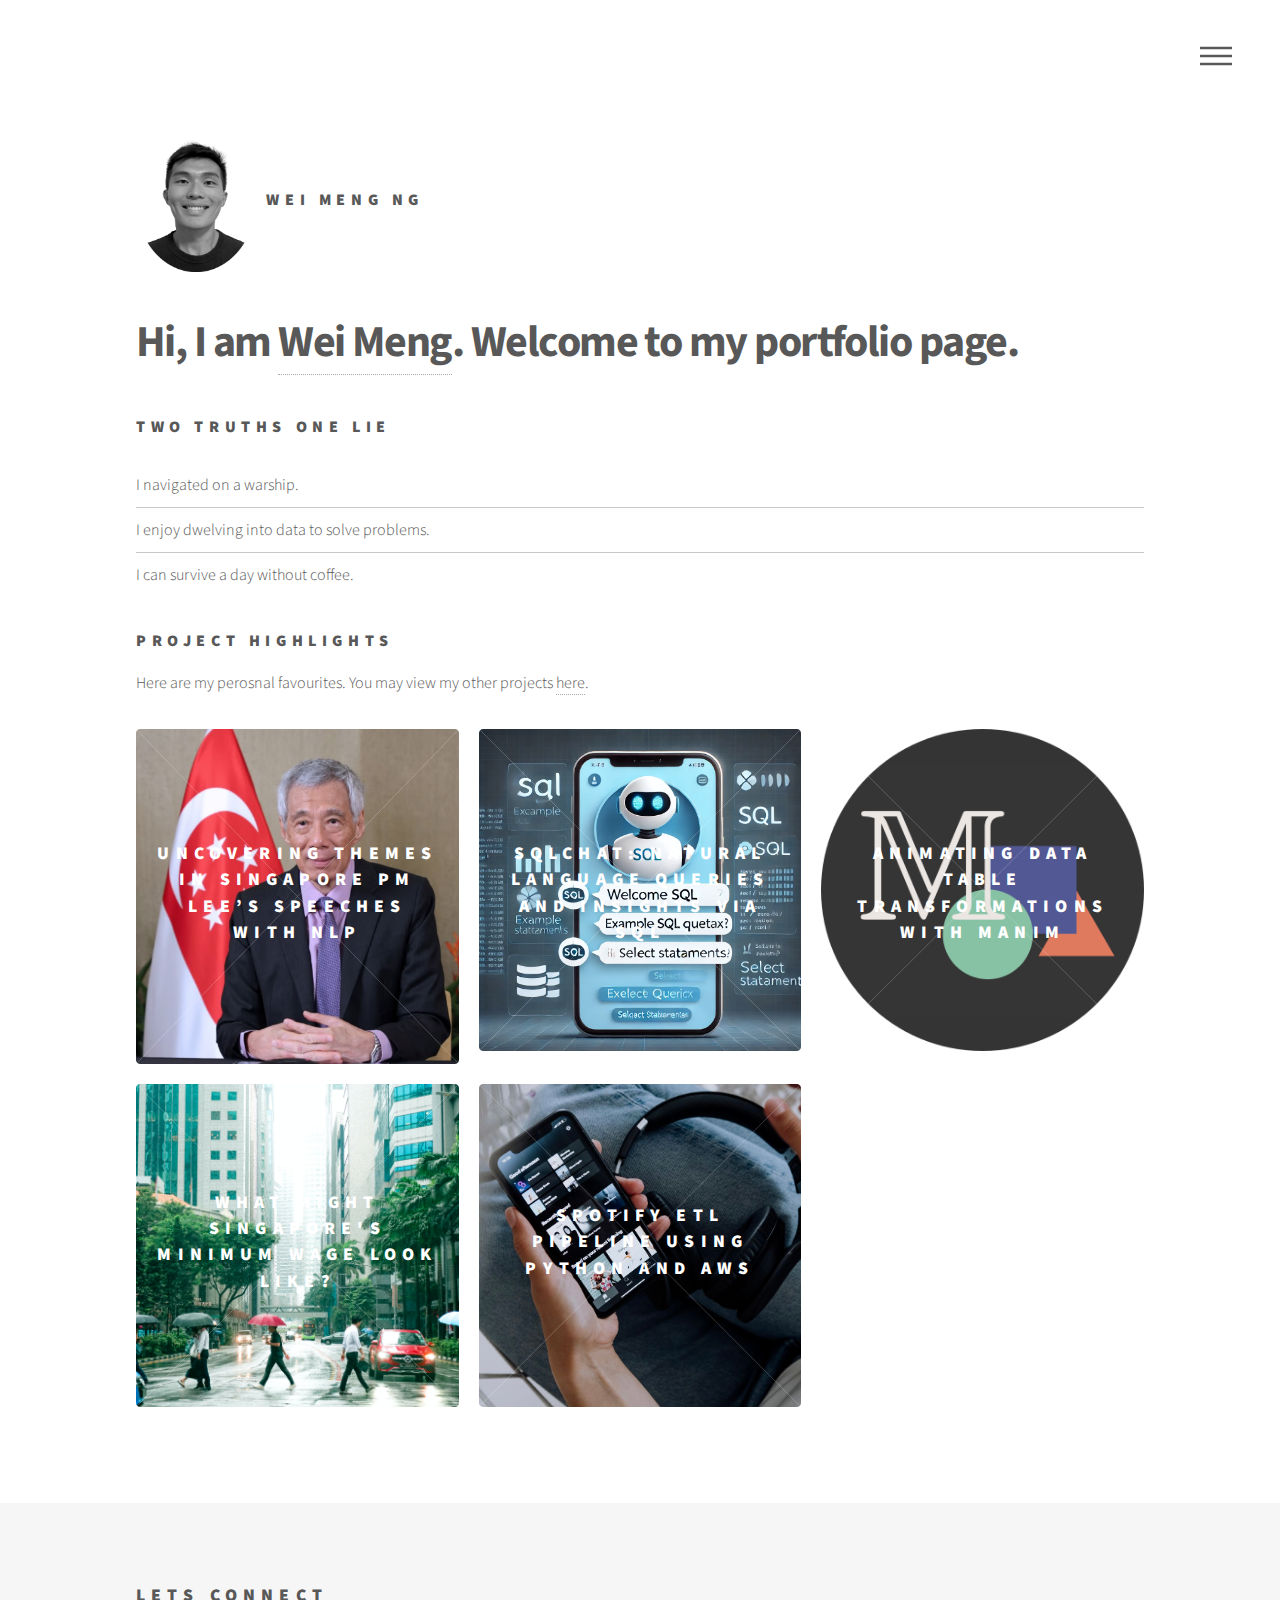
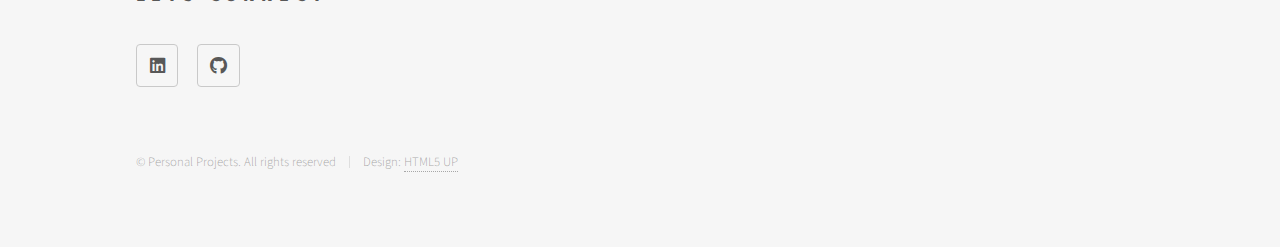
<file: index.html>
<!DOCTYPE HTML>
<!--
	Phantom by HTML5 UP
	html5up.net | @ajlkn
	Free for personal and commercial use under the CCA 3.0 license (html5up.net/license)
-->
<html>
	<head>
		<title>Home - Wei Meng</title>
		<meta charset="utf-8" />
		<meta name="viewport" content="width=device-width, initial-scale=1, user-scalable=no" />
		<link rel="stylesheet" href="assets/css/main.css" />
		<noscript><link rel="stylesheet" href="assets/css/noscript.css" /></noscript>
	</head>
	<body class="is-preload">
		<!-- Wrapper -->
			<div id="wrapper">

				<!-- Header -->
					<header id="header">
						<div class="inner">

							<!-- Logo -->
								<a href="index.html" class="logo">
									<span class="symbol"><img src="images/headshot_oval_bw.png" alt="" /></span><span class="title">WEI MENG NG</span>
								</a>

							<!-- Nav -->
								<nav>
									<ul>
										<li><a href="#menu">Menu</a></li>
									</ul>
								</nav>

						</div>
					</header>

				<!-- Menu -->
					<nav id="menu">
						<h2>Menu</h2>
						<ul>
							<li><a href="index.html">Home</a></li>
							<li><a href="aboutme.html">About Me</a></li>
							<li><a href="project.html">Personal Projects</a></li>
							<li><a href="resume.html">Resume</a></li>
						</ul>
					</nav>

				<!-- Main -->
					<div id="main">
						<div class="inner">
							<header>
								<h1>Hi, I am <a href = "aboutme.html">Wei Meng</a>. Welcome to my portfolio page.</h1>
								<h3>TWO TRUTHS ONE LIE</h3>
								<ul class = "alt">
									<li> I navigated on a warship.</li>
									<li> I enjoy dwelving into data to solve problems.</li>
									<li> I can survive a day without coffee.</li>
								</ul>
							</header>
							<header>
								<h3>PROJECT HIGHLIGHTS</h3>
								<p>Here are my perosnal favourites. You may view my other projects <a href = "project.html">here</a>.</p>
							</header>
							<section class="tiles">
								<article class="style7">
                                    <span class="image">
                                        <img src="images/ndr_image/pmlee.png" alt="" />
                                    </span>
                                    <a href="https://nlp-national-day-speeches.streamlit.app/" target="_blank">
                                        <h2>Uncovering Themes in Singapore PM Lee’s Speeches with NLP</h2>
                                        <div class="content">
                                            <p>Skills: Python, NLP, BeautifulSoup, OpenAI GPT, TextBlob</p>
                                        </div>
                                    </a>
                                </article>
								<article class="style7">
                                    <span class="image">
                                        <img src="images/sql_chat/chatbot.png" alt="" />
                                    </span>
                                    <a href="https://sql-chat.streamlit.app/" target="_blank">
                                        <h2>SQLChat: Natural Language Queries and Insights via SQL</h2>
                                        <div class="content">
                                            <p>Skills: SQL, Python, LangChain, OpenAI GPT</p>
                                        </div>
                                    </a>
                                </article>
								<article class="style7">
									<span class="image">
										<img src="images/data_animation/manim.png" alt="Data Animation Project" />
									</span>
									<a href="https://data-animation.streamlit.app/" target="_blank">
										<h2>Animating Data Table Transformations with Manim</h2>
										<div class="content">
											<p>Skills: Python, Streamlit, Data Visualization, Pandas, Manim</p>
										</div>
									</a>
								</article>								
								<article class="style7">
                                    <span class="image">
                                        <img src="images/sgwage.jpeg" alt="" />
                                    </span>
                                    <a href="sgminwage.html">
                                        <h2>What might Singapore's Minimum Wage look like?</h2>
                                        <div class="content">
                                            <p>Skills: Python, Scikit-learn, Tableau</p>
                                        </div>
                                    </a>
                                </article>
								<article class="style7">
									<span class="image">
										<img src="images/spotify_square.jpg" alt="" />
									</span>
									<a href="https://github.com/ngweimeng/Spotify_ETL_Pipeline">
										<h2>Spotify ETL Pipeline using Python and AWS</h2>
										<div class="content">
											<p>Skills: Python, ETL, AWS</p>
										</div>
									</a>
								</article>
								<!-- <article class="style3">
									<span class="image">
										<img src="images/pic03.jpg" alt="" />
									</span>
									<a href="generic.html">
										<h2>Feugiat</h2>
										<div class="content">
											<p>Sed nisl arcu euismod sit amet nisi lorem etiam dolor veroeros et feugiat.</p>
										</div>
									</a>
								</article> --> 
								<!-- <article class="style4">
									<span class="image">
										<img src="images/pic04.jpg" alt="" />
									</span>
									<a href="generic.html">
										<h2>Tempus</h2>
										<div class="content">
											<p>Sed nisl arcu euismod sit amet nisi lorem etiam dolor veroeros et feugiat.</p>
										</div>
									</a>
								</article>
								<article class="style5">
									<span class="image">
										<img src="images/pic05.jpg" alt="" />
									</span>
									<a href="generic.html">
										<h2>Aliquam</h2>
										<div class="content">
											<p>Sed nisl arcu euismod sit amet nisi lorem etiam dolor veroeros et feugiat.</p>
										</div>
									</a>
								</article>
								<article class="style6">
									<span class="image">
										<img src="images/pic06.jpg" alt="" />
									</span>
									<a href="generic.html">
										<h2>Veroeros</h2>
										<div class="content">
											<p>Sed nisl arcu euismod sit amet nisi lorem etiam dolor veroeros et feugiat.</p>
										</div>
									</a>
								</article> -->
							</section>
						</div>
					</div>

				<!-- Footer -->
					<footer id="footer">
						<div class="inner">
							<section>
								<h2>LETS CONNECT</h2>
								<ul class="icons">
									<li><a href="https://www.linkedin.com/in/weimengng/" class="icon brands style2 fa-linkedin"><span class="label">LinkedIn</span></a></li>
									<li><a href="https://github.com/ngweimeng" class="icon brands style2 fa-github"><span class="label">GitHub</span></a></li>
								</ul>
							</section>
							<ul class="copyright">
								<li>&copy; Personal Projects. All rights reserved</li><li>Design: <a href="http://html5up.net">HTML5 UP</a></li>
							</ul>
						</div>
					</footer>

			</div>

		<!-- Scripts -->
			<script src="assets/js/jquery.min.js"></script>
			<script src="assets/js/browser.min.js"></script>
			<script src="assets/js/breakpoints.min.js"></script>
			<script src="assets/js/util.js"></script>
			<script src="assets/js/main.js"></script>

	</body>
</html>
</file>
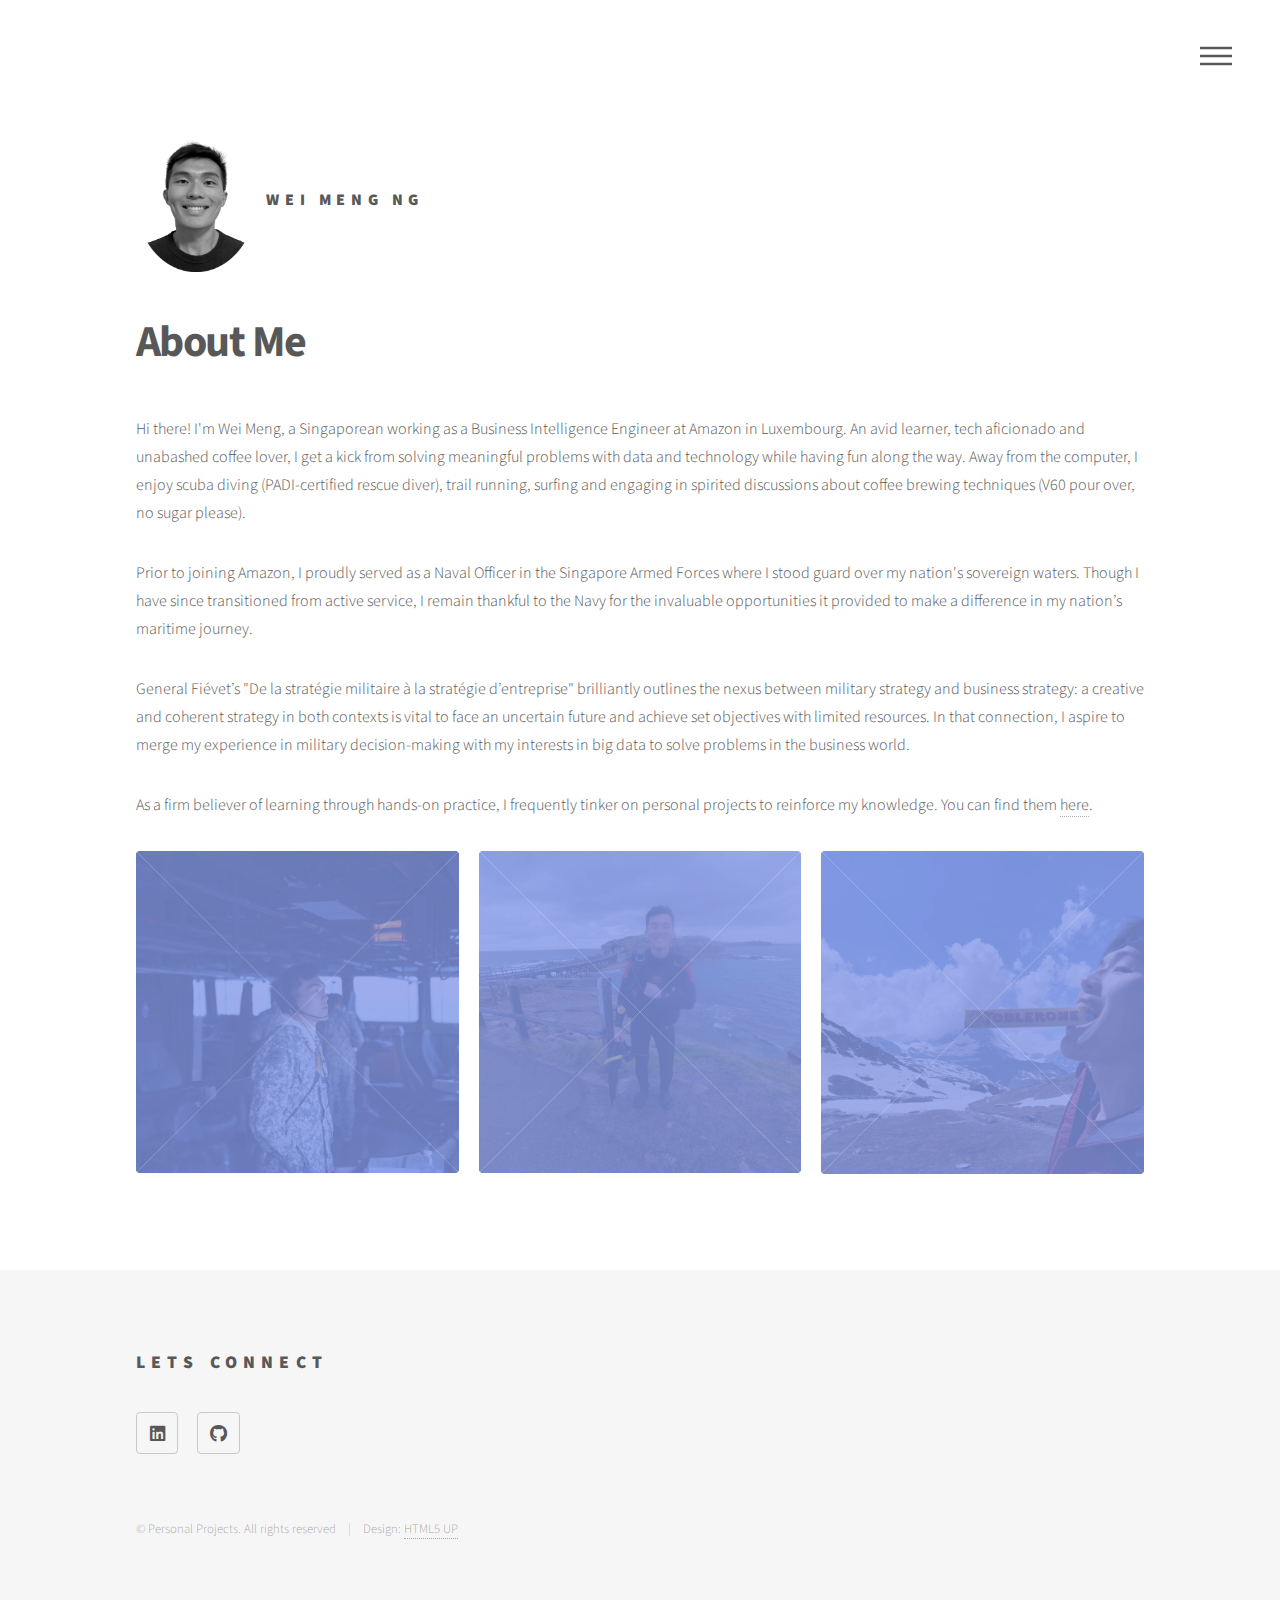
<file: aboutme.html>
<!DOCTYPE HTML>
<!--
	Phantom by HTML5 UP
	html5up.net | @ajlkn
	Free for personal and commercial use under the CCA 3.0 license (html5up.net/license)
-->
<html>
	<head>
		<title>About Me</title>
		<meta charset="utf-8" />
		<meta name="viewport" content="width=device-width, initial-scale=1, user-scalable=no" />
		<link rel="stylesheet" href="assets/css/main.css" />
		<noscript><link rel="stylesheet" href="assets/css/noscript.css" /></noscript>
	</head>
	<body class="is-preload">
		<!-- Wrapper -->
			<div id="wrapper">

				<!-- Header -->
					<header id="header">
						<div class="inner">

							<!-- Logo -->
								<a href="index.html" class="logo">
									<span class="symbol"><img src="images/headshot_oval_bw.png" alt="" /></span><span class="title">WEI MENG NG</span>
								</a>

							<!-- Nav -->
								<nav>
									<ul>
										<li><a href="#menu">Menu</a></li>
									</ul>
								</nav>

						</div>
					</header>

				<!-- Menu -->
					<nav id="menu">
						<h2>Menu</h2>
						<ul>
							<li><a href="index.html">Home</a></li>
							<li><a href="aboutme.html">About Me</a></li>
							<li><a href="project.html">Personal Projects</a></li>
							<li><a href="resume.html">Resume</a></li>
						</ul>
					</nav>

				<!-- Main -->
					<div id="main">
						<div class="inner">
							<h1>About Me</h1>
                            <p>Hi there! I'm Wei Meng, a Singaporean working as a Business Intelligence Engineer at Amazon in Luxembourg. An avid learner, tech aficionado and unabashed coffee lover, I get a kick from solving meaningful problems with data and technology while having fun along the way. Away from the computer, I enjoy scuba diving (PADI-certified rescue diver), trail running, surfing and engaging in spirited discussions about coffee brewing techniques (V60 pour over, no sugar please). </p>
                            <p>Prior to joining Amazon, I proudly served as a Naval Officer in the Singapore Armed Forces where I stood guard over my nation's sovereign waters. Though I have since transitioned from active service, I remain thankful to the Navy for the invaluable opportunities it provided to make a difference in my nation’s maritime journey. </p>
                            <p>General Fiévet’s "De la stratégie militaire à la stratégie d’entreprise" brilliantly outlines the nexus between military strategy and business strategy: a creative and coherent strategy in both contexts is vital to face an uncertain future and achieve set objectives with limited resources. In that connection, I aspire to merge my experience in military decision-making with my interests in big data to solve problems in the business world. </p>
                            <p>As a firm believer of learning through hands-on practice, I frequently tinker on personal projects to reinforce my knowledge. You can find them <a href = "project.html">here</a>.</p>
                            <!-- <span class="image main"><img src="images/navyphoto.jpg" alt="" /></span> -->
                            <section class="tiles">
                                <article class="style6">
                                    <span class="image">
                                        <img src="images/navyphoto.jpg" alt="" />
                                    </span>
                                    <a 
                                        <h2></h2>
                                        <div class="content">
                                            <p>Officer-of-the-Watch (OOW) onboard RSS Supreme, a Formidable-class Stealth Frigate and the flagship strike craft of the Singapore Armed Forces.</p>
                                        </div>
                                    </a>
                                </article>
                                <article class="style6">
                                    <span class="image">
                                        <img src="images/profpic_sqr.jpg" alt="" />
                                    </span>
                                    <a 
                                        <h2></h2>
                                        <div class="content">
                                            <p>Completed my PADI Rescue Diver certification in stunning Australia!</p>
                                        </div>
                                    </a>
                                </article>
                                <article class="style6">
                                    <span class="image">
                                        <img src="images/toblerone.JPG" alt="" />
                                    </span>
                                    <a 
                                        <h2></h2>
                                        <div class="content">
                                            <p>Did it for the gram! Switzerland has been absolutely breathtaking and I look forward to my next visit.</p>
                                        </div>
                                    </a>
                                </article>
                            </section>
                        </div>    
					</div>

				<!-- Footer -->
                <footer id="footer">
                    <div class="inner">
                        <section>
                            <h2>LETS CONNECT</h2>
                            <ul class="icons">
                                <li><a href="https://www.linkedin.com/in/weimengng/" class="icon brands style2 fa-linkedin"><span class="label">LinkedIn</span></a></li>
                                <li><a href="https://github.com/ngweimeng" class="icon brands style2 fa-github"><span class="label">GitHub</span></a></li>
                            </ul>
                        </section>
                        <ul class="copyright">
                            <li>&copy; Personal Projects. All rights reserved</li><li>Design: <a href="http://html5up.net">HTML5 UP</a></li>
                        </ul>
                    </div>
                </footer>

			</div>

		<!-- Scripts -->
			<script src="assets/js/jquery.min.js"></script>
			<script src="assets/js/browser.min.js"></script>
			<script src="assets/js/breakpoints.min.js"></script>
			<script src="assets/js/util.js"></script>
			<script src="assets/js/main.js"></script>

	</body>
</html>
</file>
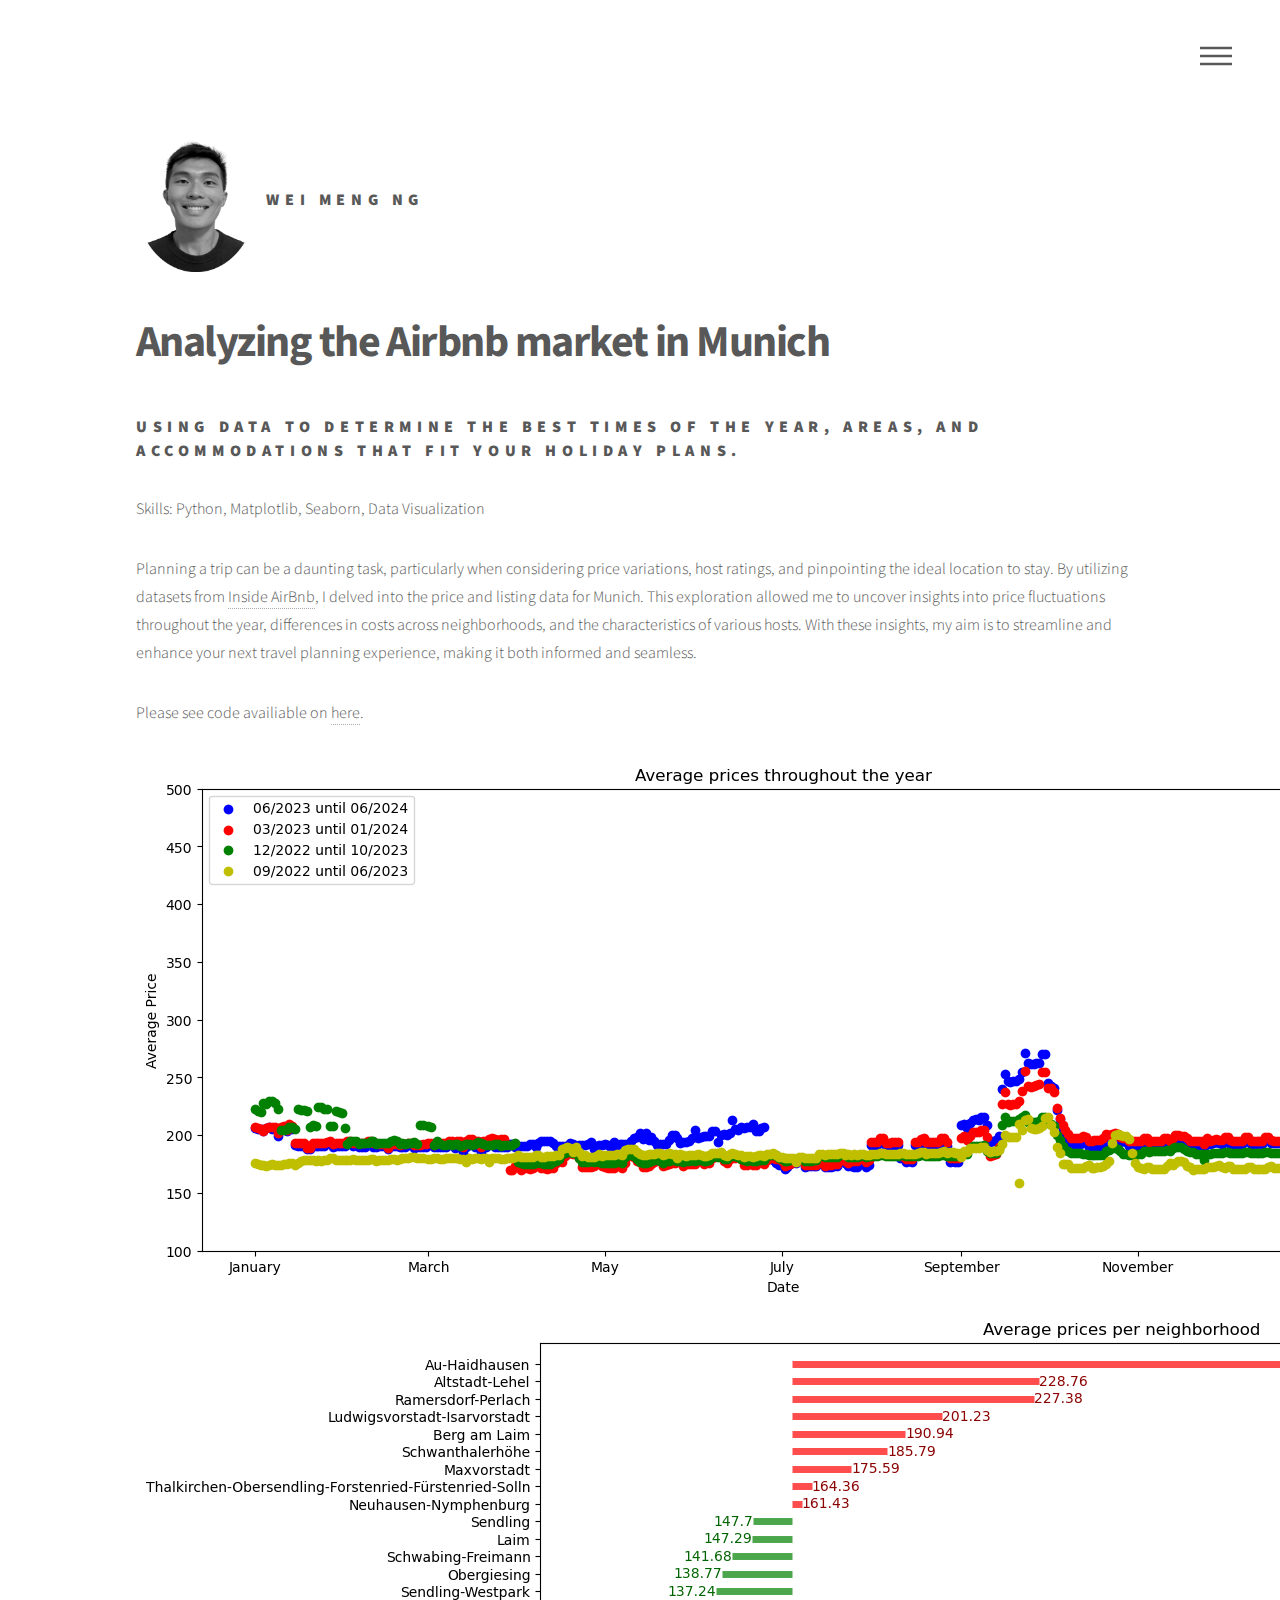
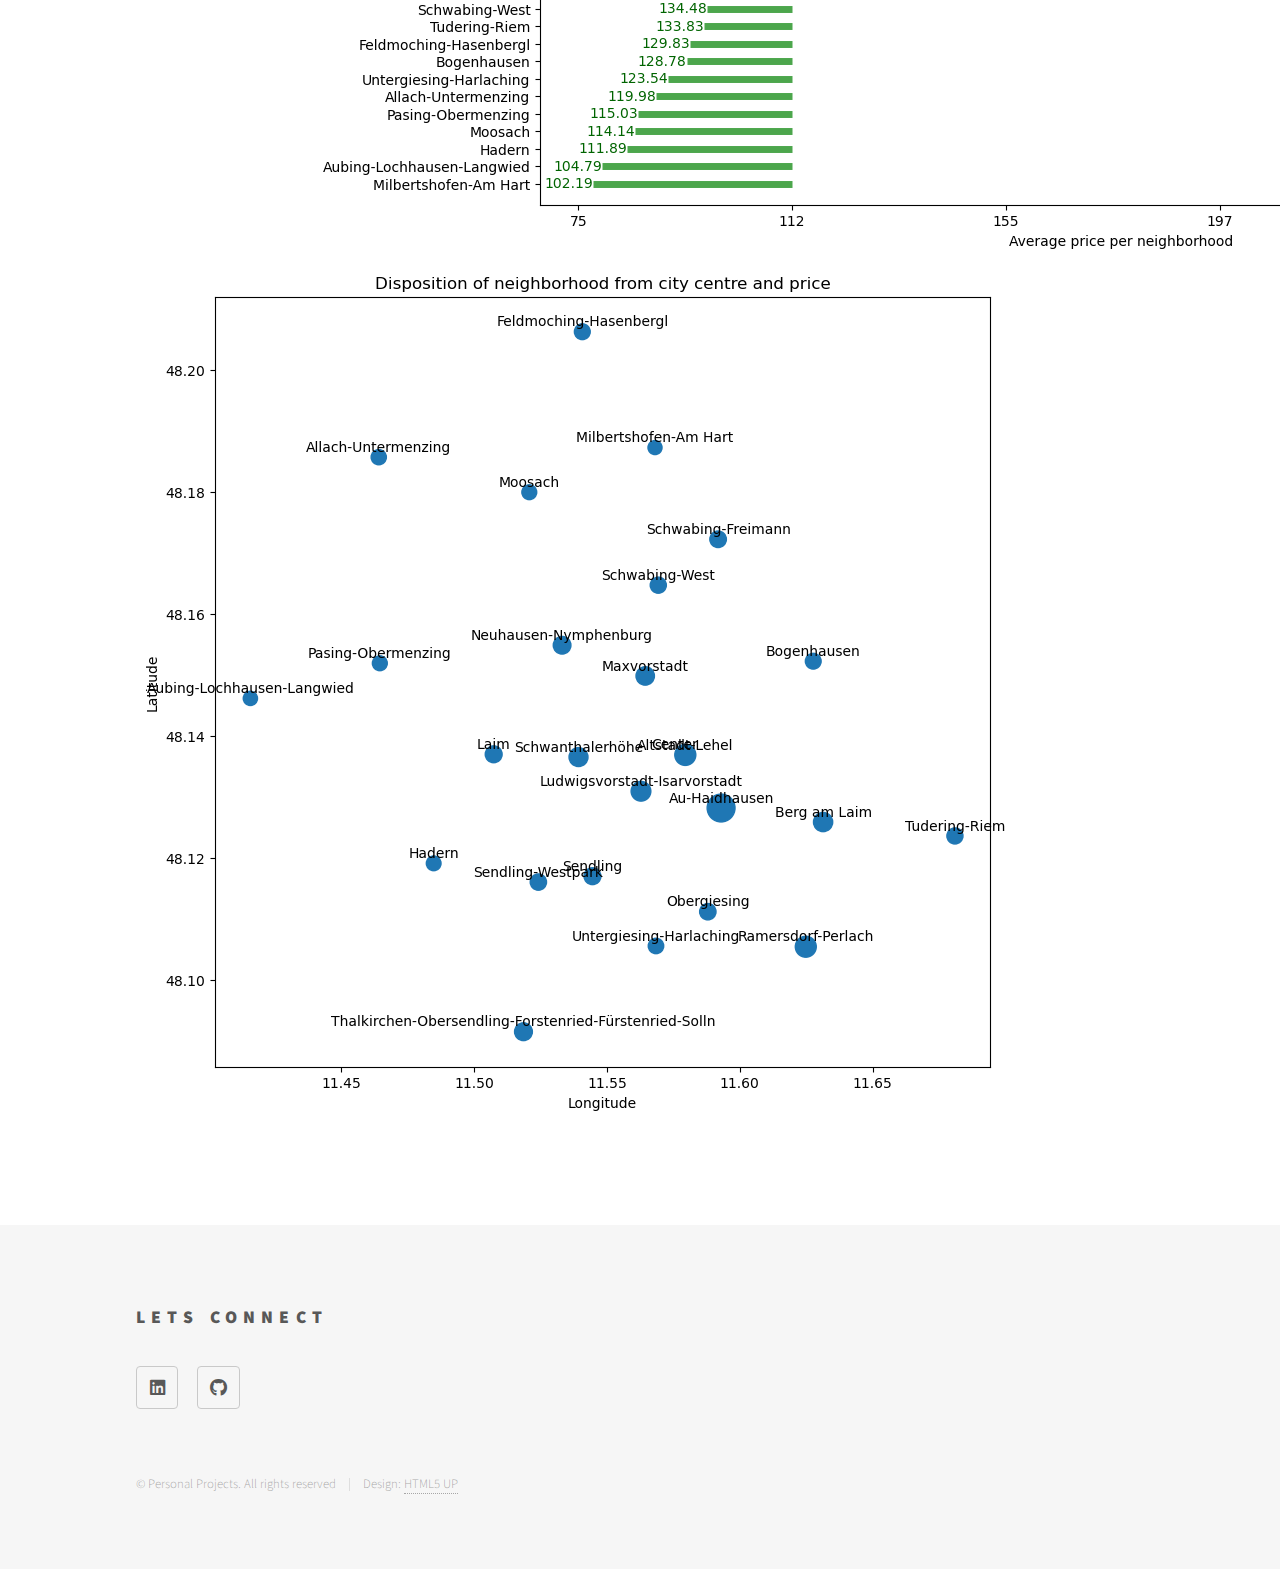
<file: airbnb_munich.html>
<!DOCTYPE HTML>
<!--
	Phantom by HTML5 UP
	html5up.net | @ajlkn
	Free for personal and commercial use under the CCA 3.0 license (html5up.net/license)
-->
<html>
	<head>
		<title>Analyzing the Airbnb market in Munich</title>
		<meta charset="utf-8" />
		<meta name="viewport" content="width=device-width, initial-scale=1, user-scalable=no" />
		<link rel="stylesheet" href="assets/css/main.css" />
		<noscript><link rel="stylesheet" href="assets/css/noscript.css" /></noscript>
	</head>
	<body class="is-preload">
		<!-- Wrapper -->
			<div id="wrapper">

				<!-- Header -->
					<header id="header">
						<div class="inner">

							<!-- Logo -->
								<a href="index.html" class="logo">
									<span class="symbol"><img src="images/headshot_oval_bw.png" alt="" /></span><span class="title">WEI MENG NG</span>
								</a>

							<!-- Nav -->
								<nav>
									<ul>
										<li><a href="#menu">Menu</a></li>
									</ul>
								</nav>

						</div>
					</header>

				<!-- Menu -->
					<nav id="menu">
						<h2>Menu</h2>
						<ul>
							<li><a href="index.html">Home</a></li>
							<li><a href="aboutme.html">About Me</a></li>
							<li><a href="project.html">Personal Projects</a></li>
							<li><a href="resume.html">Resume</a></li>
						</ul>
					</nav>

				<!-- Main -->
					<div id="main">
						<div class="inner">
							<h1>Analyzing the Airbnb market in Munich</h1>
							<!-- <span class="image main"><img src="images/pic13.jpg" alt="" /></span> -->
                            <header>
								<h3>Using data to determine the best times of the year, areas, and accommodations that fit your holiday plans.</h3>
							</header>
                            <p>Skills: Python, Matplotlib, Seaborn, Data Visualization</p>
                            <p>Planning a trip can be a daunting task, particularly when considering price variations, host ratings, and pinpointing the ideal location to stay. By utilizing datasets from <a href="http://insideairbnb.com/get-the-data/">Inside AirBnb</a>, I delved into the price and listing data for Munich. This exploration allowed me to uncover insights into price fluctuations throughout the year, differences in costs across neighborhoods, and the characteristics of various hosts. With these insights, my aim is to streamline and enhance your next travel planning experience, making it both informed and seamless.</p>
                            <p>Please see code availiable on <a href="https://nbviewer.org/github/ngweimeng/airbnb-munich-analysis/blob/main/Airbnb%20Munich%20Analysis.ipynb"> here</a>.</p>
                            <section class= "image.main">
                                <img src="images/airbnb analysis/avg price through the year.png" alt="">
                                <img src="images/airbnb analysis/avg price per neighborhood.png" alt="">
                                <img src="images/airbnb analysis/disposition of cities.png" alt="">
                            </section>
                        </div>   
					</div>

				<!-- Footer -->
                <footer id="footer">
                    <div class="inner">
                        <section>
                            <h2>LETS CONNECT</h2>
                            <ul class="icons">
                                <li><a href="https://www.linkedin.com/in/weimengng/" class="icon brands style2 fa-linkedin"><span class="label">LinkedIn</span></a></li>
                                <li><a href="https://github.com/ngweimeng" class="icon brands style2 fa-github"><span class="label">GitHub</span></a></li>
                            </ul>
                        </section>
                        <ul class="copyright">
                            <li>&copy; Personal Projects. All rights reserved</li><li>Design: <a href="http://html5up.net">HTML5 UP</a></li>
                        </ul>
                    </div>
                </footer>

			</div>

		<!-- Scripts -->
			<script src="assets/js/jquery.min.js"></script>
			<script src="assets/js/browser.min.js"></script>
			<script src="assets/js/breakpoints.min.js"></script>
			<script src="assets/js/util.js"></script>
			<script src="assets/js/main.js"></script>

	</body>
</html>
</file>
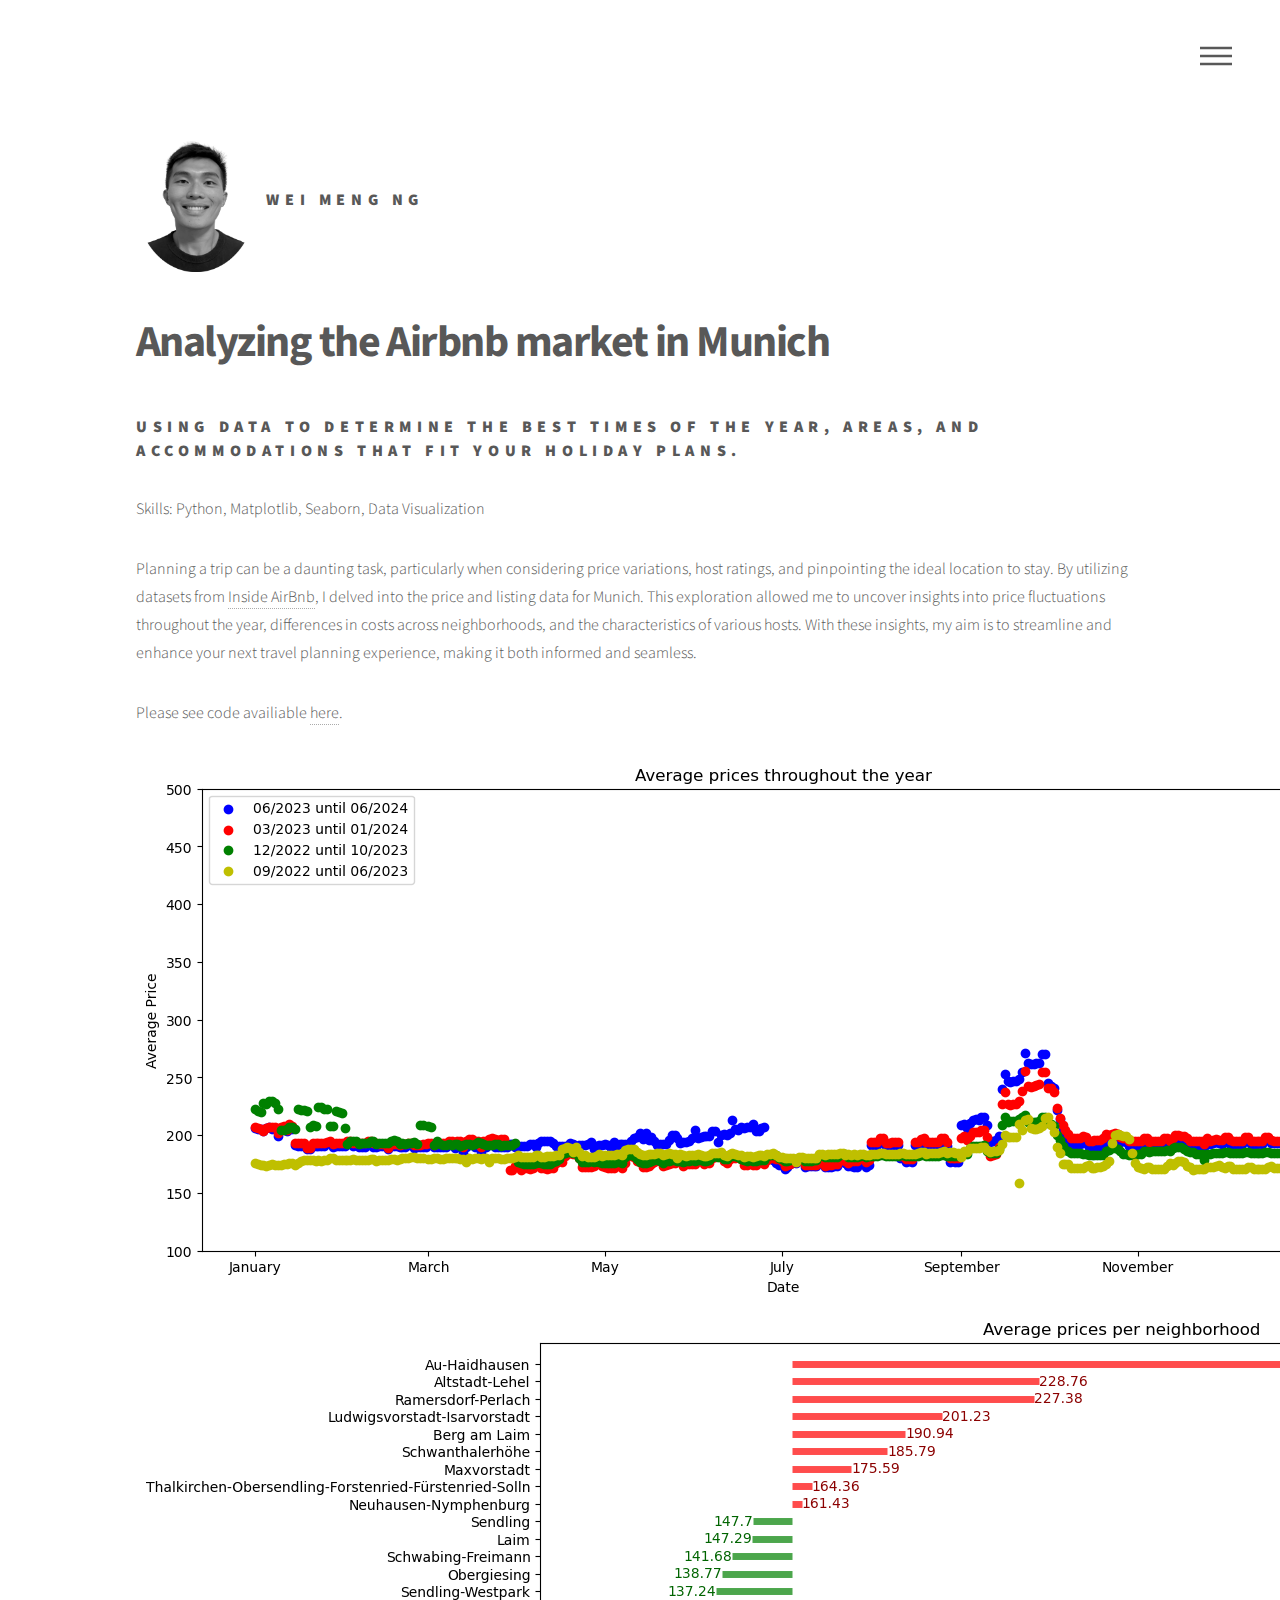
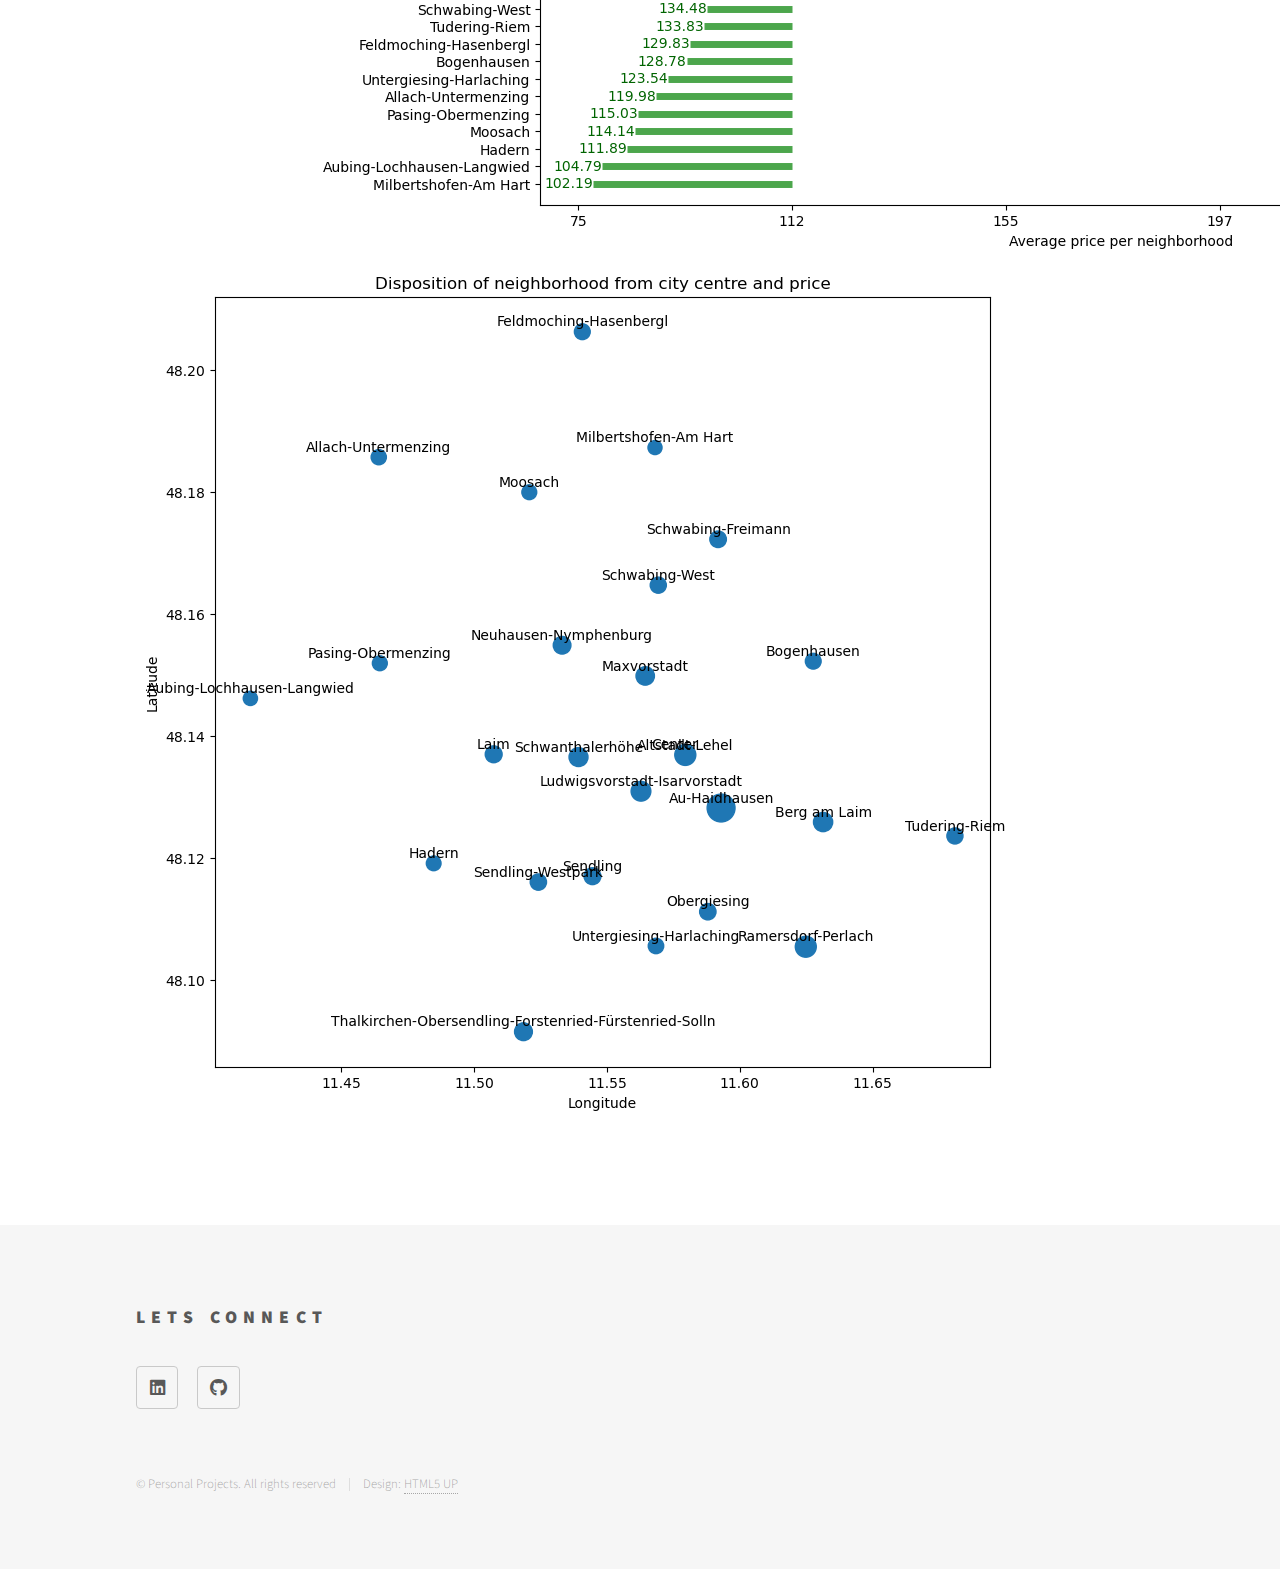
<file: airbnbmunich.html>
<!DOCTYPE HTML>
<!--
	Phantom by HTML5 UP
	html5up.net | @ajlkn
	Free for personal and commercial use under the CCA 3.0 license (html5up.net/license)
-->
<html>
	<head>
		<title>Analyzing the Airbnb market in Munich</title>
		<meta charset="utf-8" />
		<meta name="viewport" content="width=device-width, initial-scale=1, user-scalable=no" />
		<link rel="stylesheet" href="assets/css/main.css" />
		<noscript><link rel="stylesheet" href="assets/css/noscript.css" /></noscript>
	</head>
	<body class="is-preload">
		<!-- Wrapper -->
			<div id="wrapper">

				<!-- Header -->
					<header id="header">
						<div class="inner">

							<!-- Logo -->
								<a href="index.html" class="logo">
									<span class="symbol"><img src="images/headshot_oval_bw.png" alt="" /></span><span class="title">WEI MENG NG</span>
								</a>

							<!-- Nav -->
								<nav>
									<ul>
										<li><a href="#menu">Menu</a></li>
									</ul>
								</nav>

						</div>
					</header>

				<!-- Menu -->
					<nav id="menu">
						<h2>Menu</h2>
						<ul>
							<li><a href="index.html">Home</a></li>
							<li><a href="aboutme.html">About Me</a></li>
							<li><a href="project.html">Personal Projects</a></li>
							<li><a href="resume.html">Resume</a></li>
						</ul>
					</nav>

				<!-- Main -->
					<div id="main">
						<div class="inner">
							<h1>Analyzing the Airbnb market in Munich</h1>
							<!-- <span class="image main"><img src="images/pic13.jpg" alt="" /></span> -->
                            <header>
								<h3>Using data to determine the best times of the year, areas, and accommodations that fit your holiday plans.</h3>
							</header>
                            <p>Skills: Python, Matplotlib, Seaborn, Data Visualization</p>
                            <p>Planning a trip can be a daunting task, particularly when considering price variations, host ratings, and pinpointing the ideal location to stay. By utilizing datasets from <a href="http://insideairbnb.com/get-the-data/">Inside AirBnb</a>, I delved into the price and listing data for Munich. This exploration allowed me to uncover insights into price fluctuations throughout the year, differences in costs across neighborhoods, and the characteristics of various hosts. With these insights, my aim is to streamline and enhance your next travel planning experience, making it both informed and seamless.</p>
                            <p>Please see code availiable <a href="https://nbviewer.org/github/ngweimeng/airbnb-munich-analysis/blob/main/Airbnb%20Munich%20Analysis.ipynb"> here</a>.</p>
                            <section class= "image.main">
                                <img src="images/airbnb analysis/avg price through the year.png" alt="">
                                <img src="images/airbnb analysis/avg price per neighborhood.png" alt="">
                                <img src="images/airbnb analysis/disposition of cities.png" alt="">
                            </section>
                        </div>   
					</div>

				<!-- Footer -->
                <footer id="footer">
                    <div class="inner">
                        <section>
                            <h2>LETS CONNECT</h2>
                            <ul class="icons">
                                <li><a href="https://www.linkedin.com/in/weimengng/" class="icon brands style2 fa-linkedin"><span class="label">LinkedIn</span></a></li>
                                <li><a href="https://github.com/ngweimeng" class="icon brands style2 fa-github"><span class="label">GitHub</span></a></li>
                            </ul>
                        </section>
                        <ul class="copyright">
                            <li>&copy; Personal Projects. All rights reserved</li><li>Design: <a href="http://html5up.net">HTML5 UP</a></li>
                        </ul>
                    </div>
                </footer>

			</div>

		<!-- Scripts -->
			<script src="assets/js/jquery.min.js"></script>
			<script src="assets/js/browser.min.js"></script>
			<script src="assets/js/breakpoints.min.js"></script>
			<script src="assets/js/util.js"></script>
			<script src="assets/js/main.js"></script>

	</body>
</html>
</file>
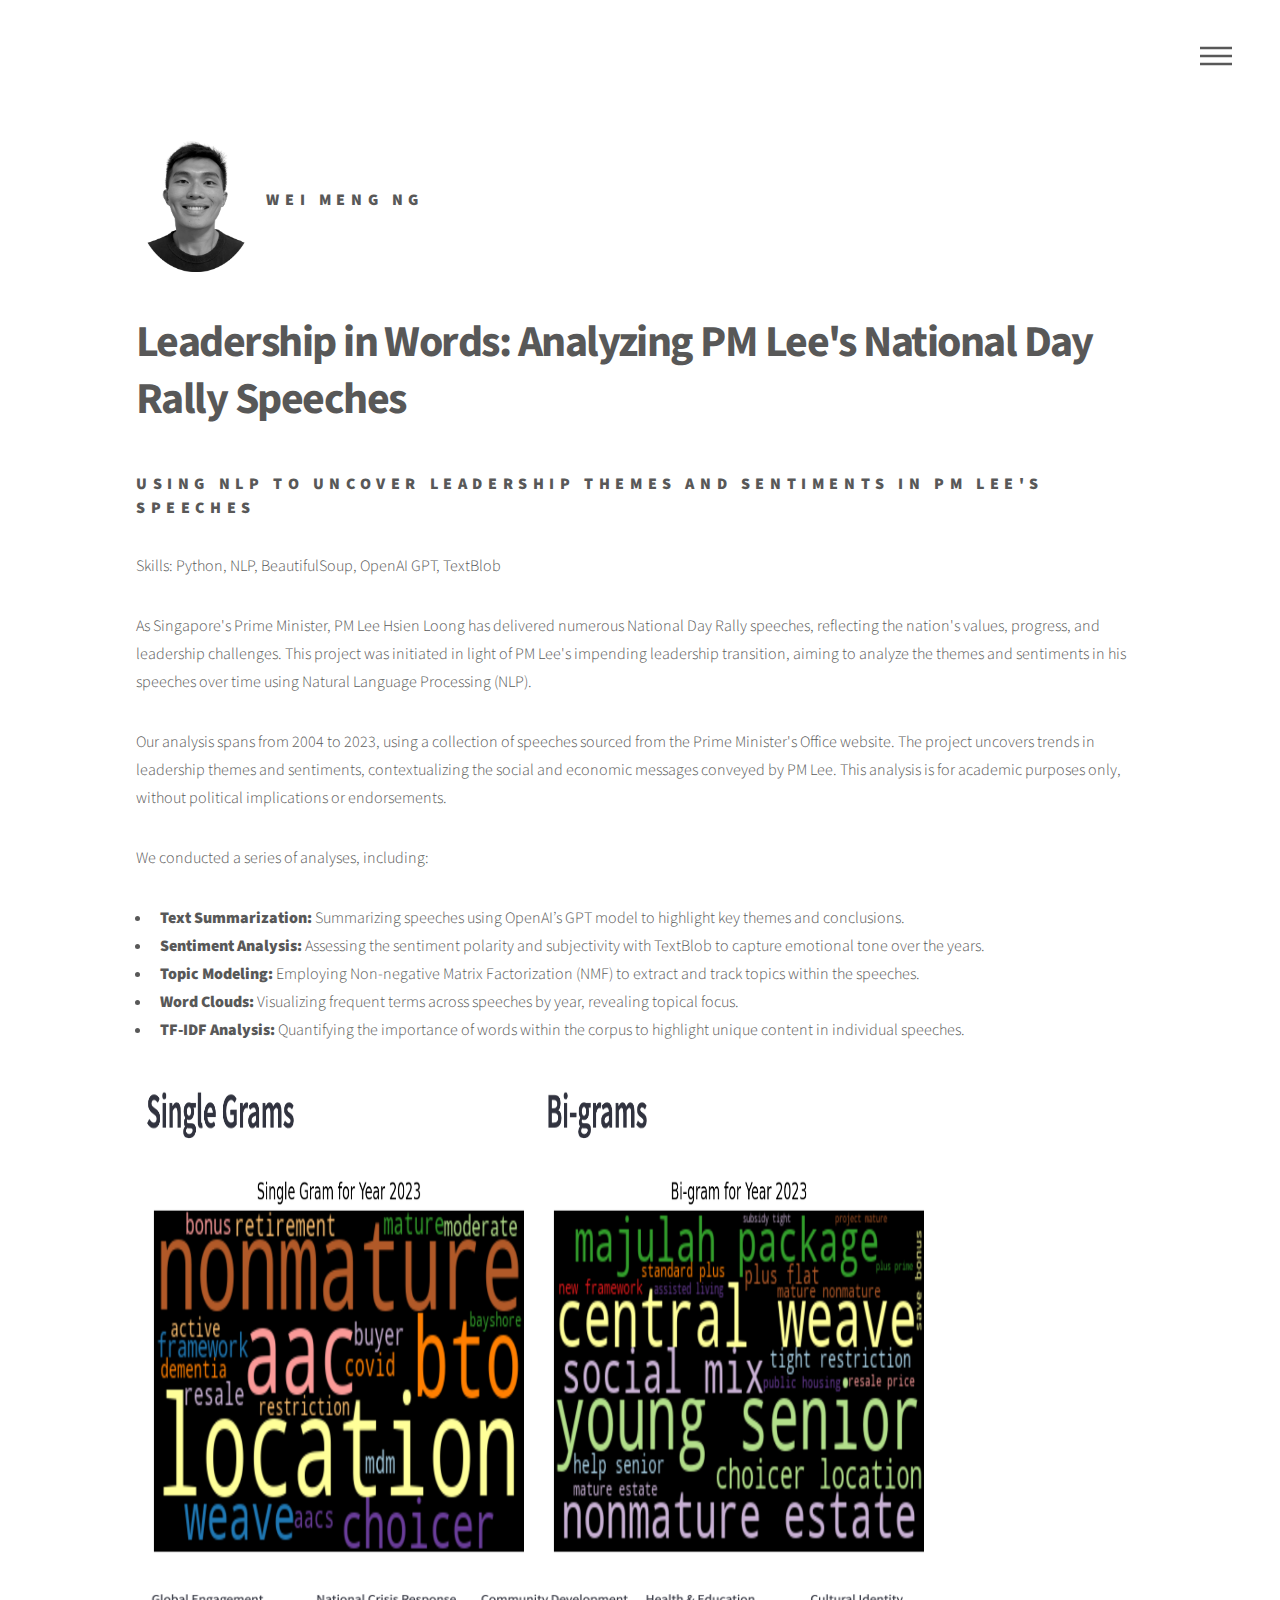
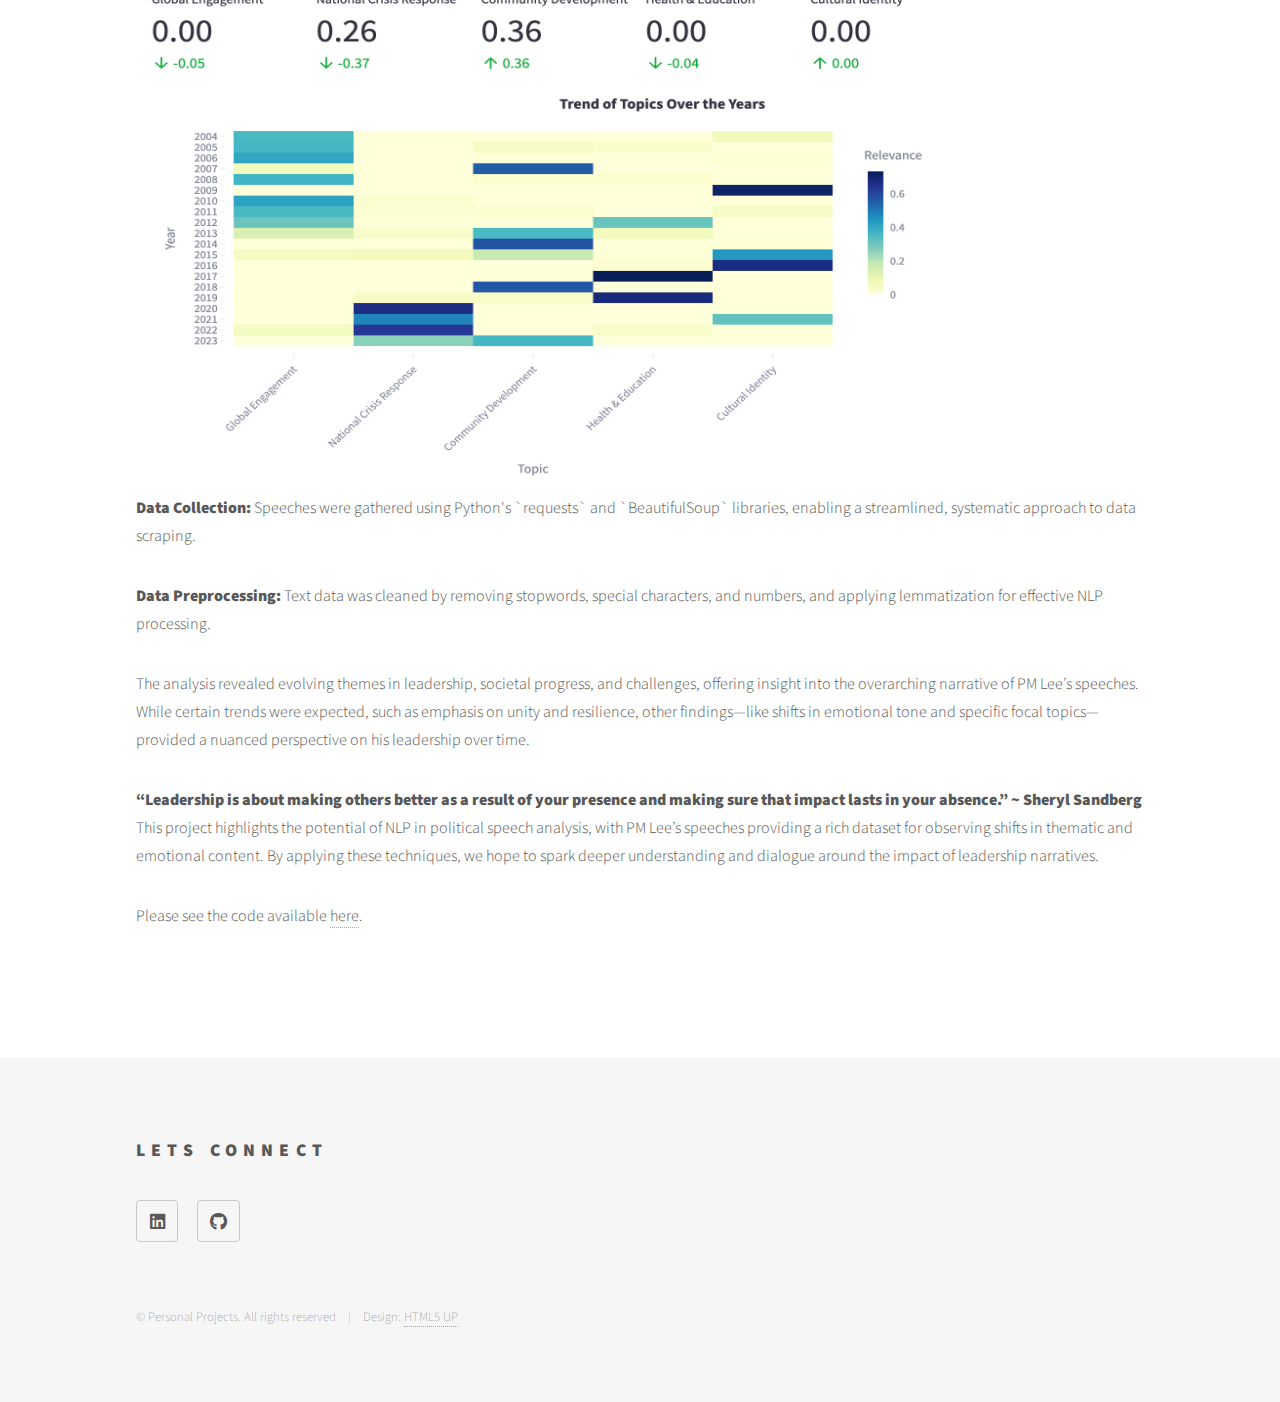
<file: nationaldayrally.html>
<!DOCTYPE HTML>
<!--
	Phantom by HTML5 UP
	html5up.net | @ajlkn
	Free for personal and commercial use under the CCA 3.0 license (html5up.net/license)
-->
<html>
	<head>
		<title>NLP on Singapore's National Day Rally</title>
		<meta charset="utf-8" />
		<meta name="viewport" content="width=device-width, initial-scale=1, user-scalable=no" />
		<link rel="stylesheet" href="assets/css/main.css" />
		<noscript><link rel="stylesheet" href="assets/css/noscript.css" /></noscript>
	</head>
	<body class="is-preload">
		<!-- Wrapper -->
			<div id="wrapper">

				<!-- Header -->
					<header id="header">
						<div class="inner">

							<!-- Logo -->
								<a href="index.html" class="logo">
									<span class="symbol"><img src="images/headshot_oval_bw.png" alt="" /></span><span class="title">WEI MENG NG</span>
								</a>

							<!-- Nav -->
								<nav>
									<ul>
										<li><a href="#menu">Menu</a></li>
									</ul>
								</nav>

						</div>
					</header>

				<!-- Menu -->
					<nav id="menu">
						<h2>Menu</h2>
						<ul>
							<li><a href="index.html">Home</a></li>
							<li><a href="aboutme.html">About Me</a></li>
							<li><a href="project.html">Personal Projects</a></li>
							<li><a href="resume.html">Resume</a></li>
						</ul>
					</nav>

				<!-- Main -->
<div id="main">
    <div class="inner">
        <h1>Leadership in Words: Analyzing PM Lee's National Day Rally Speeches</h1>
        <!-- <span class="image main"><img src="images/ndr_image.jpg" alt="PM Lee Speech Analysis" /></span> -->
        <header>
            <h3>Using NLP to Uncover Leadership Themes and Sentiments in PM Lee's Speeches</h3>
        </header>
        <p>Skills: Python, NLP, BeautifulSoup, OpenAI GPT, TextBlob</p>
        <p>As Singapore's Prime Minister, PM Lee Hsien Loong has delivered numerous National Day Rally speeches, reflecting the nation's values, progress, and leadership challenges. This project was initiated in light of PM Lee's impending leadership transition, aiming to analyze the themes and sentiments in his speeches over time using Natural Language Processing (NLP).</p>
        <p>Our analysis spans from 2004 to 2023, using a collection of speeches sourced from the Prime Minister's Office website. The project uncovers trends in leadership themes and sentiments, contextualizing the social and economic messages conveyed by PM Lee. This analysis is for academic purposes only, without political implications or endorsements.</p>

        <p>We conducted a series of analyses, including:</p>
        
        <ul>
            <li><b>Text Summarization:</b> Summarizing speeches using OpenAI’s GPT model to highlight key themes and conclusions.</li>
            <li><b>Sentiment Analysis:</b> Assessing the sentiment polarity and subjectivity with TextBlob to capture emotional tone over the years.</li>
            <li><b>Topic Modeling:</b> Employing Non-negative Matrix Factorization (NMF) to extract and track topics within the speeches.</li>
            <li><b>Word Clouds:</b> Visualizing frequent terms across speeches by year, revealing topical focus.</li>
            <li><b>TF-IDF Analysis:</b> Quantifying the importance of words within the corpus to highlight unique content in individual speeches.</li>
        </ul>

        <section class="image.main">
            <img src="images/ndr_image/wordcloud_2023.png" width="800" height="500" alt="Word Cloud 2023">
            <img src="images/ndr_image/topic_modeling.png" width="800" height="500" alt="Topic Modeling Visualization">
        </section>
        
        <p><b>Data Collection:</b> Speeches were gathered using Python's `requests` and `BeautifulSoup` libraries, enabling a streamlined, systematic approach to data scraping.</p>
        <p><b>Data Preprocessing:</b> Text data was cleaned by removing stopwords, special characters, and numbers, and applying lemmatization for effective NLP processing.</p>

        <p>The analysis revealed evolving themes in leadership, societal progress, and challenges, offering insight into the overarching narrative of PM Lee’s speeches. While certain trends were expected, such as emphasis on unity and resilience, other findings—like shifts in emotional tone and specific focal topics—provided a nuanced perspective on his leadership over time.</p>

        <b>“Leadership is about making others better as a result of your presence and making sure that impact lasts in your absence.” ~ Sheryl Sandberg</b>

        <p>This project highlights the potential of NLP in political speech analysis, with PM Lee’s speeches providing a rich dataset for observing shifts in thematic and emotional content. By applying these techniques, we hope to spark deeper understanding and dialogue around the impact of leadership narratives.</p>

        <p>Please see the code available <a href="https://github.com/ngweimeng/NLP-NDR-Speeches">here</a>.</p>
    </div>   
</div>

				<!-- Footer -->
                <footer id="footer">
                    <div class="inner">
                        <section>
                            <h2>LETS CONNECT</h2>
                            <ul class="icons">
                                <li><a href="https://www.linkedin.com/in/weimengng/" class="icon brands style2 fa-linkedin"><span class="label">LinkedIn</span></a></li>
                                <li><a href="https://github.com/ngweimeng" class="icon brands style2 fa-github"><span class="label">GitHub</span></a></li>
                            </ul>
                        </section>
                        <ul class="copyright">
                            <li>&copy; Personal Projects. All rights reserved</li><li>Design: <a href="http://html5up.net">HTML5 UP</a></li>
                        </ul>
                    </div>
                </footer>

			</div>

		<!-- Scripts -->
			<script src="assets/js/jquery.min.js"></script>
			<script src="assets/js/browser.min.js"></script>
			<script src="assets/js/breakpoints.min.js"></script>
			<script src="assets/js/util.js"></script>
			<script src="assets/js/main.js"></script>

	</body>
</html>
</file>
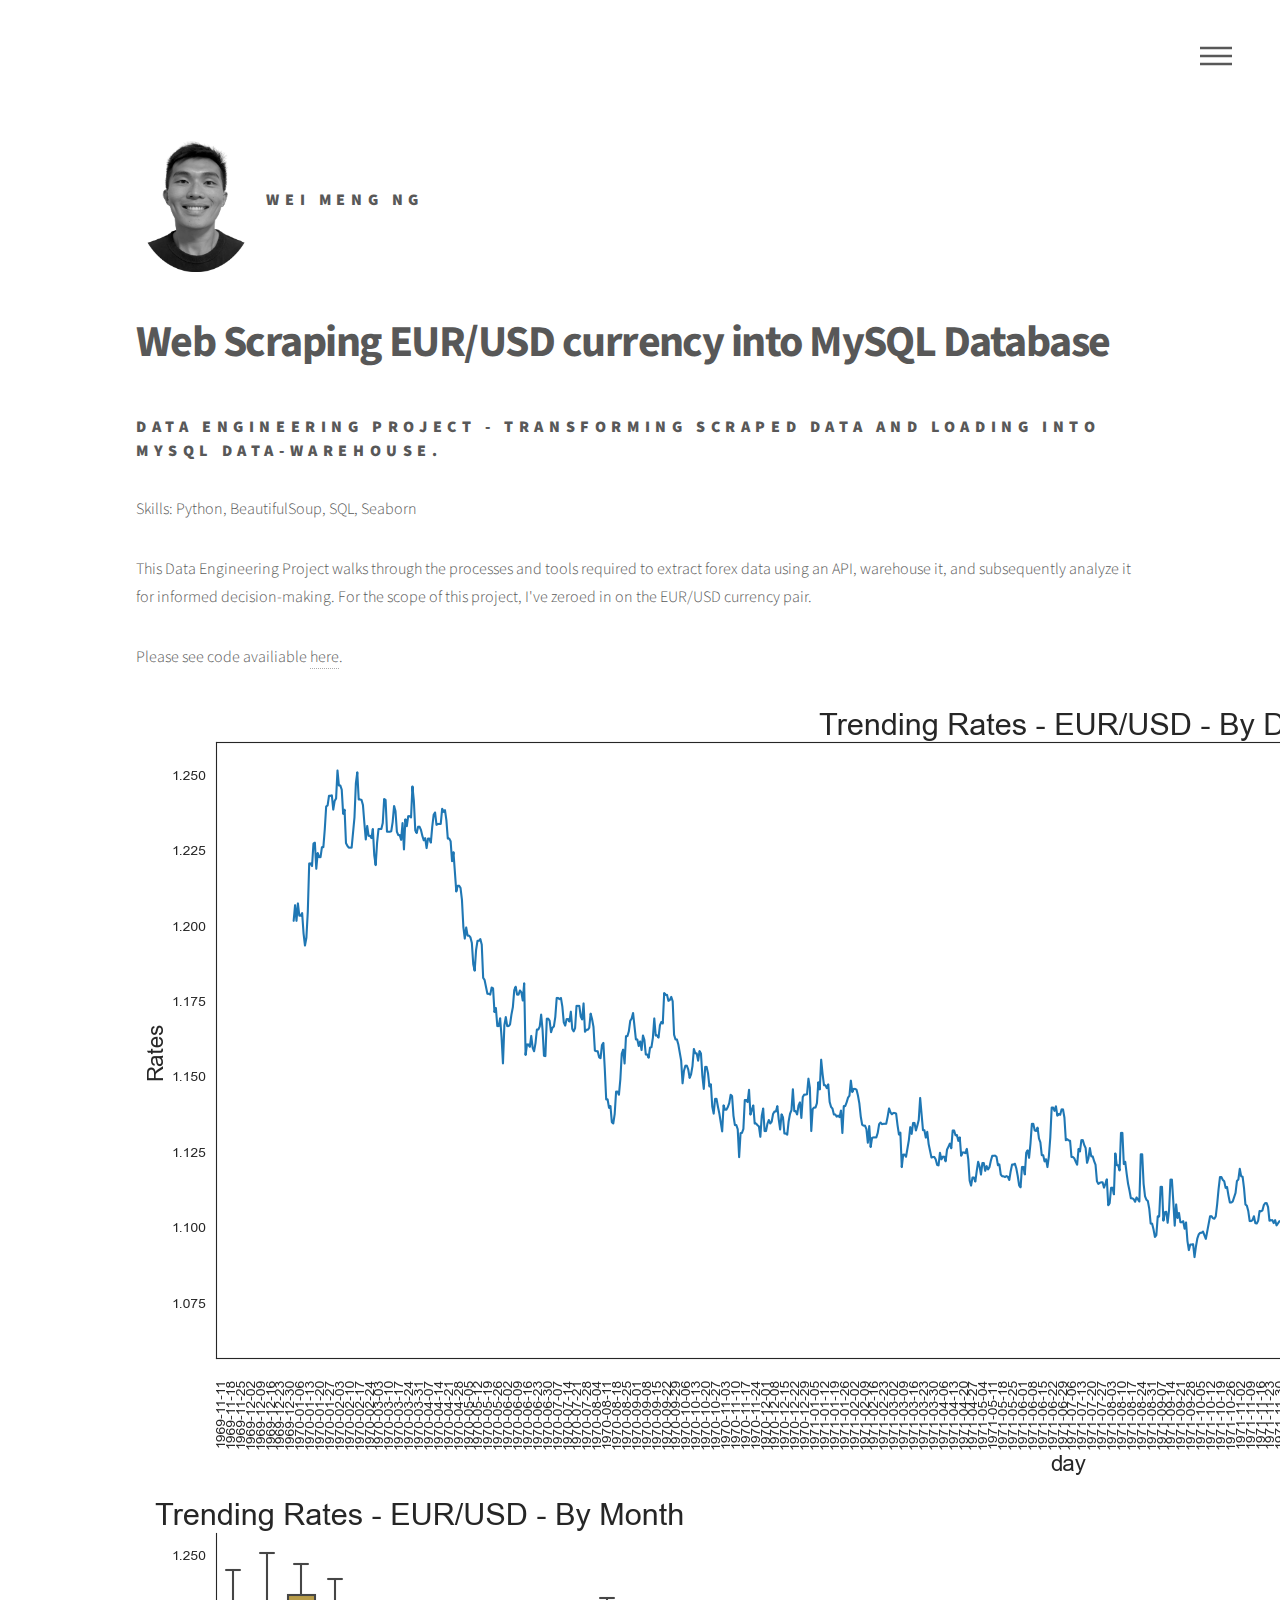
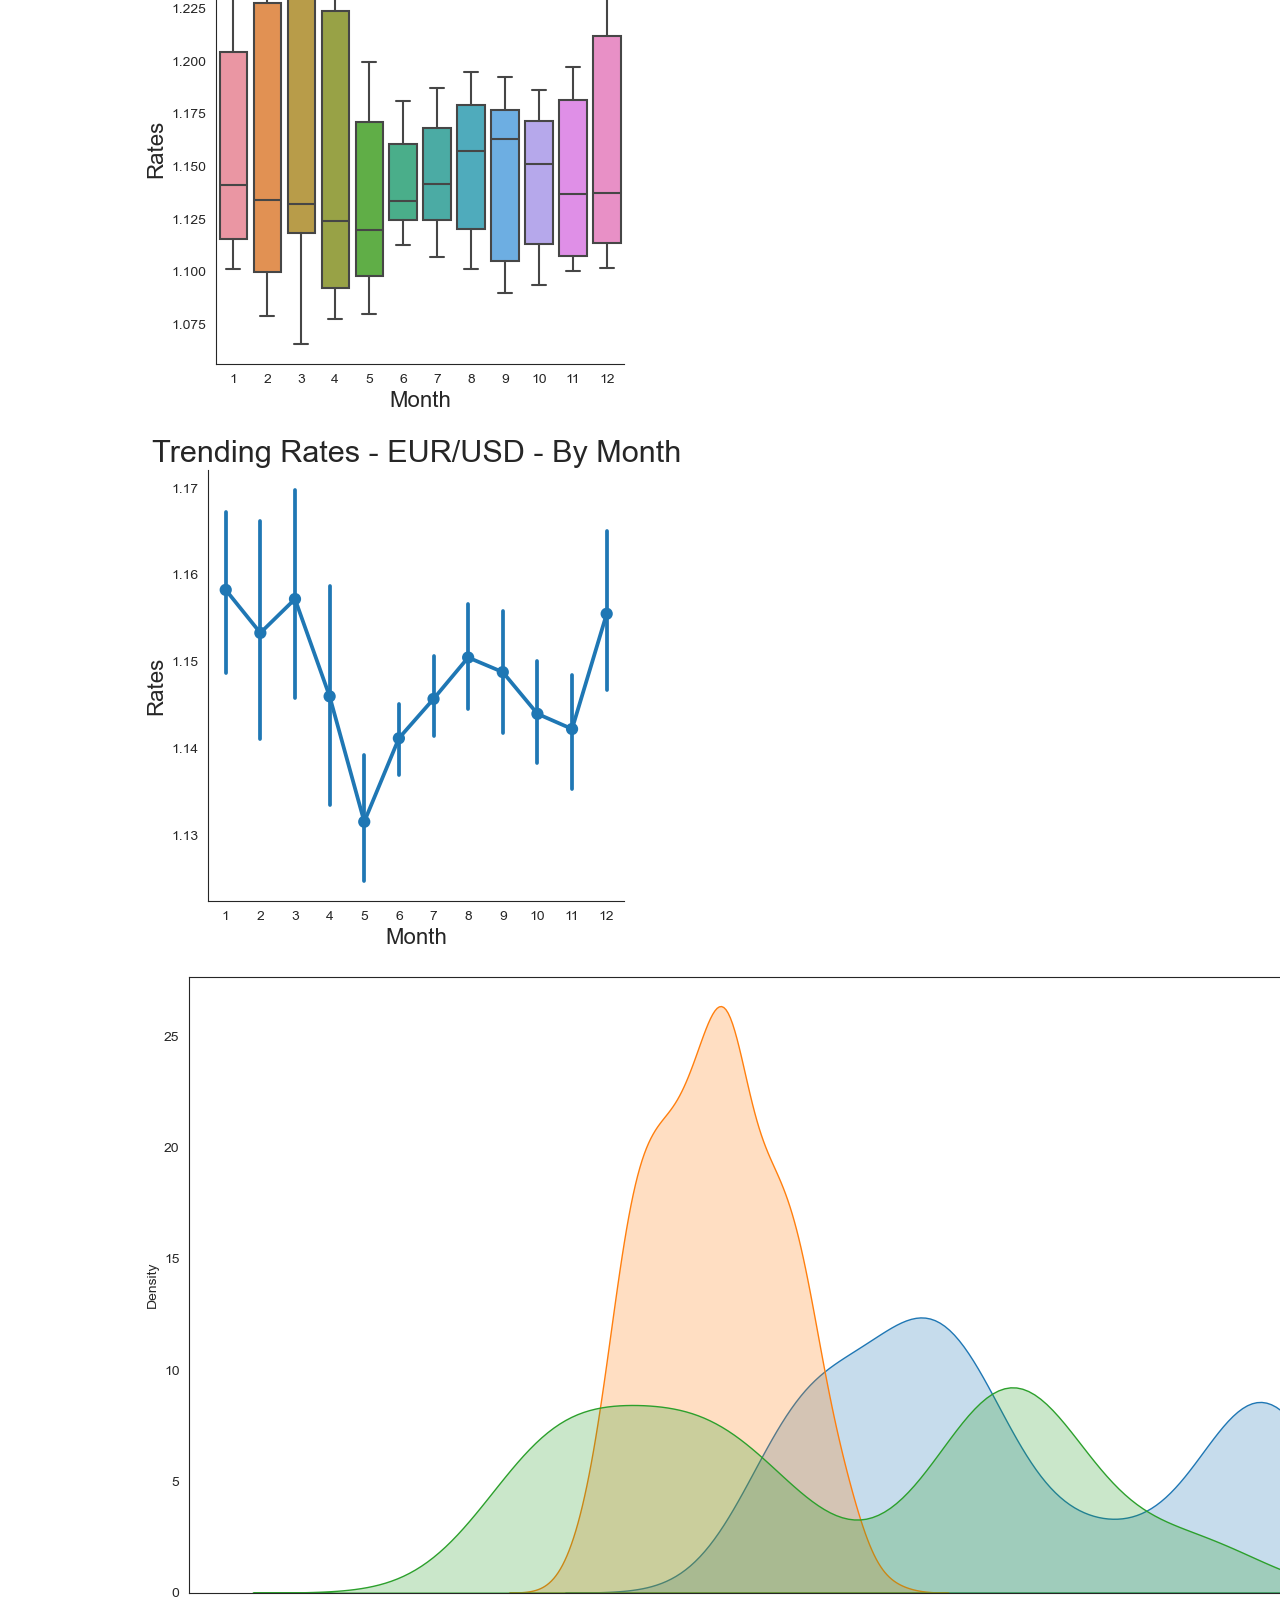
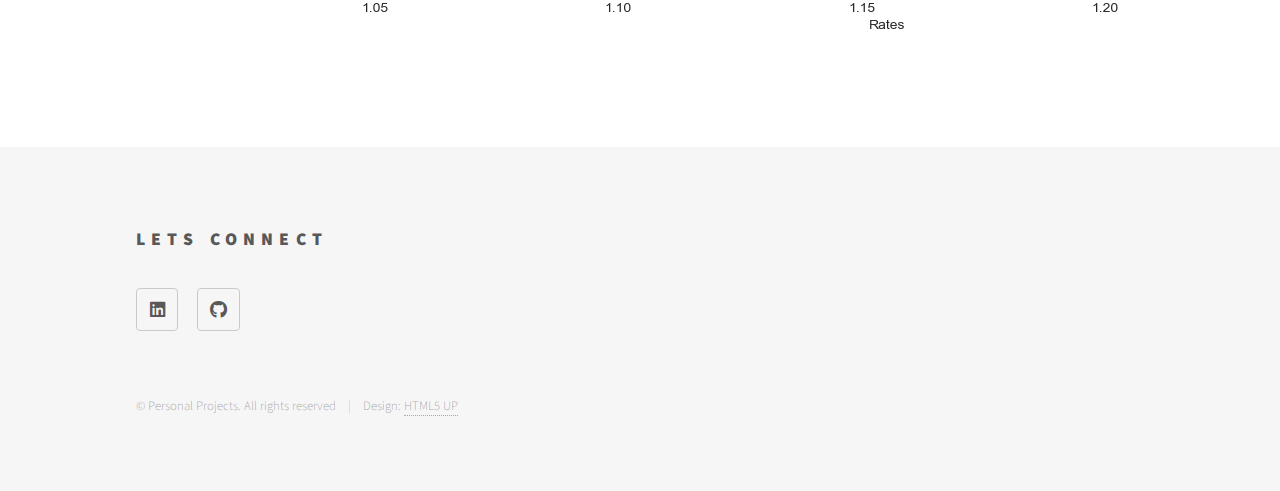
<file: proj_eurusd.html>
<!DOCTYPE HTML>
<!--
	Phantom by HTML5 UP
	html5up.net | @ajlkn
	Free for personal and commercial use under the CCA 3.0 license (html5up.net/license)
-->
<html>
	<head>
		<title>Web Scraping EUR/USD</title>
		<meta charset="utf-8" />
		<meta name="viewport" content="width=device-width, initial-scale=1, user-scalable=no" />
		<link rel="stylesheet" href="assets/css/main.css" />
		<noscript><link rel="stylesheet" href="assets/css/noscript.css" /></noscript>
	</head>
	<body class="is-preload">
		<!-- Wrapper -->
			<div id="wrapper">

				<!-- Header -->
					<header id="header">
						<div class="inner">

							<!-- Logo -->
								<a href="index.html" class="logo">
									<span class="symbol"><img src="images/headshot_oval_bw.png" alt="" /></span><span class="title">WEI MENG NG</span>
								</a>

							<!-- Nav -->
								<nav>
									<ul>
										<li><a href="#menu">Menu</a></li>
									</ul>
								</nav>

						</div>
					</header>

				<!-- Menu -->
					<nav id="menu">
						<h2>Menu</h2>
						<ul>
							<li><a href="index.html">Home</a></li>
							<li><a href="aboutme.html">About Me</a></li>
							<li><a href="project.html">Personal Projects</a></li>
							<li><a href="resume.html">Resume</a></li>
						</ul>
					</nav>

				<!-- Main -->
					<div id="main">
						<div class="inner">
							<h1>Web Scraping EUR/USD currency into MySQL Database</h1>
							<!-- <span class="image main"><img src="images/pic13.jpg" alt="" /></span> -->
                            <header>
								<h3>Data Engineering Project - transforming scraped data and loading into MySQL Data-Warehouse.</h3>
							</header>
                            <p>Skills: Python, BeautifulSoup, SQL, Seaborn</p>
                            <p>This Data Engineering Project walks through the processes and tools required to extract forex data using an API, warehouse it, and subsequently analyze it for informed decision-making. For the scope of this project, I've zeroed in on the EUR/USD currency pair.</p>
                            <p>Please see code availiable <a href="https://nbviewer.org/github/ngweimeng/Web-Scraping-MySQL-Database/blob/main/webscraping%20into%20MySQL%20database.ipynb"> here</a>.</p>
                            <section class= "image.main">
                                <img src="images/eurusd/trend rates.png" alt="">
                                <img src="images/eurusd/box plot.png" alt="">
                                <img src="images/eurusd/point plot.png" alt="">
                                <img src="images/eurusd/kernal density plot.png" alt="">
                            </section>
                        </div>   
					</div>

				<!-- Footer -->
                <footer id="footer">
                    <div class="inner">
                        <section>
                            <h2>LETS CONNECT</h2>
                            <ul class="icons">
                                <li><a href="https://www.linkedin.com/in/weimengng/" class="icon brands style2 fa-linkedin"><span class="label">LinkedIn</span></a></li>
                                <li><a href="https://github.com/ngweimeng" class="icon brands style2 fa-github"><span class="label">GitHub</span></a></li>
                            </ul>
                        </section>
                        <ul class="copyright">
                            <li>&copy; Personal Projects. All rights reserved</li><li>Design: <a href="http://html5up.net">HTML5 UP</a></li>
                        </ul>
                    </div>
                </footer>

			</div>

		<!-- Scripts -->
			<script src="assets/js/jquery.min.js"></script>
			<script src="assets/js/browser.min.js"></script>
			<script src="assets/js/breakpoints.min.js"></script>
			<script src="assets/js/util.js"></script>
			<script src="assets/js/main.js"></script>

	</body>
</html>
</file>
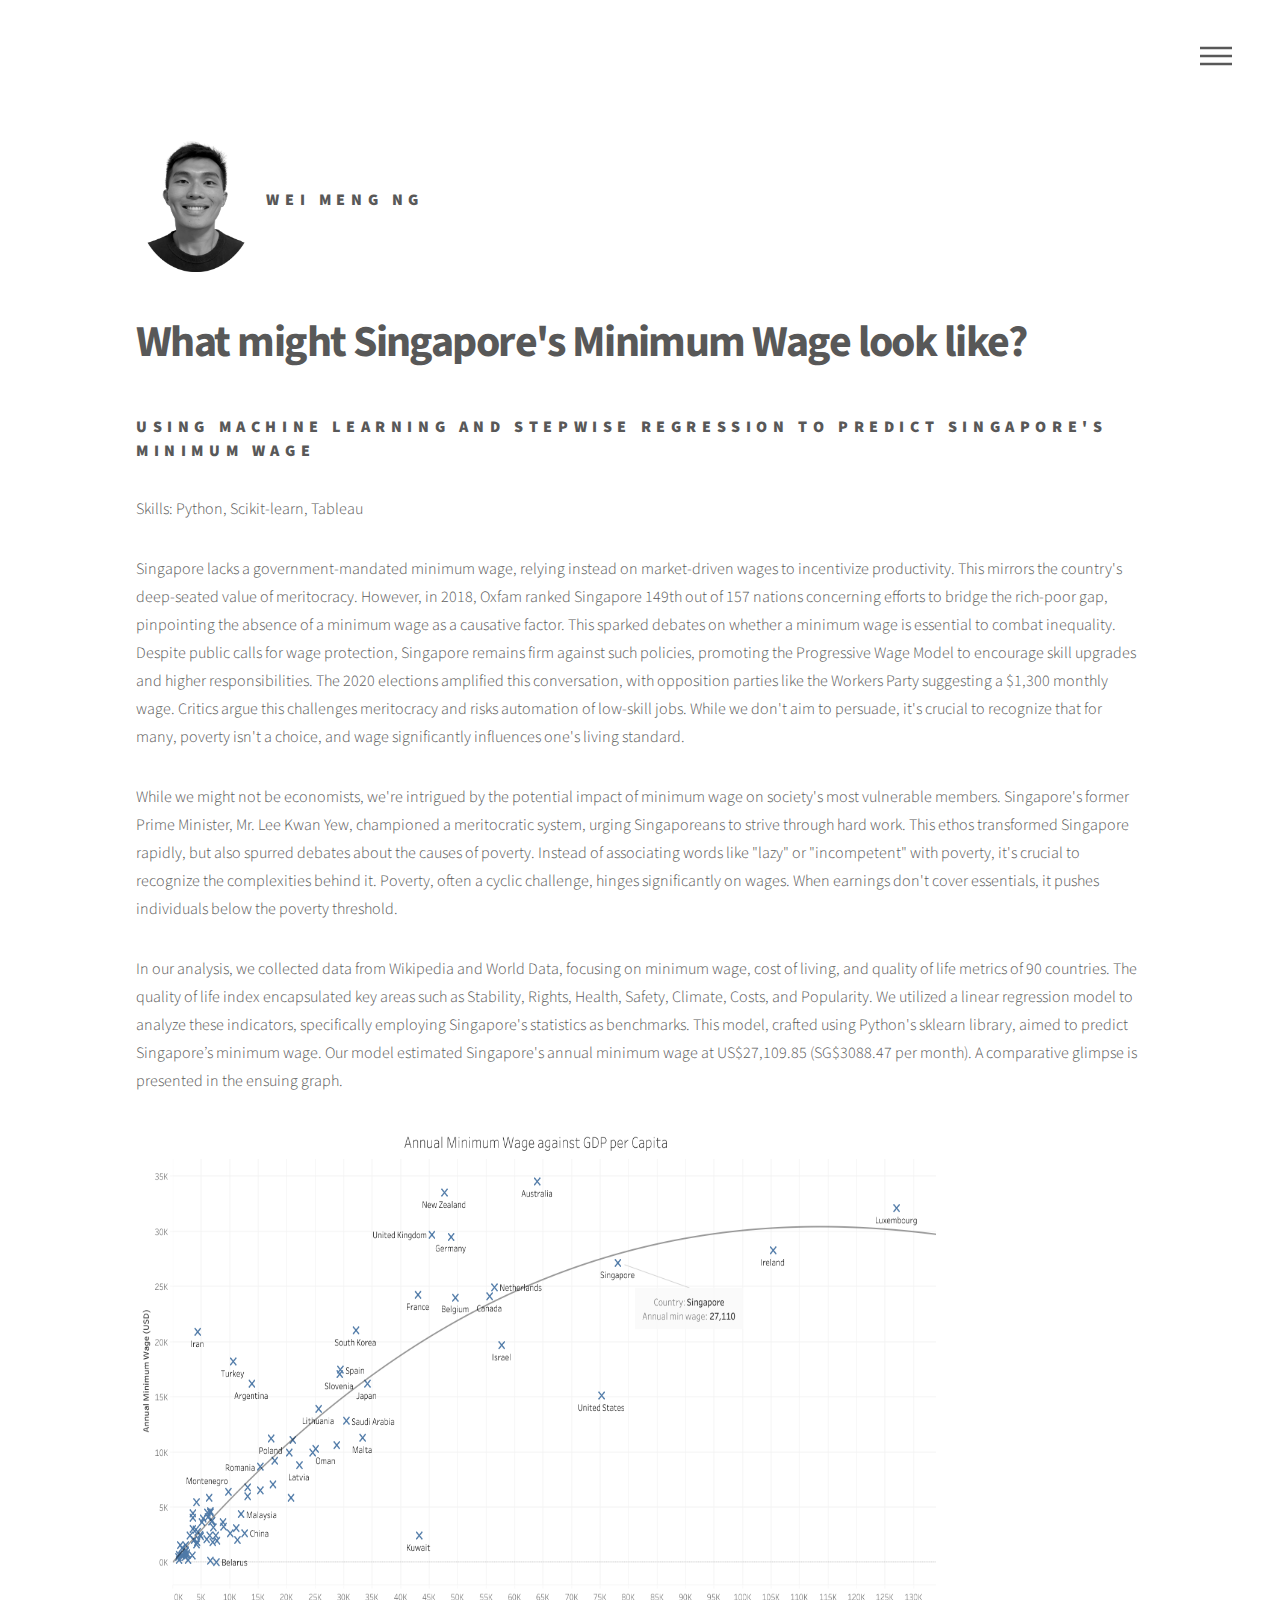
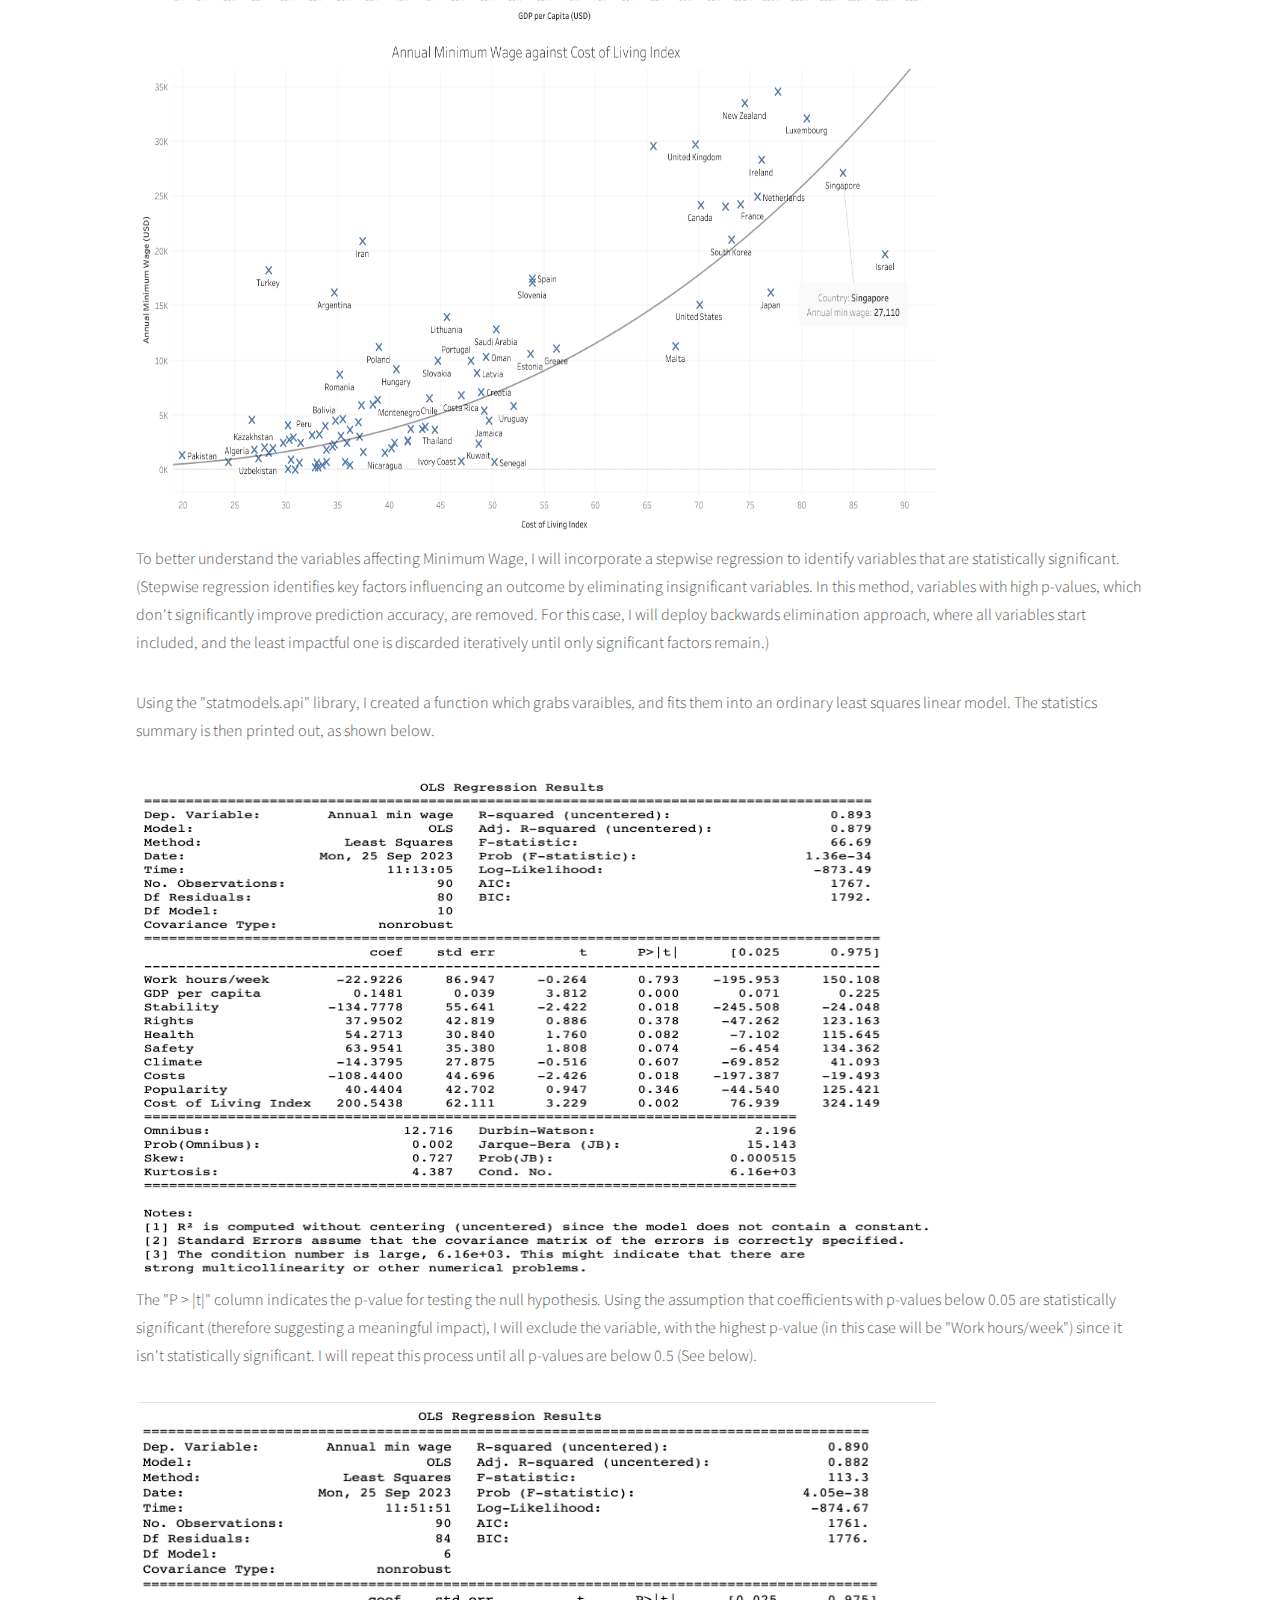
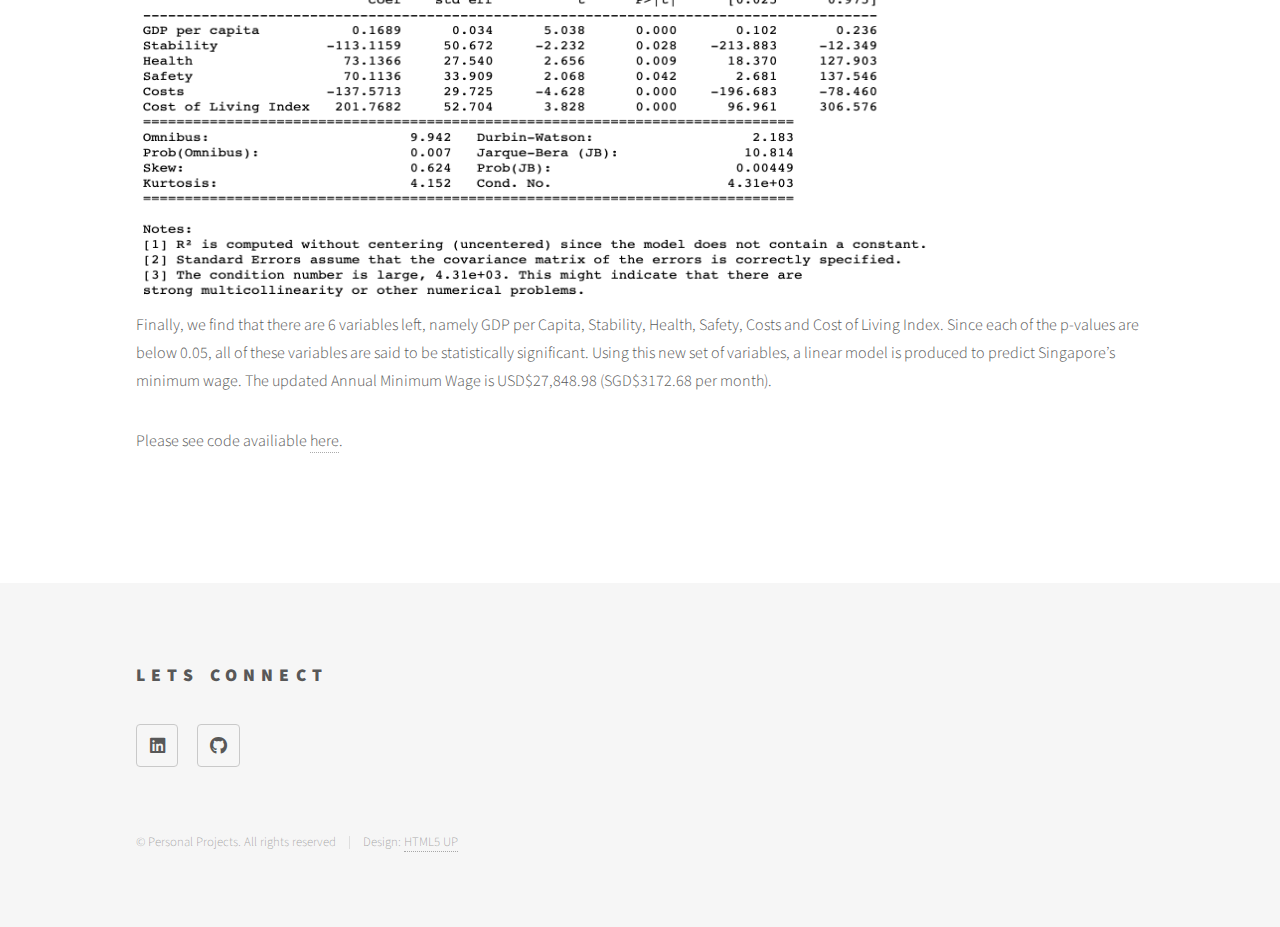
<file: proj_min_wage.html>
<!DOCTYPE HTML>
<!--
	Phantom by HTML5 UP
	html5up.net | @ajlkn
	Free for personal and commercial use under the CCA 3.0 license (html5up.net/license)
-->
<html>
	<head>
		<title>Machine Learning Regression Model To Predict Singapore's Minimum Wage</title>
		<meta charset="utf-8" />
		<meta name="viewport" content="width=device-width, initial-scale=1, user-scalable=no" />
		<link rel="stylesheet" href="assets/css/main.css" />
		<noscript><link rel="stylesheet" href="assets/css/noscript.css" /></noscript>
	</head>
	<body class="is-preload">
		<!-- Wrapper -->
			<div id="wrapper">

				<!-- Header -->
					<header id="header">
						<div class="inner">

							<!-- Logo -->
								<a href="index.html" class="logo">
									<span class="symbol"><img src="images/headshot_oval_bw.png" alt="" /></span><span class="title">WEI MENG NG</span>
								</a>

							<!-- Nav -->
								<nav>
									<ul>
										<li><a href="#menu">Menu</a></li>
									</ul>
								</nav>

						</div>
					</header>

				<!-- Menu -->
					<nav id="menu">
						<h2>Menu</h2>
						<ul>
							<li><a href="index.html">Home</a></li>
							<li><a href="aboutme.html">About Me</a></li>
							<li><a href="project.html">Personal Projects</a></li>
							<li><a href="resume.html">Resume</a></li>
						</ul>
					</nav>

				<!-- Main -->
					<div id="main">
						<div class="inner">
							<h1>What might Singapore's Minimum Wage look like?</h1>
							<!-- <span class="image main"><img src="images/pic13.jpg" alt="" /></span> -->
                            <header>
								<h3>Using Machine Learning and Stepwise Regression To Predict Singapore's Minimum Wage</h3>
							</header>
                            <p>Skills: Python, Scikit-learn, Tableau</p>
                            <p>Singapore lacks a government-mandated minimum wage, relying instead on market-driven wages to incentivize productivity. This mirrors the country's deep-seated value of meritocracy. However, in 2018, Oxfam ranked Singapore 149th out of 157 nations concerning efforts to bridge the rich-poor gap, pinpointing the absence of a minimum wage as a causative factor. This sparked debates on whether a minimum wage is essential to combat inequality. Despite public calls for wage protection, Singapore remains firm against such policies, promoting the Progressive Wage Model to encourage skill upgrades and higher responsibilities. The 2020 elections amplified this conversation, with opposition parties like the Workers Party suggesting a $1,300 monthly wage. Critics argue this challenges meritocracy and risks automation of low-skill jobs. While we don't aim to persuade, it's crucial to recognize that for many, poverty isn't a choice, and wage significantly influences one's living standard.</p>
                           	<p>While we might not be economists, we're intrigued by the potential impact of minimum wage on society's most vulnerable members. Singapore's former Prime Minister, Mr. Lee Kwan Yew, championed a meritocratic system, urging Singaporeans to strive through hard work. This ethos transformed Singapore rapidly, but also spurred debates about the causes of poverty. Instead of associating words like "lazy" or "incompetent" with poverty, it's crucial to recognize the complexities behind it. Poverty, often a cyclic challenge, hinges significantly on wages. When earnings don't cover essentials, it pushes individuals below the poverty threshold. </p>
							<p>In our analysis, we collected data from Wikipedia and World Data, focusing on minimum wage, cost of living, and quality of life metrics of 90 countries. The quality of life index encapsulated key areas such as Stability, Rights, Health, Safety, Climate, Costs, and Popularity. We utilized a linear regression model to analyze these indicators, specifically employing Singapore's statistics as benchmarks. This model, crafted using Python's sklearn library, aimed to predict Singapore’s minimum wage. Our model estimated Singapore's annual minimum wage at US$27,109.85 (SG$3088.47 per month). A comparative glimpse is presented in the ensuing graph. </p>
							<section class= "image.main">
                                <img src="images/minwage_image/Annual Min Wage against GDP.png" width="800" height="500" alt="">
                                <img src="images/minwage_image/Annual Min Wage against Cost of Living.png" width="800" height="500" alt="">
							</section>
							<p>To better understand the variables affecting Minimum Wage, I will incorporate a stepwise regression to identify variables that are statistically significant. (Stepwise regression identifies key factors influencing an outcome by eliminating insignificant variables. In this method, variables with high p-values, which don't significantly improve prediction accuracy, are removed. For this case, I will deploy backwards elimination approach, where all variables start included, and the least impactful one is discarded iteratively until only significant factors remain.)</p>
							<p>Using the "statmodels.api" library, I created a function which grabs varaibles, and fits them into an ordinary least squares linear model. The statistics summary is then printed out, as shown below.</p>
							<section class= "image.main">
                                <img src="images/minwage_image/Screenshot 2023-09-25 at 11.42.22 AM.png" width="800" height="500" alt="">
							</section>
							<p>The "P > |t|" column indicates the p-value for testing the null hypothesis. Using the assumption that coefficients with p-values below 0.05 are statistically significant (therefore suggesting a meaningful impact), I will exclude the variable, with the highest p-value (in this case will be "Work hours/week") since it isn't statistically significant. I will repeat this process until all p-values are below 0.5 (See below).</p>
							<section class= "image.main">
                                <img src="images/minwage_image/sig stats model.png" width="800" height="500" alt="">
							</section>
							<p>Finally, we find that there are 6 variables left, namely GDP per Capita, Stability, Health, Safety, Costs and Cost of Living Index. Since each of the p-values are below 0.05, all of these variables are said to be statistically significant. Using this new set of variables, a linear model is produced to predict Singapore’s minimum wage. The updated Annual Minimum Wage is USD$27,848.98 (SGD$3172.68 per month).</p>
							<p>Please see code availiable <a href="https://nbviewer.org/github/ngweimeng/sgminwage/blob/main/Calculating%20SG%20minimum%20wage.ipynb"> here</a>.</p>
                        </div>   
					</div>

				<!-- Footer -->
                <footer id="footer">
                    <div class="inner">
                        <section>
                            <h2>LETS CONNECT</h2>
                            <ul class="icons">
                                <li><a href="https://www.linkedin.com/in/weimengng/" class="icon brands style2 fa-linkedin"><span class="label">LinkedIn</span></a></li>
                                <li><a href="https://github.com/ngweimeng" class="icon brands style2 fa-github"><span class="label">GitHub</span></a></li>
                            </ul>
                        </section>
                        <ul class="copyright">
                            <li>&copy; Personal Projects. All rights reserved</li><li>Design: <a href="http://html5up.net">HTML5 UP</a></li>
                        </ul>
                    </div>
                </footer>

			</div>

		<!-- Scripts -->
			<script src="assets/js/jquery.min.js"></script>
			<script src="assets/js/browser.min.js"></script>
			<script src="assets/js/breakpoints.min.js"></script>
			<script src="assets/js/util.js"></script>
			<script src="assets/js/main.js"></script>

	</body>
</html>
</file>
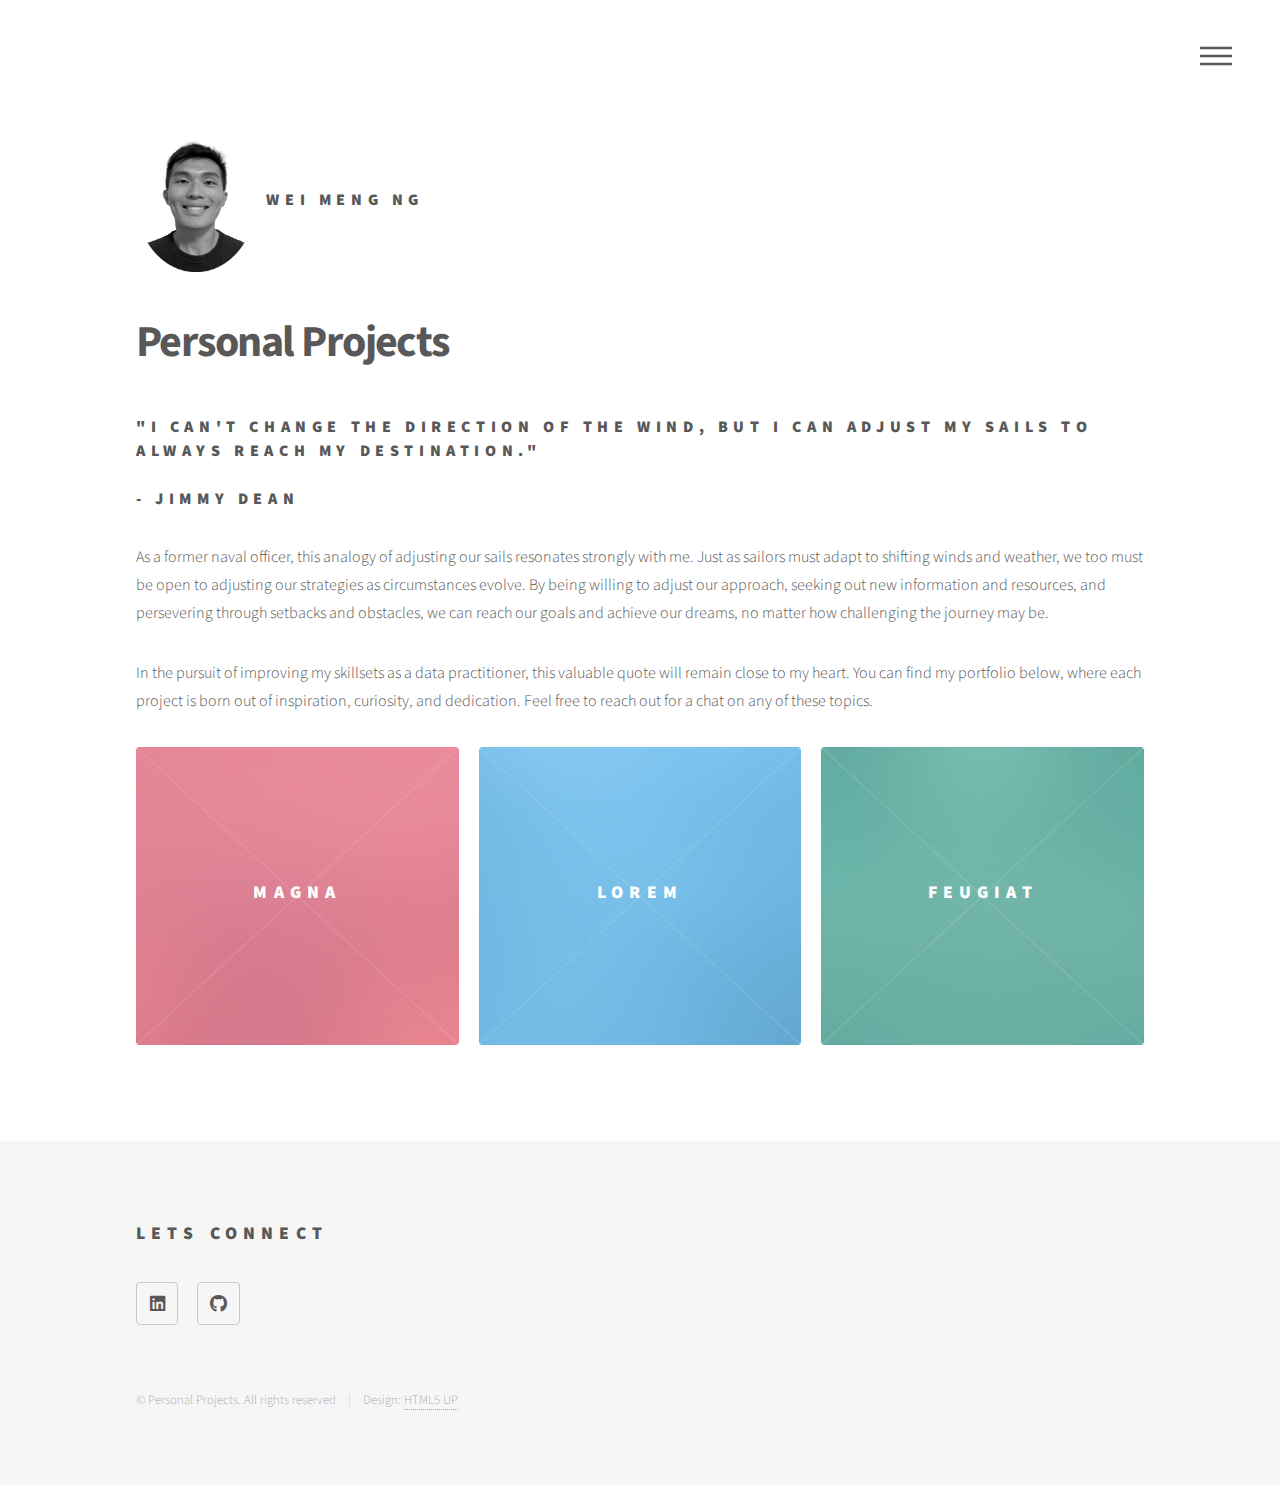
<file: project.html>
<!DOCTYPE HTML>
<!--
	Phantom by HTML5 UP
	html5up.net | @ajlkn
	Free for personal and commercial use under the CCA 3.0 license (html5up.net/license)
-->
<html>
	<head>
		<title>Project</title>
		<meta charset="utf-8" />
		<meta name="viewport" content="width=device-width, initial-scale=1, user-scalable=no" />
		<link rel="stylesheet" href="assets/css/main.css" />
		<noscript><link rel="stylesheet" href="assets/css/noscript.css" /></noscript>
	</head>
	<body class="is-preload">
		<!-- Wrapper -->
			<div id="wrapper">

				<!-- Header -->
					<header id="header">
						<div class="inner">

							<!-- Logo -->
								<a href="index.html" class="logo">
									<span class="symbol"><img src="images/headshot_oval_bw.png" alt="" /></span><span class="title">WEI MENG NG</span>
								</a>

							<!-- Nav -->
								<nav>
									<ul>
										<li><a href="#menu">Menu</a></li>
									</ul>
								</nav>

						</div>
					</header>

				<!-- Menu -->
					<nav id="menu">
						<h2>Menu</h2>
						<ul>
							<li><a href="index.html">Home</a></li>
							<li><a href="aboutme.html">About Me</a></li>
							<li><a href="project.html">Personal Projects</a></li>
							<li><a href="resume.html">Resume</a></li>
						</ul>
					</nav>

				<!-- Main -->
					<div id="main">
						<div class="inner">
							<h1>Personal Projects</h1>
							<!-- <span class="image main"><img src="images/pic13.jpg" alt="" /></span> -->
                            <header>
								<h3>"I can't change the direction of the wind, but I can adjust my sails to always reach my destination." <br> <br> - Jimmy Dean</h3>
							</header>
							<p>As a former naval officer, this analogy of adjusting our sails resonates strongly with me. Just as sailors must adapt to shifting winds and weather, we too must be open to adjusting our strategies as circumstances evolve. By being willing to adjust our approach, seeking out new information and resources, and persevering through setbacks and obstacles, we can reach our goals and achieve our dreams, no matter how challenging the journey may be.</p>
							<p>In the pursuit of improving my skillsets as a data practitioner, this valuable quote will remain close to my heart. You can find my portfolio below, where each project is born out of inspiration, curiosity, and dedication. Feel free to reach out for a chat on any of these topics.</p>
						
                            <section class="tiles">
                                <article class="style1">
                                    <span class="image">
                                        <img src="images/pic01.jpg" alt="" />
                                    </span>
                                    <a href="generic.html">
                                        <h2>Magna</h2>
                                        <div class="content">
                                            <p>Sed nisl arcu euismod sit amet nisi lorem etiam dolor veroeros et feugiat.</p>
                                        </div>
                                    </a>
                                </article>
                                <article class="style2">
                                    <span class="image">
                                        <img src="images/pic02.jpg" alt="" />
                                    </span>
                                    <a href="generic.html">
                                        <h2>Lorem</h2>
                                        <div class="content">
                                            <p>Sed nisl arcu euismod sit amet nisi lorem etiam dolor veroeros et feugiat.</p>
                                        </div>
                                    </a>
                                </article>
                                <article class="style3">
                                    <span class="image">
                                        <img src="images/pic03.jpg" alt="" />
                                    </span>
                                    <a href="generic.html">
                                        <h2>Feugiat</h2>
                                        <div class="content">
                                            <p>Sed nisl arcu euismod sit amet nisi lorem etiam dolor veroeros et feugiat.</p>
                                        </div>
                                    </a>
                                </article>
                            </section>
                        </div>   
					</div>

				<!-- Footer -->
                <footer id="footer">
                    <div class="inner">
                        <section>
                            <h2>LETS CONNECT</h2>
                            <ul class="icons">
                                <li><a href="https://www.linkedin.com/in/weimengng/" class="icon brands style2 fa-linkedin"><span class="label">LinkedIn</span></a></li>
                                <li><a href="https://github.com/ngweimeng" class="icon brands style2 fa-github"><span class="label">GitHub</span></a></li>
                            </ul>
                        </section>
                        <ul class="copyright">
                            <li>&copy; Personal Projects. All rights reserved</li><li>Design: <a href="http://html5up.net">HTML5 UP</a></li>
                        </ul>
                    </div>
                </footer>

			</div>

		<!-- Scripts -->
			<script src="assets/js/jquery.min.js"></script>
			<script src="assets/js/browser.min.js"></script>
			<script src="assets/js/breakpoints.min.js"></script>
			<script src="assets/js/util.js"></script>
			<script src="assets/js/main.js"></script>

	</body>
</html>
</file>
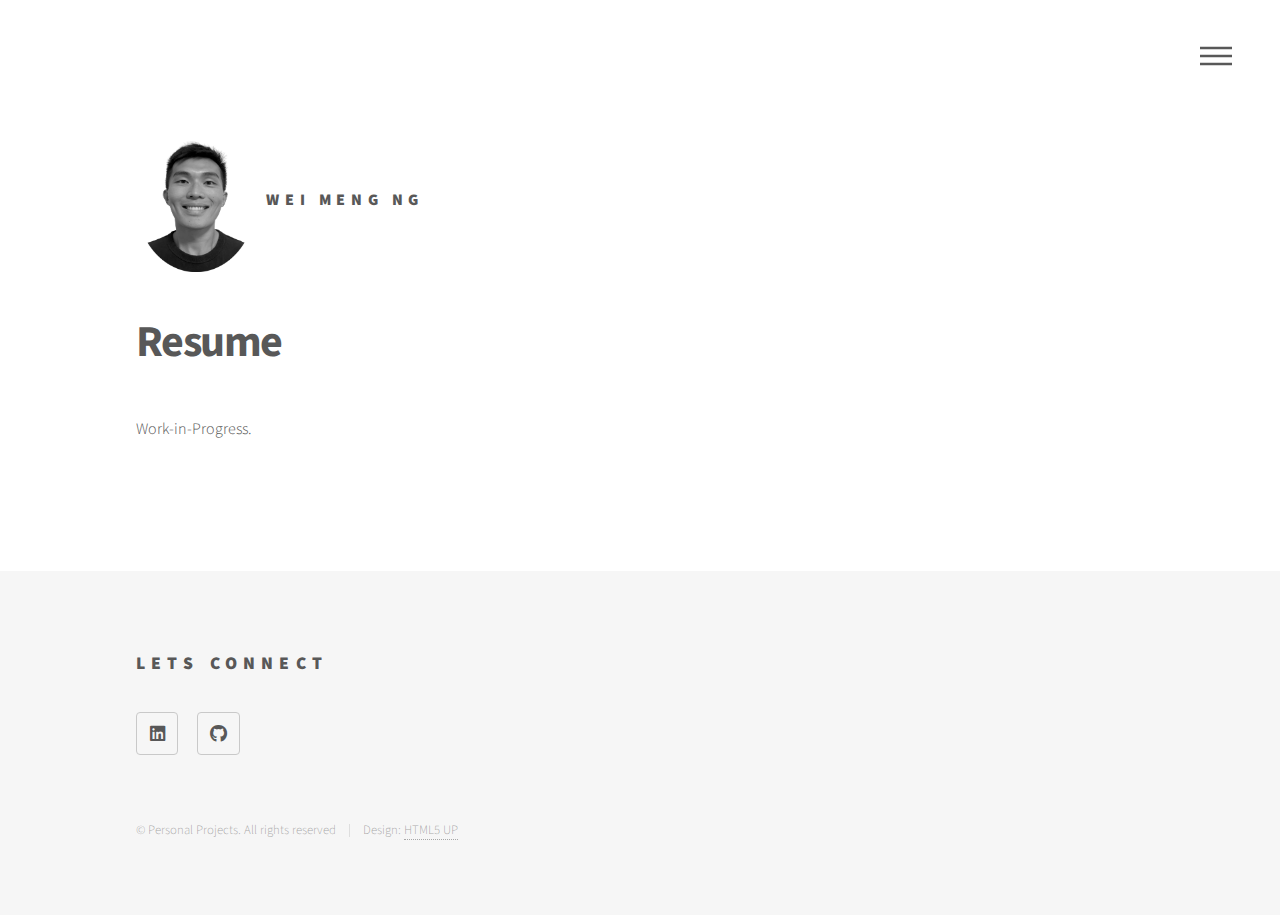
<file: resume.html>
<!DOCTYPE HTML>
<!--
	Phantom by HTML5 UP
	html5up.net | @ajlkn
	Free for personal and commercial use under the CCA 3.0 license (html5up.net/license)
-->
<html>
	<head>
		<title>Resume</title>
		<meta charset="utf-8" />
		<meta name="viewport" content="width=device-width, initial-scale=1, user-scalable=no" />
		<link rel="stylesheet" href="assets/css/main.css" />
		<noscript><link rel="stylesheet" href="assets/css/noscript.css" /></noscript>
	</head>
	<body class="is-preload">
		<!-- Wrapper -->
			<div id="wrapper">

				<!-- Header -->
					<header id="header">
						<div class="inner">

							<!-- Logo -->
								<a href="index.html" class="logo">
									<span class="symbol"><img src="images/headshot_oval_bw.png" alt="" /></span><span class="title">WEI MENG NG</span>
								</a>

							<!-- Nav -->
								<nav>
									<ul>
										<li><a href="#menu">Menu</a></li>
									</ul>
								</nav>

						</div>
					</header>

				<!-- Menu -->
					<nav id="menu">
						<h2>Menu</h2>
						<ul>
							<li><a href="index.html">Home</a></li>
							<li><a href="aboutme.html">About Me</a></li>
							<li><a href="project.html">Personal Projects</a></li>
							<li><a href="resume.html">Resume</a></li>
						</ul>
					</nav>

				<!-- Main -->
					<div id="main">
						<div class="inner">
							<h1>Resume</h1>
							<p>Work-in-Progress.</p>
							
						</div>
					</div>

				<!-- Footer -->
                <footer id="footer">
                    <div class="inner">
                        <section>
                            <h2>LETS CONNECT</h2>
                            <ul class="icons">
                                <li><a href="https://www.linkedin.com/in/weimengng/" class="icon brands style2 fa-linkedin"><span class="label">LinkedIn</span></a></li>
                                <li><a href="https://github.com/ngweimeng" class="icon brands style2 fa-github"><span class="label">GitHub</span></a></li>
                            </ul>
                        </section>
                        <ul class="copyright">
                            <li>&copy; Personal Projects. All rights reserved</li><li>Design: <a href="http://html5up.net">HTML5 UP</a></li>
                        </ul>
                    </div>
                </footer>

			</div>

		<!-- Scripts -->
			<script src="assets/js/jquery.min.js"></script>
			<script src="assets/js/browser.min.js"></script>
			<script src="assets/js/breakpoints.min.js"></script>
			<script src="assets/js/util.js"></script>
			<script src="assets/js/main.js"></script>

	</body>
</html>
</file>
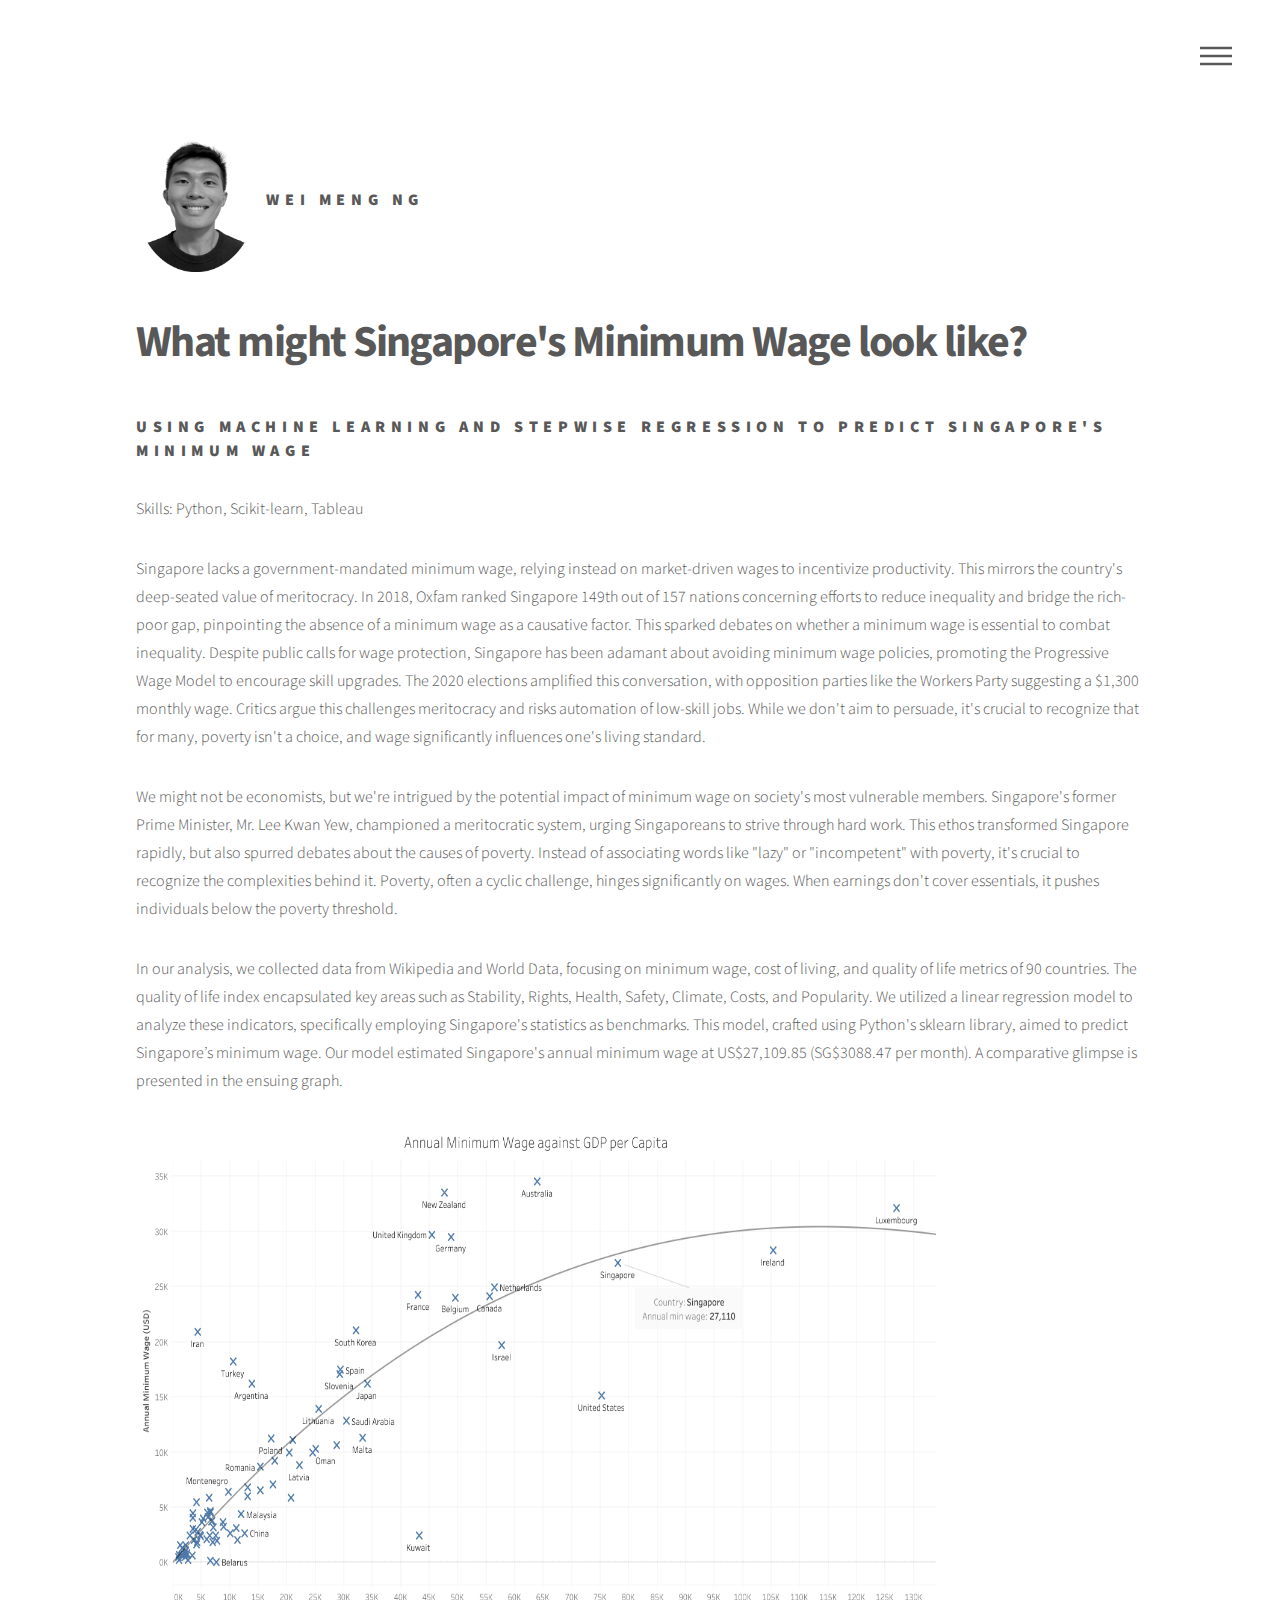
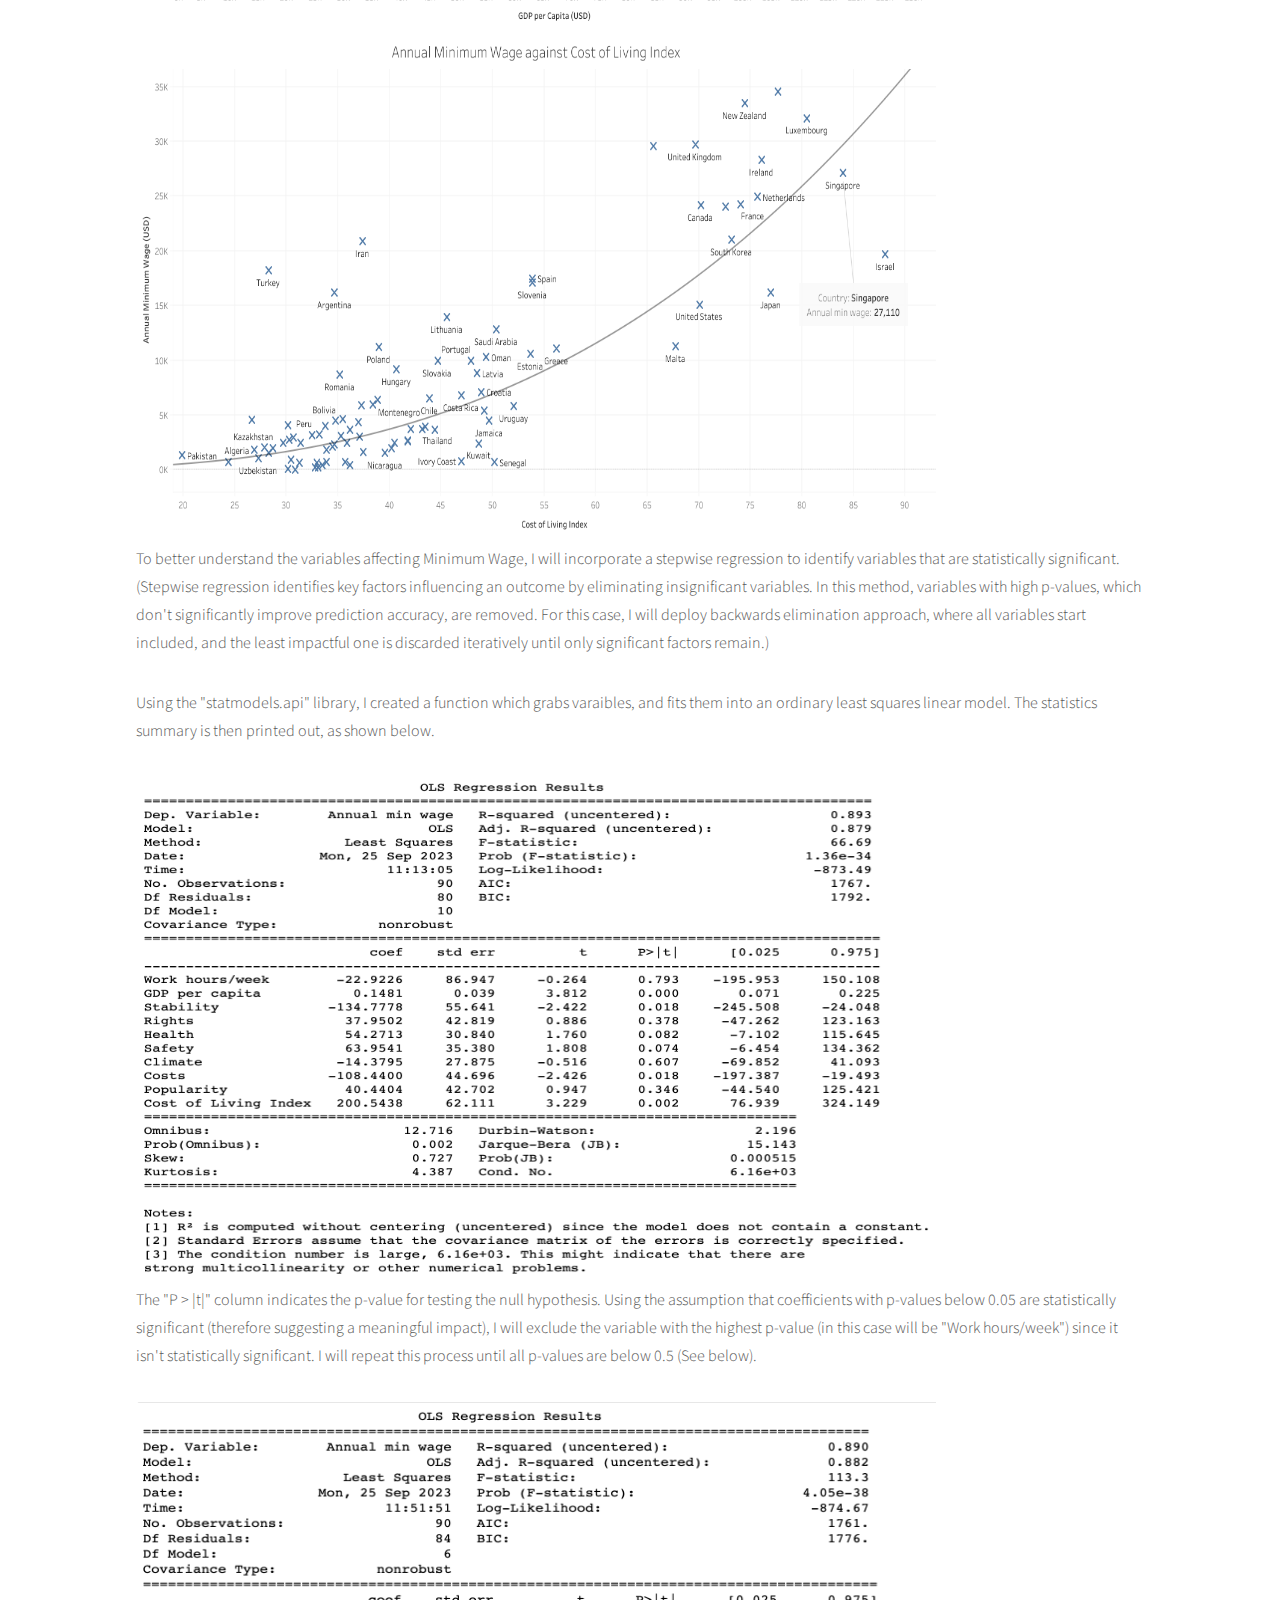
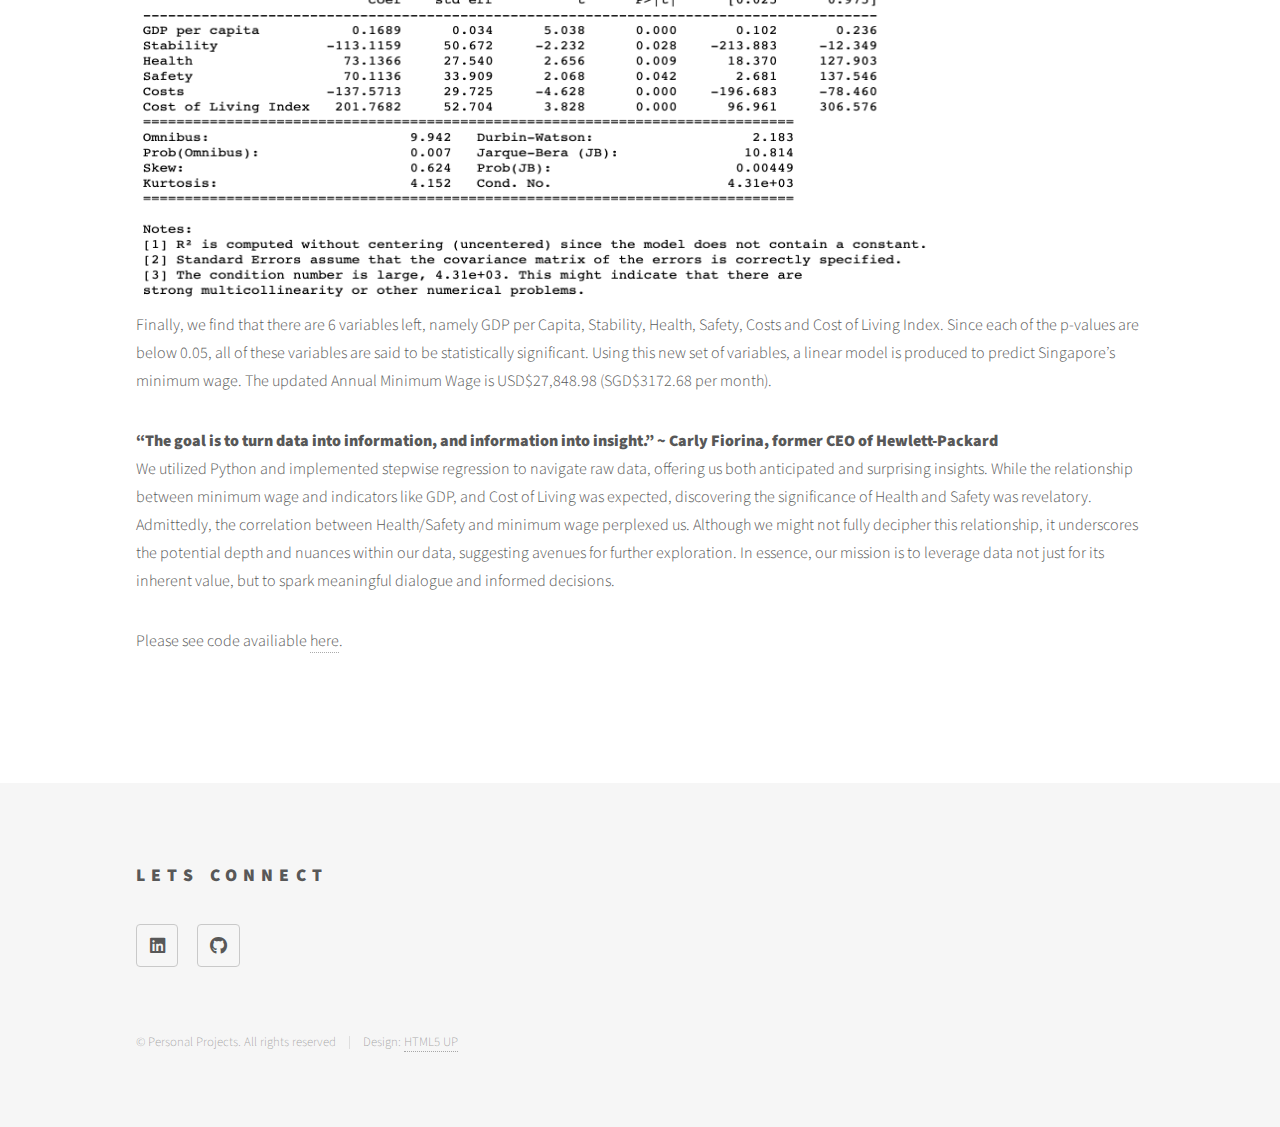
<file: sgminwage.html>
<!DOCTYPE HTML>
<!--
	Phantom by HTML5 UP
	html5up.net | @ajlkn
	Free for personal and commercial use under the CCA 3.0 license (html5up.net/license)
-->
<html>
	<head>
		<title>Machine Learning Regression Model To Predict Singapore's Minimum Wage</title>
		<meta charset="utf-8" />
		<meta name="viewport" content="width=device-width, initial-scale=1, user-scalable=no" />
		<link rel="stylesheet" href="assets/css/main.css" />
		<noscript><link rel="stylesheet" href="assets/css/noscript.css" /></noscript>
	</head>
	<body class="is-preload">
		<!-- Wrapper -->
			<div id="wrapper">

				<!-- Header -->
					<header id="header">
						<div class="inner">

							<!-- Logo -->
								<a href="index.html" class="logo">
									<span class="symbol"><img src="images/headshot_oval_bw.png" alt="" /></span><span class="title">WEI MENG NG</span>
								</a>

							<!-- Nav -->
								<nav>
									<ul>
										<li><a href="#menu">Menu</a></li>
									</ul>
								</nav>

						</div>
					</header>

				<!-- Menu -->
					<nav id="menu">
						<h2>Menu</h2>
						<ul>
							<li><a href="index.html">Home</a></li>
							<li><a href="aboutme.html">About Me</a></li>
							<li><a href="project.html">Personal Projects</a></li>
							<li><a href="resume.html">Resume</a></li>
						</ul>
					</nav>

				<!-- Main -->
					<div id="main">
						<div class="inner">
							<h1>What might Singapore's Minimum Wage look like?</h1>
							<!-- <span class="image main"><img src="images/pic13.jpg" alt="" /></span> -->
                            <header>
								<h3>Using Machine Learning and Stepwise Regression To Predict Singapore's Minimum Wage</h3>
							</header>
                            <p>Skills: Python, Scikit-learn, Tableau</p>
                            <p>Singapore lacks a government-mandated minimum wage, relying instead on market-driven wages to incentivize productivity. This mirrors the country's deep-seated value of meritocracy. In 2018, Oxfam ranked Singapore 149th out of 157 nations concerning efforts to reduce inequality and bridge the rich-poor gap, pinpointing the absence of a minimum wage as a causative factor. This sparked debates on whether a minimum wage is essential to combat inequality. Despite public calls for wage protection, Singapore has been adamant about avoiding minimum wage policies, promoting the Progressive Wage Model to encourage skill upgrades. The 2020 elections amplified this conversation, with opposition parties like the Workers Party suggesting a $1,300 monthly wage. Critics argue this challenges meritocracy and risks automation of low-skill jobs. While we don't aim to persuade, it's crucial to recognize that for many, poverty isn't a choice, and wage significantly influences one's living standard.</p>
                           	<p>We might not be economists, but we're intrigued by the potential impact of minimum wage on society's most vulnerable members. Singapore's former Prime Minister, Mr. Lee Kwan Yew, championed a meritocratic system, urging Singaporeans to strive through hard work. This ethos transformed Singapore rapidly, but also spurred debates about the causes of poverty. Instead of associating words like "lazy" or "incompetent" with poverty, it's crucial to recognize the complexities behind it. Poverty, often a cyclic challenge, hinges significantly on wages. When earnings don't cover essentials, it pushes individuals below the poverty threshold. </p>
							<p>In our analysis, we collected data from Wikipedia and World Data, focusing on minimum wage, cost of living, and quality of life metrics of 90 countries. The quality of life index encapsulated key areas such as Stability, Rights, Health, Safety, Climate, Costs, and Popularity. We utilized a linear regression model to analyze these indicators, specifically employing Singapore's statistics as benchmarks. This model, crafted using Python's sklearn library, aimed to predict Singapore’s minimum wage. Our model estimated Singapore's annual minimum wage at US$27,109.85 (SG$3088.47 per month). A comparative glimpse is presented in the ensuing graph. </p>
							<section class= "image.main">
                                <img src="images/minwage_image/Annual Min Wage against GDP.png" width="800" height="500" alt="">
                                <img src="images/minwage_image/Annual Min Wage against Cost of Living.png" width="800" height="500" alt="">
							</section>
							<p>To better understand the variables affecting Minimum Wage, I will incorporate a stepwise regression to identify variables that are statistically significant. (Stepwise regression identifies key factors influencing an outcome by eliminating insignificant variables. In this method, variables with high p-values, which don't significantly improve prediction accuracy, are removed. For this case, I will deploy backwards elimination approach, where all variables start included, and the least impactful one is discarded iteratively until only significant factors remain.)</p>
							<p>Using the "statmodels.api" library, I created a function which grabs varaibles, and fits them into an ordinary least squares linear model. The statistics summary is then printed out, as shown below.</p>
							<section class= "image.main">
                                <img src="images/minwage_image/Screenshot 2023-09-25 at 11.42.22 AM.png" width="800" height="500" alt="">
							</section>
							<p>The "P > |t|" column indicates the p-value for testing the null hypothesis. Using the assumption that coefficients with p-values below 0.05 are statistically significant (therefore suggesting a meaningful impact), I will exclude the variable with the highest p-value (in this case will be "Work hours/week") since it isn't statistically significant. I will repeat this process until all p-values are below 0.5 (See below).</p>
							<section class= "image.main">
                                <img src="images/minwage_image/sig stats model.png" width="800" height="500" alt="">
							</section>
							<p>Finally, we find that there are 6 variables left, namely GDP per Capita, Stability, Health, Safety, Costs and Cost of Living Index. Since each of the p-values are below 0.05, all of these variables are said to be statistically significant. Using this new set of variables, a linear model is produced to predict Singapore’s minimum wage. The updated Annual Minimum Wage is USD$27,848.98 (SGD$3172.68 per month).</p>
							<b>“The goal is to turn data into information, and information into insight.” ~ Carly Fiorina, former CEO of Hewlett-Packard</b>
							<p>We utilized Python and implemented stepwise regression to navigate raw data, offering us both anticipated and surprising insights. While the relationship between minimum wage and indicators like GDP, and Cost of Living was expected, discovering the significance of Health and Safety was revelatory. Admittedly, the correlation between Health/Safety and minimum wage perplexed us. Although we might not fully decipher this relationship, it underscores the potential depth and nuances within our data, suggesting avenues for further exploration. In essence, our mission is to leverage data not just for its inherent value, but to spark meaningful dialogue and informed decisions.</p>
							<p>Please see code availiable <a href="https://nbviewer.org/github/ngweimeng/sgminwage/blob/main/Calculating%20SG%20minimum%20wage.ipynb"> here</a>.</p>
                        </div>   
					</div>

				<!-- Footer -->
                <footer id="footer">
                    <div class="inner">
                        <section>
                            <h2>LETS CONNECT</h2>
                            <ul class="icons">
                                <li><a href="https://www.linkedin.com/in/weimengng/" class="icon brands style2 fa-linkedin"><span class="label">LinkedIn</span></a></li>
                                <li><a href="https://github.com/ngweimeng" class="icon brands style2 fa-github"><span class="label">GitHub</span></a></li>
                            </ul>
                        </section>
                        <ul class="copyright">
                            <li>&copy; Personal Projects. All rights reserved</li><li>Design: <a href="http://html5up.net">HTML5 UP</a></li>
                        </ul>
                    </div>
                </footer>

			</div>

		<!-- Scripts -->
			<script src="assets/js/jquery.min.js"></script>
			<script src="assets/js/browser.min.js"></script>
			<script src="assets/js/breakpoints.min.js"></script>
			<script src="assets/js/util.js"></script>
			<script src="assets/js/main.js"></script>

	</body>
</html>
</file>
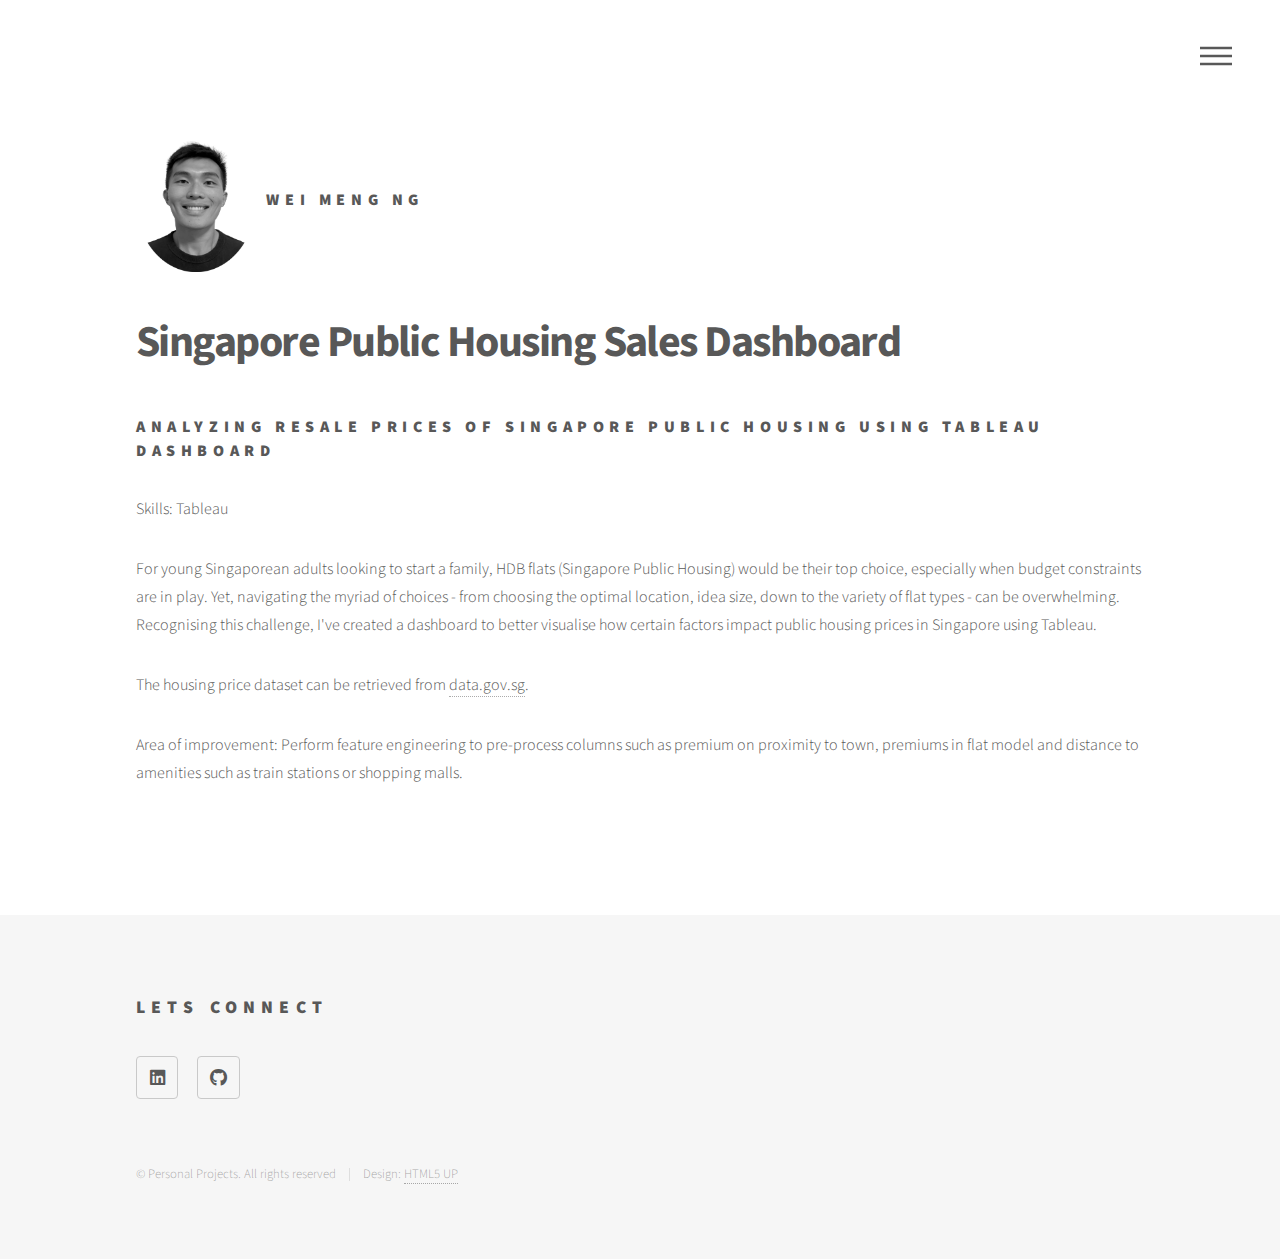
<file: sgpublichousingdashboard.html>
<!DOCTYPE HTML>
<!--
	Phantom by HTML5 UP
	html5up.net | @ajlkn
	Free for personal and commercial use under the CCA 3.0 license (html5up.net/license)
-->
<html>
	<head>
		<title>Singapore Public Housing Sales Dashboard</title>
		<meta charset="utf-8" />
		<meta name="viewport" content="width=device-width, initial-scale=1, user-scalable=no" />
		<link rel="stylesheet" href="assets/css/main.css" />
		<noscript><link rel="stylesheet" href="assets/css/noscript.css" /></noscript>
	</head>
	<body class="is-preload">
		<!-- Wrapper -->
			<div id="wrapper">

				<!-- Header -->
					<header id="header">
						<div class="inner">

							<!-- Logo -->
								<a href="index.html" class="logo">
									<span class="symbol"><img src="images/headshot_oval_bw.png" alt="" /></span><span class="title">WEI MENG NG</span>
								</a>

							<!-- Nav -->
								<nav>
									<ul>
										<li><a href="#menu">Menu</a></li>
									</ul>
								</nav>

						</div>
					</header>

				<!-- Menu -->
					<nav id="menu">
						<h2>Menu</h2>
						<ul>
							<li><a href="index.html">Home</a></li>
							<li><a href="aboutme.html">About Me</a></li>
							<li><a href="project.html">Personal Projects</a></li>
							<li><a href="resume.html">Resume</a></li>
						</ul>
					</nav>

				<!-- Main -->
					<div id="main">
						<div class="inner">
							<h1>Singapore Public Housing Sales Dashboard</h1>
							<!-- <span class="image main"><img src="images/pic13.jpg" alt="" /></span> -->
                            <header>
								<h3>Analyzing resale prices of Singapore Public Housing using Tableau Dashboard</h3>
							</header>
                            <p>Skills: Tableau</p>
							<p>For young Singaporean adults looking to start a family, HDB flats (Singapore Public Housing) would be their top choice, especially when budget constraints are in play. Yet, navigating the myriad of choices - from choosing the optimal location, idea size, down to the variety of flat types - can be overwhelming. Recognising this challenge, I've created a dashboard to better visualise how certain factors impact public housing prices in Singapore using Tableau. </p>
                            <p>The housing price dataset can be retrieved from <a href="https://beta.data.gov.sg/collections/189/view">data.gov.sg</a>.</p>
                            <p>Area of improvement: Perform feature engineering to pre-process columns such as premium on proximity to town, premiums in flat model and distance to amenities such as train stations or shopping malls.</p>
                            <div class='tableauPlaceholder' id='viz1695930471209' style='position: relative'><noscript><a href='#'><img alt='Singapore Sales ' src='https:&#47;&#47;public.tableau.com&#47;static&#47;images&#47;63&#47;63DXZJXPQ&#47;1_rss.png' style='border: none' /></a></noscript><object class='tableauViz'  style='display:none;'><param name='host_url' value='https%3A%2F%2Fpublic.tableau.com%2F' /> <param name='embed_code_version' value='3' /> <param name='path' value='shared&#47;63DXZJXPQ' /> <param name='toolbar' value='yes' /><param name='static_image' value='https:&#47;&#47;public.tableau.com&#47;static&#47;images&#47;63&#47;63DXZJXPQ&#47;1.png' /> <param name='animate_transition' value='yes' /><param name='display_static_image' value='yes' /><param name='display_spinner' value='yes' /><param name='display_overlay' value='yes' /><param name='display_count' value='yes' /><param name='language' value='en-US' /><param name='filter' value='publish=yes' /></object></div>                <script type='text/javascript'>                    var divElement = document.getElementById('viz1695930471209');                    var vizElement = divElement.getElementsByTagName('object')[0];                    if ( divElement.offsetWidth > 800 ) { vizElement.style.minWidth='1366px';vizElement.style.maxWidth='100%';vizElement.style.minHeight='795px';vizElement.style.maxHeight=(divElement.offsetWidth*0.75)+'px';} else if ( divElement.offsetWidth > 500 ) { vizElement.style.minWidth='1366px';vizElement.style.maxWidth='100%';vizElement.style.minHeight='795px';vizElement.style.maxHeight=(divElement.offsetWidth*0.75)+'px';} else { vizElement.style.width='100%';vizElement.style.height='1777px';}                     var scriptElement = document.createElement('script');                    scriptElement.src = 'https://public.tableau.com/javascripts/api/viz_v1.js';                    vizElement.parentNode.insertBefore(scriptElement, vizElement);                </script>
                        </div>   
					</div>

				<!-- Footer -->
                <footer id="footer">
                    <div class="inner">
                        <section>
                            <h2>LETS CONNECT</h2>
                            <ul class="icons">
                                <li><a href="https://www.linkedin.com/in/weimengng/" class="icon brands style2 fa-linkedin"><span class="label">LinkedIn</span></a></li>
                                <li><a href="https://github.com/ngweimeng" class="icon brands style2 fa-github"><span class="label">GitHub</span></a></li>
                            </ul>
                        </section>
                        <ul class="copyright">
                            <li>&copy; Personal Projects. All rights reserved</li><li>Design: <a href="http://html5up.net">HTML5 UP</a></li>
                        </ul>
                    </div>
                </footer>

			</div>

		<!-- Scripts -->
			<script src="assets/js/jquery.min.js"></script>
			<script src="assets/js/browser.min.js"></script>
			<script src="assets/js/breakpoints.min.js"></script>
			<script src="assets/js/util.js"></script>
			<script src="assets/js/main.js"></script>

	</body>
</html>
</file>
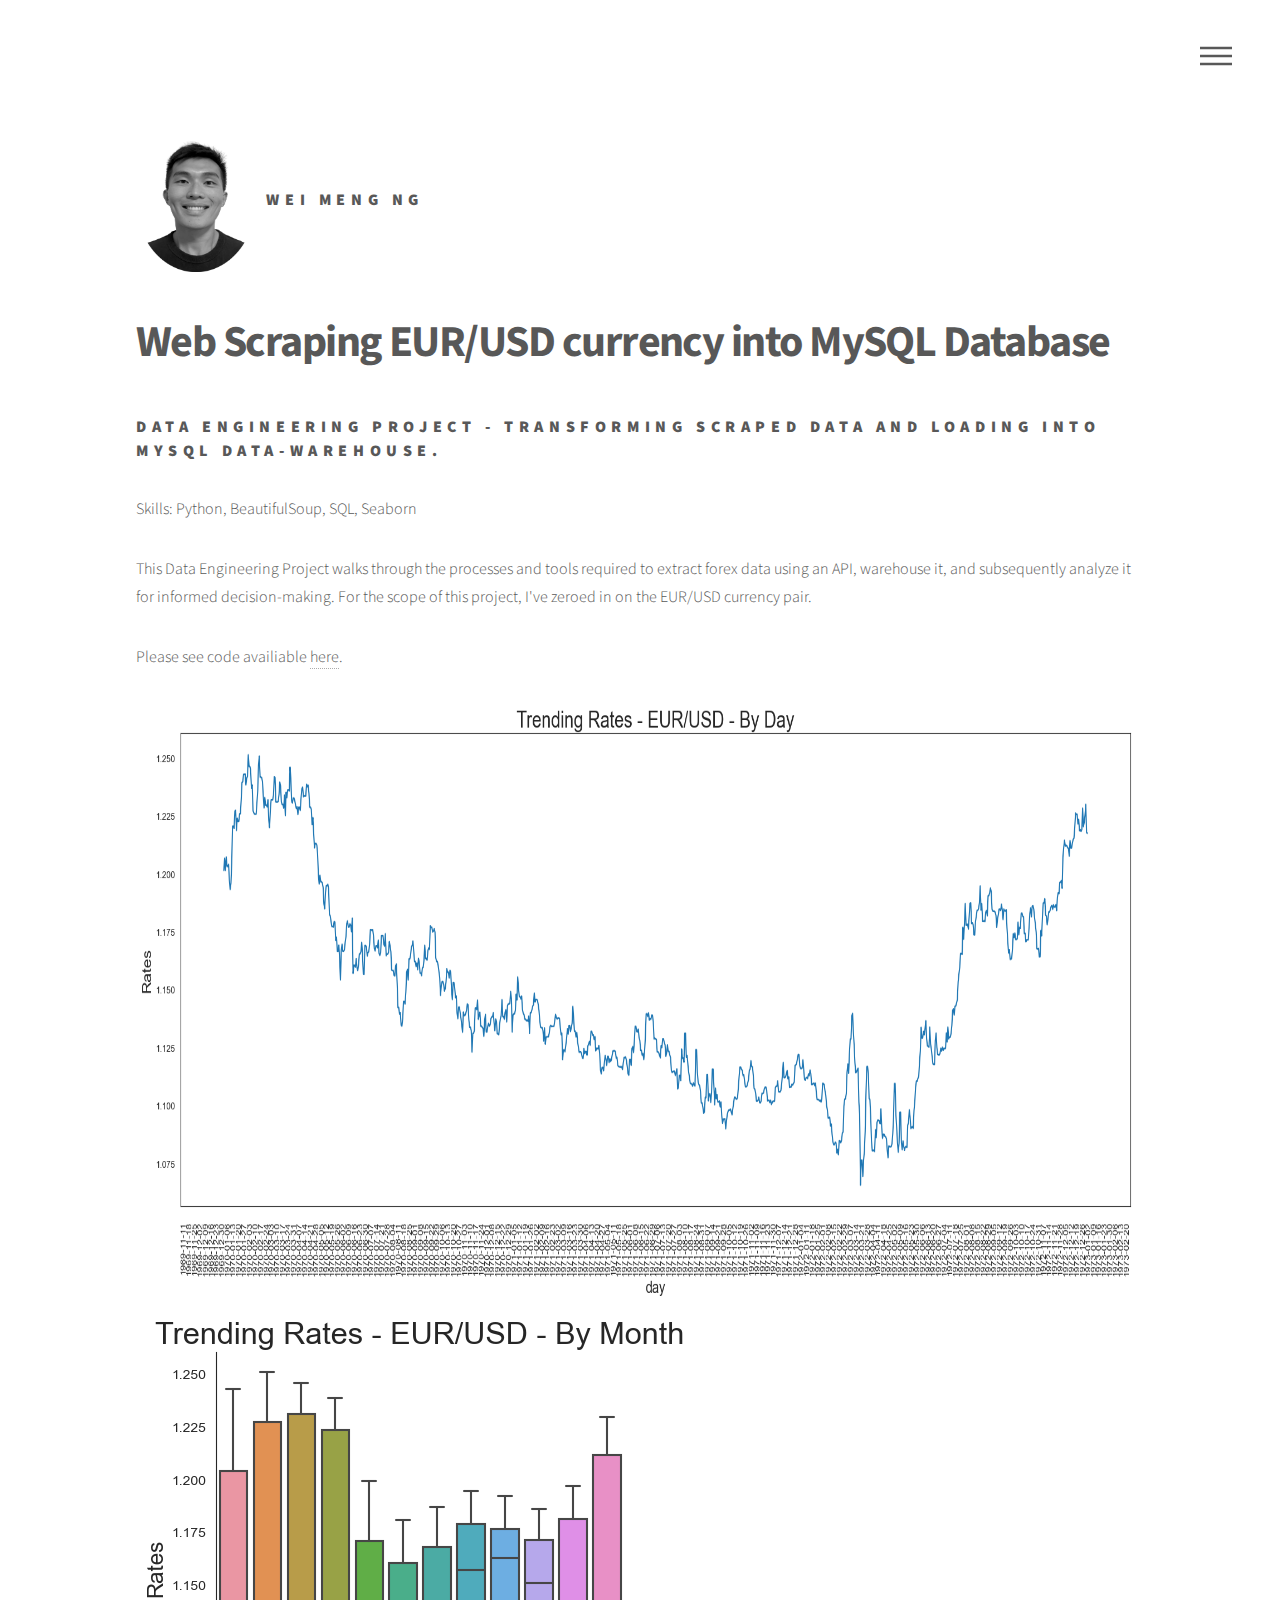
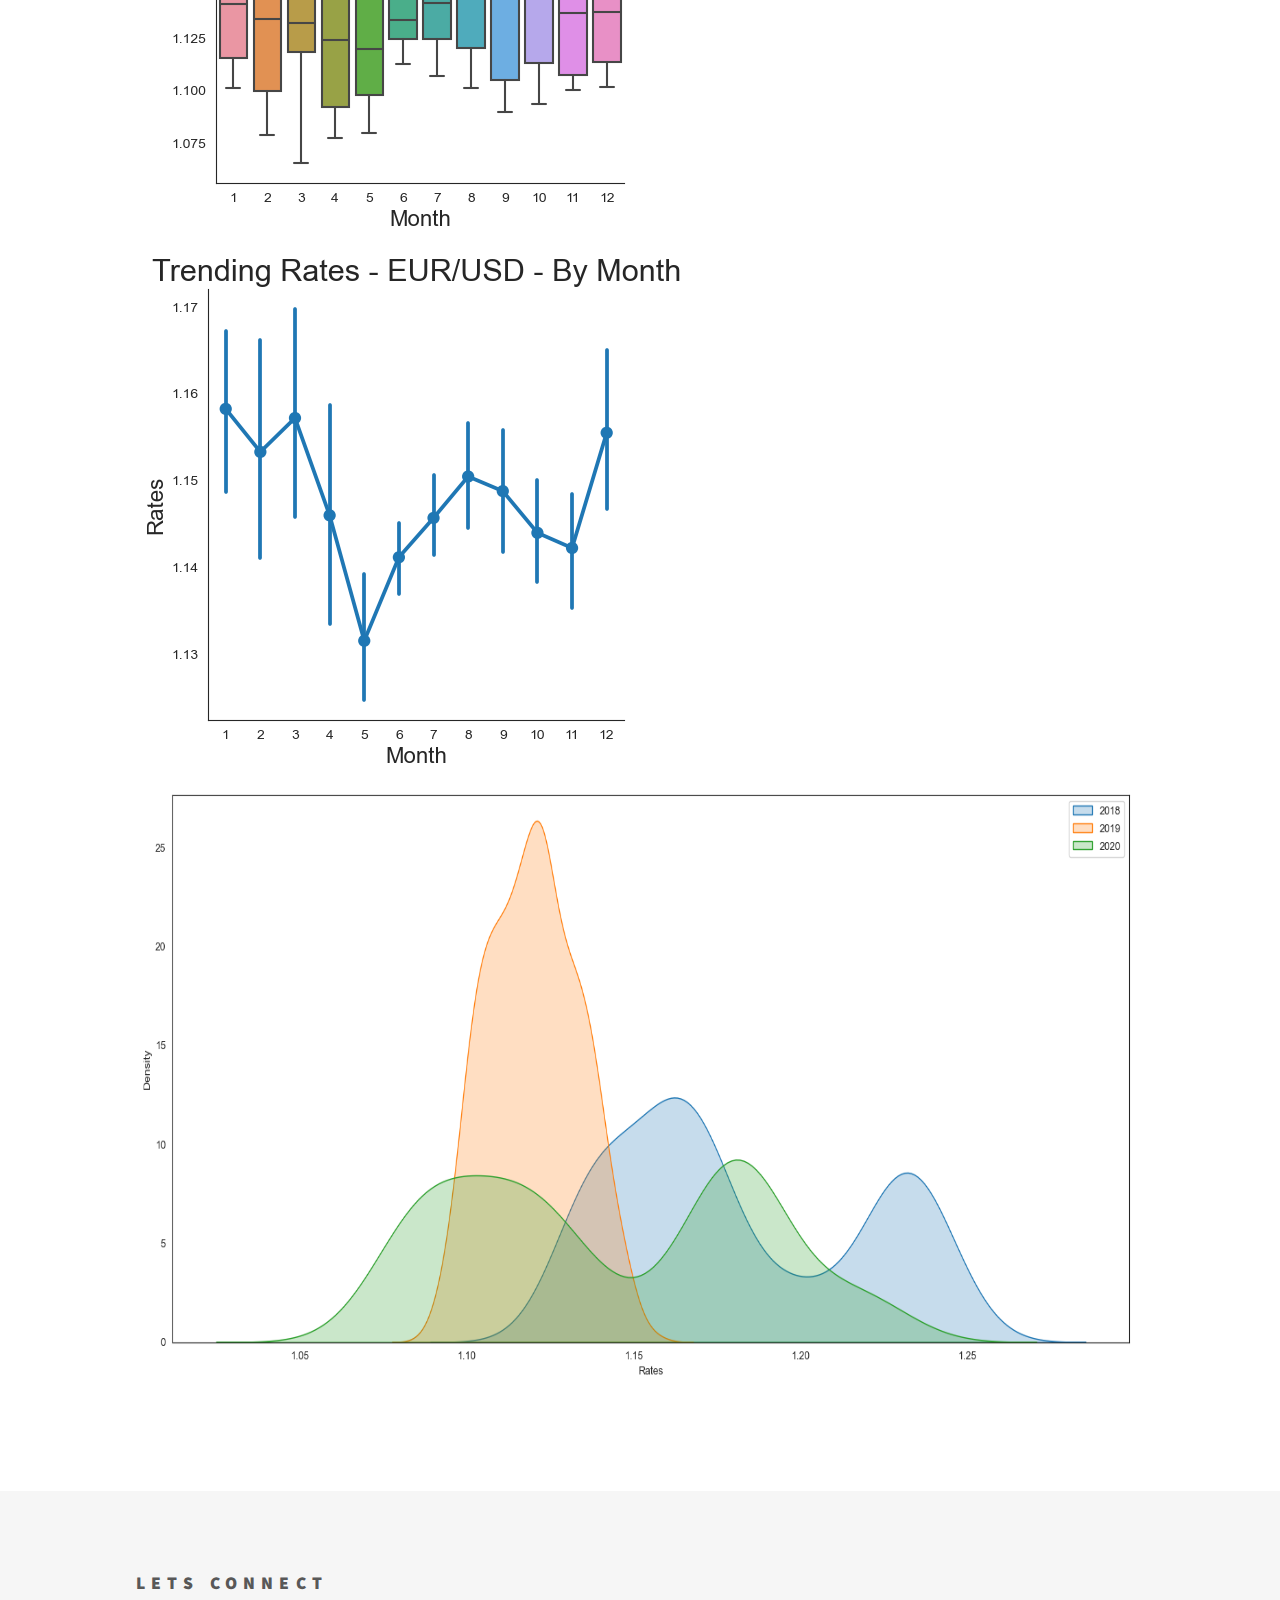
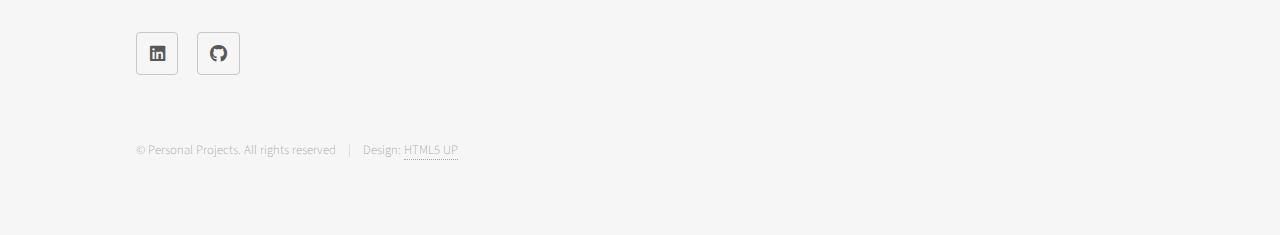
<file: webscrapeeurusd.html>
<!DOCTYPE HTML>
<!--
	Phantom by HTML5 UP
	html5up.net | @ajlkn
	Free for personal and commercial use under the CCA 3.0 license (html5up.net/license)
-->
<html>
	<head>
		<title>Web Scraping EUR/USD</title>
		<meta charset="utf-8" />
		<meta name="viewport" content="width=device-width, initial-scale=1, user-scalable=no" />
		<link rel="stylesheet" href="assets/css/main.css" />
		<noscript><link rel="stylesheet" href="assets/css/noscript.css" /></noscript>
	</head>
	<body class="is-preload">
		<!-- Wrapper -->
			<div id="wrapper">

				<!-- Header -->
					<header id="header">
						<div class="inner">

							<!-- Logo -->
								<a href="index.html" class="logo">
									<span class="symbol"><img src="images/headshot_oval_bw.png" alt="" /></span><span class="title">WEI MENG NG</span>
								</a>

							<!-- Nav -->
								<nav>
									<ul>
										<li><a href="#menu">Menu</a></li>
									</ul>
								</nav>

						</div>
					</header>

				<!-- Menu -->
					<nav id="menu">
						<h2>Menu</h2>
						<ul>
							<li><a href="index.html">Home</a></li>
							<li><a href="aboutme.html">About Me</a></li>
							<li><a href="project.html">Personal Projects</a></li>
							<li><a href="resume.html">Resume</a></li>
						</ul>
					</nav>

				<!-- Main -->
					<div id="main">
						<div class="inner">
							<h1>Web Scraping EUR/USD currency into MySQL Database</h1>
							<!-- <span class="image main"><img src="images/pic13.jpg" alt="" /></span> -->
                            <header>
								<h3>Data Engineering Project - transforming scraped data and loading into MySQL Data-Warehouse.</h3>
							</header>
                            <p>Skills: Python, BeautifulSoup, SQL, Seaborn</p>
                            <p>This Data Engineering Project walks through the processes and tools required to extract forex data using an API, warehouse it, and subsequently analyze it for informed decision-making. For the scope of this project, I've zeroed in on the EUR/USD currency pair.</p>
                            <p>Please see code availiable <a href="https://nbviewer.org/github/ngweimeng/Web-Scraping-MySQL-Database/blob/main/webscraping%20into%20MySQL%20database.ipynb"> here</a>.</p>
                            <section class= "image.main">
                                <img src="images/eurusd/trend rates.png" width="1000" height="600" alt="">
                                <img src="images/eurusd/box plot.png" alt="">
                                <img src="images/eurusd/point plot.png" alt="">
                                <img src="images/eurusd/kernal density plot.png" width="1000" height="600" alt="">
                            </section>
                        </div>   
					</div>

				<!-- Footer -->
                <footer id="footer">
                    <div class="inner">
                        <section>
                            <h2>LETS CONNECT</h2>
                            <ul class="icons">
                                <li><a href="https://www.linkedin.com/in/weimengng/" class="icon brands style2 fa-linkedin"><span class="label">LinkedIn</span></a></li>
                                <li><a href="https://github.com/ngweimeng" class="icon brands style2 fa-github"><span class="label">GitHub</span></a></li>
                            </ul>
                        </section>
                        <ul class="copyright">
                            <li>&copy; Personal Projects. All rights reserved</li><li>Design: <a href="http://html5up.net">HTML5 UP</a></li>
                        </ul>
                    </div>
                </footer>

			</div>

		<!-- Scripts -->
			<script src="assets/js/jquery.min.js"></script>
			<script src="assets/js/browser.min.js"></script>
			<script src="assets/js/breakpoints.min.js"></script>
			<script src="assets/js/util.js"></script>
			<script src="assets/js/main.js"></script>

	</body>
</html>
</file>
<file: assets/css/noscript.css>
/*
	Phantom by HTML5 UP
	html5up.net | @ajlkn
	Free for personal and commercial use under the CCA 3.0 license (html5up.net/license)
*/

/* Tiles */

	body.is-preload .tiles article {
		-moz-transform: none;
		-webkit-transform: none;
		-ms-transform: none;
		transform: none;
		opacity: 1;
	}
</file>
<file: assets/css/main.css>
@import url(fontawesome-all.min.css);
@import url("https://fonts.googleapis.com/css?family=Source+Sans+Pro:300,700,900");

/*
	Phantom by HTML5 UP
	html5up.net | @ajlkn
	Free for personal and commercial use under the CCA 3.0 license (html5up.net/license)
*/

html, body, div, span, applet, object,
iframe, h1, h2, h3, h4, h5, h6, p, blockquote,
pre, a, abbr, acronym, address, big, cite,
code, del, dfn, em, img, ins, kbd, q, s, samp,
small, strike, strong, sub, sup, tt, var, b,
u, i, center, dl, dt, dd, ol, ul, li, fieldset,
form, label, legend, table, caption, tbody,
tfoot, thead, tr, th, td, article, aside,
canvas, details, embed, figure, figcaption,
footer, header, hgroup, menu, nav, output, ruby,
section, summary, time, mark, audio, video {
	margin: 0;
	padding: 0;
	border: 0;
	font-size: 100%;
	font: inherit;
	vertical-align: baseline;}

article, aside, details, figcaption, figure,
footer, header, hgroup, menu, nav, section {
	display: block;}

body {
	line-height: 1;
}

ol, ul {
	list-style: none;
}

blockquote, q {
	quotes: none;
}

	blockquote:before, blockquote:after, q:before, q:after {
		content: '';
		content: none;
	}

table {
	border-collapse: collapse;
	border-spacing: 0;
}

body {
	-webkit-text-size-adjust: none;
}

mark {
	background-color: transparent;
	color: inherit;
}

input::-moz-focus-inner {
	border: 0;
	padding: 0;
}

input, select, textarea {
	-moz-appearance: none;
	-webkit-appearance: none;
	-ms-appearance: none;
	appearance: none;
}

/* Basic */

	@-ms-viewport {
		width: device-width;
	}

	body {
		-ms-overflow-style: scrollbar;
	}

	@media screen and (max-width: 480px) {

		html, body {
			min-width: 320px;
		}

	}

	html {
		box-sizing: border-box;
	}

	*, *:before, *:after {
		box-sizing: inherit;
	}

	body {
		background: #ffffff;
	}

		body.is-preload *, body.is-preload *:before, body.is-preload *:after {
			-moz-animation: none !important;
			-webkit-animation: none !important;
			-ms-animation: none !important;
			animation: none !important;
			-moz-transition: none !important;
			-webkit-transition: none !important;
			-ms-transition: none !important;
			transition: none !important;
		}

/* Type */

	body, input, select, textarea {
		color: #585858;
		font-family: "Source Sans Pro", Helvetica, sans-serif;
		font-size: 16pt;
		font-weight: 300;
		line-height: 1.75;
	}

		@media screen and (max-width: 1680px) {

			body, input, select, textarea {
				font-size: 14pt;
			}

		}

		@media screen and (max-width: 1280px) {

			body, input, select, textarea {
				font-size: 12pt;
			}

		}

	a {
		-moz-transition: border-bottom-color 0.2s ease, color 0.2s ease;
		-webkit-transition: border-bottom-color 0.2s ease, color 0.2s ease;
		-ms-transition: border-bottom-color 0.2s ease, color 0.2s ease;
		transition: border-bottom-color 0.2s ease, color 0.2s ease;
		text-decoration: none;
		color: #585858;
		border-bottom: dotted 1px rgba(88, 88, 88, 0.5);
	}

		a:hover {
			border-bottom-color: transparent;
			color: #f2849e !important;
		}

	strong, b {
		font-weight: 900;
	}

	em, i {
		font-style: italic;
	}

	p {
		margin: 0 0 2em 0;
	}

	h1 {
		font-size: 2.75em;
		font-weight: 700;
		line-height: 1.3;
		margin: 0 0 1em 0;
		letter-spacing: -0.035em;
	}

		h1 a {
			color: inherit;
		}

		@media screen and (max-width: 736px) {

			h1 {
				font-size: 2em;
				margin: 0 0 1em 0;
			}

		}

		@media screen and (max-width: 360px) {

			h1 {
				font-size: 1.75em;
			}

		}

	h2, h3, h4, h5, h6 {
		font-weight: 900;
		line-height: 1.5;
		margin: 0 0 2em 0;
		text-transform: uppercase;
		letter-spacing: 0.35em;
	}

		h2 a, h3 a, h4 a, h5 a, h6 a {
			color: inherit;
		}

	h2 {
		font-size: 1.1em;
	}

	h3 {
		font-size: 1em;
		letter-spacing: 0.35em;
	}

	h4 {
		font-size: 0.8em;
	}

	h5 {
		font-size: 0.8em;
	}

	h6 {
		font-size: 0.8em;
	}

	@media screen and (max-width: 980px) {

		h1 br, h2 br, h3 br, h4 br, h5 br, h6 br {
			display: none;
		}

	}

	@media screen and (max-width: 736px) {

		h2 {
			font-size: 1em;
		}

		h3 {
			font-size: 0.8em;
		}

	}

	sub {
		font-size: 0.8em;
		position: relative;
		top: 0.5em;
	}

	sup {
		font-size: 0.8em;
		position: relative;
		top: -0.5em;
	}

	blockquote {
		border-left: solid 4px #c9c9c9;
		font-style: italic;
		margin: 0 0 2em 0;
		padding: 0.5em 0 0.5em 2em;
	}

	code {
		background: rgba(144, 144, 144, 0.075);
		border-radius: 4px;
		border: solid 1px #c9c9c9;
		font-family: "Courier New", monospace;
		font-size: 0.9em;
		margin: 0 0.25em;
		padding: 0.25em 0.65em;
	}

	pre {
		-webkit-overflow-scrolling: touch;
		font-family: "Courier New", monospace;
		font-size: 0.9em;
		margin: 0 0 2em 0;
	}

		pre code {
			display: block;
			line-height: 1.75;
			padding: 1em 1.5em;
			overflow-x: auto;
		}

	hr {
		border: 0;
		border-bottom: solid 1px #c9c9c9;
		margin: 2em 0;
	}

		hr.major {
			margin: 3em 0;
		}

	.align-left {
		text-align: left;
	}

	.align-center {
		text-align: center;
	}

	.align-right {
		text-align: right;
	}

/* Row */

	.row {
		display: flex;
		flex-wrap: wrap;
		box-sizing: border-box;
		align-items: stretch;
	}

		.row > * {
			box-sizing: border-box;
		}

		.row.gtr-uniform > * > :last-child {
			margin-bottom: 0;
		}

		.row.aln-left {
			justify-content: flex-start;
		}

		.row.aln-center {
			justify-content: center;
		}

		.row.aln-right {
			justify-content: flex-end;
		}

		.row.aln-top {
			align-items: flex-start;
		}

		.row.aln-middle {
			align-items: center;
		}

		.row.aln-bottom {
			align-items: flex-end;
		}

		.row > .imp {
			order: -1;
		}

		.row > .col-1 {
			width: 8.33333%;
		}

		.row > .off-1 {
			margin-left: 8.33333%;
		}

		.row > .col-2 {
			width: 16.66667%;
		}

		.row > .off-2 {
			margin-left: 16.66667%;
		}

		.row > .col-3 {
			width: 25%;
		}

		.row > .off-3 {
			margin-left: 25%;
		}

		.row > .col-4 {
			width: 33.33333%;
		}

		.row > .off-4 {
			margin-left: 33.33333%;
		}

		.row > .col-5 {
			width: 41.66667%;
		}

		.row > .off-5 {
			margin-left: 41.66667%;
		}

		.row > .col-6 {
			width: 50%;
		}

		.row > .off-6 {
			margin-left: 50%;
		}

		.row > .col-7 {
			width: 58.33333%;
		}

		.row > .off-7 {
			margin-left: 58.33333%;
		}

		.row > .col-8 {
			width: 66.66667%;
		}

		.row > .off-8 {
			margin-left: 66.66667%;
		}

		.row > .col-9 {
			width: 75%;
		}

		.row > .off-9 {
			margin-left: 75%;
		}

		.row > .col-10 {
			width: 83.33333%;
		}

		.row > .off-10 {
			margin-left: 83.33333%;
		}

		.row > .col-11 {
			width: 91.66667%;
		}

		.row > .off-11 {
			margin-left: 91.66667%;
		}

		.row > .col-12 {
			width: 100%;
		}

		.row > .off-12 {
			margin-left: 100%;
		}

		.row.gtr-0 {
			margin-top: 0;
			margin-left: 0em;
		}

			.row.gtr-0 > * {
				padding: 0 0 0 0em;
			}

			.row.gtr-0.gtr-uniform {
				margin-top: 0em;
			}

				.row.gtr-0.gtr-uniform > * {
					padding-top: 0em;
				}

		.row.gtr-25 {
			margin-top: 0;
			margin-left: -0.5em;
		}

			.row.gtr-25 > * {
				padding: 0 0 0 0.5em;
			}

			.row.gtr-25.gtr-uniform {
				margin-top: -0.5em;
			}

				.row.gtr-25.gtr-uniform > * {
					padding-top: 0.5em;
				}

		.row.gtr-50 {
			margin-top: 0;
			margin-left: -1em;
		}

			.row.gtr-50 > * {
				padding: 0 0 0 1em;
			}

			.row.gtr-50.gtr-uniform {
				margin-top: -1em;
			}

				.row.gtr-50.gtr-uniform > * {
					padding-top: 1em;
				}

		.row {
			margin-top: 0;
			margin-left: -2em;
		}

			.row > * {
				padding: 0 0 0 2em;
			}

			.row.gtr-uniform {
				margin-top: -2em;
			}

				.row.gtr-uniform > * {
					padding-top: 2em;
				}

		.row.gtr-150 {
			margin-top: 0;
			margin-left: -3em;
		}

			.row.gtr-150 > * {
				padding: 0 0 0 3em;
			}

			.row.gtr-150.gtr-uniform {
				margin-top: -3em;
			}

				.row.gtr-150.gtr-uniform > * {
					padding-top: 3em;
				}

		.row.gtr-200 {
			margin-top: 0;
			margin-left: -4em;
		}

			.row.gtr-200 > * {
				padding: 0 0 0 4em;
			}

			.row.gtr-200.gtr-uniform {
				margin-top: -4em;
			}

				.row.gtr-200.gtr-uniform > * {
					padding-top: 4em;
				}

		@media screen and (max-width: 1680px) {

			.row {
				display: flex;
				flex-wrap: wrap;
				box-sizing: border-box;
				align-items: stretch;
			}

				.row > * {
					box-sizing: border-box;
				}

				.row.gtr-uniform > * > :last-child {
					margin-bottom: 0;
				}

				.row.aln-left {
					justify-content: flex-start;
				}

				.row.aln-center {
					justify-content: center;
				}

				.row.aln-right {
					justify-content: flex-end;
				}

				.row.aln-top {
					align-items: flex-start;
				}

				.row.aln-middle {
					align-items: center;
				}

				.row.aln-bottom {
					align-items: flex-end;
				}

				.row > .imp-xlarge {
					order: -1;
				}

				.row > .col-1-xlarge {
					width: 8.33333%;
				}

				.row > .off-1-xlarge {
					margin-left: 8.33333%;
				}

				.row > .col-2-xlarge {
					width: 16.66667%;
				}

				.row > .off-2-xlarge {
					margin-left: 16.66667%;
				}

				.row > .col-3-xlarge {
					width: 25%;
				}

				.row > .off-3-xlarge {
					margin-left: 25%;
				}

				.row > .col-4-xlarge {
					width: 33.33333%;
				}

				.row > .off-4-xlarge {
					margin-left: 33.33333%;
				}

				.row > .col-5-xlarge {
					width: 41.66667%;
				}

				.row > .off-5-xlarge {
					margin-left: 41.66667%;
				}

				.row > .col-6-xlarge {
					width: 50%;
				}

				.row > .off-6-xlarge {
					margin-left: 50%;
				}

				.row > .col-7-xlarge {
					width: 58.33333%;
				}

				.row > .off-7-xlarge {
					margin-left: 58.33333%;
				}

				.row > .col-8-xlarge {
					width: 66.66667%;
				}

				.row > .off-8-xlarge {
					margin-left: 66.66667%;
				}

				.row > .col-9-xlarge {
					width: 75%;
				}

				.row > .off-9-xlarge {
					margin-left: 75%;
				}

				.row > .col-10-xlarge {
					width: 83.33333%;
				}

				.row > .off-10-xlarge {
					margin-left: 83.33333%;
				}

				.row > .col-11-xlarge {
					width: 91.66667%;
				}

				.row > .off-11-xlarge {
					margin-left: 91.66667%;
				}

				.row > .col-12-xlarge {
					width: 100%;
				}

				.row > .off-12-xlarge {
					margin-left: 100%;
				}

				.row.gtr-0 {
					margin-top: 0;
					margin-left: 0em;
				}

					.row.gtr-0 > * {
						padding: 0 0 0 0em;
					}

					.row.gtr-0.gtr-uniform {
						margin-top: 0em;
					}

						.row.gtr-0.gtr-uniform > * {
							padding-top: 0em;
						}

				.row.gtr-25 {
					margin-top: 0;
					margin-left: -0.5em;
				}

					.row.gtr-25 > * {
						padding: 0 0 0 0.5em;
					}

					.row.gtr-25.gtr-uniform {
						margin-top: -0.5em;
					}

						.row.gtr-25.gtr-uniform > * {
							padding-top: 0.5em;
						}

				.row.gtr-50 {
					margin-top: 0;
					margin-left: -1em;
				}

					.row.gtr-50 > * {
						padding: 0 0 0 1em;
					}

					.row.gtr-50.gtr-uniform {
						margin-top: -1em;
					}

						.row.gtr-50.gtr-uniform > * {
							padding-top: 1em;
						}

				.row {
					margin-top: 0;
					margin-left: -2em;
				}

					.row > * {
						padding: 0 0 0 2em;
					}

					.row.gtr-uniform {
						margin-top: -2em;
					}

						.row.gtr-uniform > * {
							padding-top: 2em;
						}

				.row.gtr-150 {
					margin-top: 0;
					margin-left: -3em;
				}

					.row.gtr-150 > * {
						padding: 0 0 0 3em;
					}

					.row.gtr-150.gtr-uniform {
						margin-top: -3em;
					}

						.row.gtr-150.gtr-uniform > * {
							padding-top: 3em;
						}

				.row.gtr-200 {
					margin-top: 0;
					margin-left: -4em;
				}

					.row.gtr-200 > * {
						padding: 0 0 0 4em;
					}

					.row.gtr-200.gtr-uniform {
						margin-top: -4em;
					}

						.row.gtr-200.gtr-uniform > * {
							padding-top: 4em;
						}

		}

		@media screen and (max-width: 1280px) {

			.row {
				display: flex;
				flex-wrap: wrap;
				box-sizing: border-box;
				align-items: stretch;
			}

				.row > * {
					box-sizing: border-box;
				}

				.row.gtr-uniform > * > :last-child {
					margin-bottom: 0;
				}

				.row.aln-left {
					justify-content: flex-start;
				}

				.row.aln-center {
					justify-content: center;
				}

				.row.aln-right {
					justify-content: flex-end;
				}

				.row.aln-top {
					align-items: flex-start;
				}

				.row.aln-middle {
					align-items: center;
				}

				.row.aln-bottom {
					align-items: flex-end;
				}

				.row > .imp-large {
					order: -1;
				}

				.row > .col-1-large {
					width: 8.33333%;
				}

				.row > .off-1-large {
					margin-left: 8.33333%;
				}

				.row > .col-2-large {
					width: 16.66667%;
				}

				.row > .off-2-large {
					margin-left: 16.66667%;
				}

				.row > .col-3-large {
					width: 25%;
				}

				.row > .off-3-large {
					margin-left: 25%;
				}

				.row > .col-4-large {
					width: 33.33333%;
				}

				.row > .off-4-large {
					margin-left: 33.33333%;
				}

				.row > .col-5-large {
					width: 41.66667%;
				}

				.row > .off-5-large {
					margin-left: 41.66667%;
				}

				.row > .col-6-large {
					width: 50%;
				}

				.row > .off-6-large {
					margin-left: 50%;
				}

				.row > .col-7-large {
					width: 58.33333%;
				}

				.row > .off-7-large {
					margin-left: 58.33333%;
				}

				.row > .col-8-large {
					width: 66.66667%;
				}

				.row > .off-8-large {
					margin-left: 66.66667%;
				}

				.row > .col-9-large {
					width: 75%;
				}

				.row > .off-9-large {
					margin-left: 75%;
				}

				.row > .col-10-large {
					width: 83.33333%;
				}

				.row > .off-10-large {
					margin-left: 83.33333%;
				}

				.row > .col-11-large {
					width: 91.66667%;
				}

				.row > .off-11-large {
					margin-left: 91.66667%;
				}

				.row > .col-12-large {
					width: 100%;
				}

				.row > .off-12-large {
					margin-left: 100%;
				}

				.row.gtr-0 {
					margin-top: 0;
					margin-left: 0em;
				}

					.row.gtr-0 > * {
						padding: 0 0 0 0em;
					}

					.row.gtr-0.gtr-uniform {
						margin-top: 0em;
					}

						.row.gtr-0.gtr-uniform > * {
							padding-top: 0em;
						}

				.row.gtr-25 {
					margin-top: 0;
					margin-left: -0.5em;
				}

					.row.gtr-25 > * {
						padding: 0 0 0 0.5em;
					}

					.row.gtr-25.gtr-uniform {
						margin-top: -0.5em;
					}

						.row.gtr-25.gtr-uniform > * {
							padding-top: 0.5em;
						}

				.row.gtr-50 {
					margin-top: 0;
					margin-left: -1em;
				}

					.row.gtr-50 > * {
						padding: 0 0 0 1em;
					}

					.row.gtr-50.gtr-uniform {
						margin-top: -1em;
					}

						.row.gtr-50.gtr-uniform > * {
							padding-top: 1em;
						}

				.row {
					margin-top: 0;
					margin-left: -2em;
				}

					.row > * {
						padding: 0 0 0 2em;
					}

					.row.gtr-uniform {
						margin-top: -2em;
					}

						.row.gtr-uniform > * {
							padding-top: 2em;
						}

				.row.gtr-150 {
					margin-top: 0;
					margin-left: -3em;
				}

					.row.gtr-150 > * {
						padding: 0 0 0 3em;
					}

					.row.gtr-150.gtr-uniform {
						margin-top: -3em;
					}

						.row.gtr-150.gtr-uniform > * {
							padding-top: 3em;
						}

				.row.gtr-200 {
					margin-top: 0;
					margin-left: -4em;
				}

					.row.gtr-200 > * {
						padding: 0 0 0 4em;
					}

					.row.gtr-200.gtr-uniform {
						margin-top: -4em;
					}

						.row.gtr-200.gtr-uniform > * {
							padding-top: 4em;
						}

		}

		@media screen and (max-width: 980px) {

			.row {
				display: flex;
				flex-wrap: wrap;
				box-sizing: border-box;
				align-items: stretch;
			}

				.row > * {
					box-sizing: border-box;
				}

				.row.gtr-uniform > * > :last-child {
					margin-bottom: 0;
				}

				.row.aln-left {
					justify-content: flex-start;
				}

				.row.aln-center {
					justify-content: center;
				}

				.row.aln-right {
					justify-content: flex-end;
				}

				.row.aln-top {
					align-items: flex-start;
				}

				.row.aln-middle {
					align-items: center;
				}

				.row.aln-bottom {
					align-items: flex-end;
				}

				.row > .imp-medium {
					order: -1;
				}

				.row > .col-1-medium {
					width: 8.33333%;
				}

				.row > .off-1-medium {
					margin-left: 8.33333%;
				}

				.row > .col-2-medium {
					width: 16.66667%;
				}

				.row > .off-2-medium {
					margin-left: 16.66667%;
				}

				.row > .col-3-medium {
					width: 25%;
				}

				.row > .off-3-medium {
					margin-left: 25%;
				}

				.row > .col-4-medium {
					width: 33.33333%;
				}

				.row > .off-4-medium {
					margin-left: 33.33333%;
				}

				.row > .col-5-medium {
					width: 41.66667%;
				}

				.row > .off-5-medium {
					margin-left: 41.66667%;
				}

				.row > .col-6-medium {
					width: 50%;
				}

				.row > .off-6-medium {
					margin-left: 50%;
				}

				.row > .col-7-medium {
					width: 58.33333%;
				}

				.row > .off-7-medium {
					margin-left: 58.33333%;
				}

				.row > .col-8-medium {
					width: 66.66667%;
				}

				.row > .off-8-medium {
					margin-left: 66.66667%;
				}

				.row > .col-9-medium {
					width: 75%;
				}

				.row > .off-9-medium {
					margin-left: 75%;
				}

				.row > .col-10-medium {
					width: 83.33333%;
				}

				.row > .off-10-medium {
					margin-left: 83.33333%;
				}

				.row > .col-11-medium {
					width: 91.66667%;
				}

				.row > .off-11-medium {
					margin-left: 91.66667%;
				}

				.row > .col-12-medium {
					width: 100%;
				}

				.row > .off-12-medium {
					margin-left: 100%;
				}

				.row.gtr-0 {
					margin-top: 0;
					margin-left: 0em;
				}

					.row.gtr-0 > * {
						padding: 0 0 0 0em;
					}

					.row.gtr-0.gtr-uniform {
						margin-top: 0em;
					}

						.row.gtr-0.gtr-uniform > * {
							padding-top: 0em;
						}

				.row.gtr-25 {
					margin-top: 0;
					margin-left: -0.375em;
				}

					.row.gtr-25 > * {
						padding: 0 0 0 0.375em;
					}

					.row.gtr-25.gtr-uniform {
						margin-top: -0.375em;
					}

						.row.gtr-25.gtr-uniform > * {
							padding-top: 0.375em;
						}

				.row.gtr-50 {
					margin-top: 0;
					margin-left: -0.75em;
				}

					.row.gtr-50 > * {
						padding: 0 0 0 0.75em;
					}

					.row.gtr-50.gtr-uniform {
						margin-top: -0.75em;
					}

						.row.gtr-50.gtr-uniform > * {
							padding-top: 0.75em;
						}

				.row {
					margin-top: 0;
					margin-left: -1.5em;
				}

					.row > * {
						padding: 0 0 0 1.5em;
					}

					.row.gtr-uniform {
						margin-top: -1.5em;
					}

						.row.gtr-uniform > * {
							padding-top: 1.5em;
						}

				.row.gtr-150 {
					margin-top: 0;
					margin-left: -2.25em;
				}

					.row.gtr-150 > * {
						padding: 0 0 0 2.25em;
					}

					.row.gtr-150.gtr-uniform {
						margin-top: -2.25em;
					}

						.row.gtr-150.gtr-uniform > * {
							padding-top: 2.25em;
						}

				.row.gtr-200 {
					margin-top: 0;
					margin-left: -3em;
				}

					.row.gtr-200 > * {
						padding: 0 0 0 3em;
					}

					.row.gtr-200.gtr-uniform {
						margin-top: -3em;
					}

						.row.gtr-200.gtr-uniform > * {
							padding-top: 3em;
						}

		}

		@media screen and (max-width: 736px) {

			.row {
				display: flex;
				flex-wrap: wrap;
				box-sizing: border-box;
				align-items: stretch;
			}

				.row > * {
					box-sizing: border-box;
				}

				.row.gtr-uniform > * > :last-child {
					margin-bottom: 0;
				}

				.row.aln-left {
					justify-content: flex-start;
				}

				.row.aln-center {
					justify-content: center;
				}

				.row.aln-right {
					justify-content: flex-end;
				}

				.row.aln-top {
					align-items: flex-start;
				}

				.row.aln-middle {
					align-items: center;
				}

				.row.aln-bottom {
					align-items: flex-end;
				}

				.row > .imp-small {
					order: -1;
				}

				.row > .col-1-small {
					width: 8.33333%;
				}

				.row > .off-1-small {
					margin-left: 8.33333%;
				}

				.row > .col-2-small {
					width: 16.66667%;
				}

				.row > .off-2-small {
					margin-left: 16.66667%;
				}

				.row > .col-3-small {
					width: 25%;
				}

				.row > .off-3-small {
					margin-left: 25%;
				}

				.row > .col-4-small {
					width: 33.33333%;
				}

				.row > .off-4-small {
					margin-left: 33.33333%;
				}

				.row > .col-5-small {
					width: 41.66667%;
				}

				.row > .off-5-small {
					margin-left: 41.66667%;
				}

				.row > .col-6-small {
					width: 50%;
				}

				.row > .off-6-small {
					margin-left: 50%;
				}

				.row > .col-7-small {
					width: 58.33333%;
				}

				.row > .off-7-small {
					margin-left: 58.33333%;
				}

				.row > .col-8-small {
					width: 66.66667%;
				}

				.row > .off-8-small {
					margin-left: 66.66667%;
				}

				.row > .col-9-small {
					width: 75%;
				}

				.row > .off-9-small {
					margin-left: 75%;
				}

				.row > .col-10-small {
					width: 83.33333%;
				}

				.row > .off-10-small {
					margin-left: 83.33333%;
				}

				.row > .col-11-small {
					width: 91.66667%;
				}

				.row > .off-11-small {
					margin-left: 91.66667%;
				}

				.row > .col-12-small {
					width: 100%;
				}

				.row > .off-12-small {
					margin-left: 100%;
				}

				.row.gtr-0 {
					margin-top: 0;
					margin-left: 0em;
				}

					.row.gtr-0 > * {
						padding: 0 0 0 0em;
					}

					.row.gtr-0.gtr-uniform {
						margin-top: 0em;
					}

						.row.gtr-0.gtr-uniform > * {
							padding-top: 0em;
						}

				.row.gtr-25 {
					margin-top: 0;
					margin-left: -0.25em;
				}

					.row.gtr-25 > * {
						padding: 0 0 0 0.25em;
					}

					.row.gtr-25.gtr-uniform {
						margin-top: -0.25em;
					}

						.row.gtr-25.gtr-uniform > * {
							padding-top: 0.25em;
						}

				.row.gtr-50 {
					margin-top: 0;
					margin-left: -0.5em;
				}

					.row.gtr-50 > * {
						padding: 0 0 0 0.5em;
					}

					.row.gtr-50.gtr-uniform {
						margin-top: -0.5em;
					}

						.row.gtr-50.gtr-uniform > * {
							padding-top: 0.5em;
						}

				.row {
					margin-top: 0;
					margin-left: -1em;
				}

					.row > * {
						padding: 0 0 0 1em;
					}

					.row.gtr-uniform {
						margin-top: -1em;
					}

						.row.gtr-uniform > * {
							padding-top: 1em;
						}

				.row.gtr-150 {
					margin-top: 0;
					margin-left: -1.5em;
				}

					.row.gtr-150 > * {
						padding: 0 0 0 1.5em;
					}

					.row.gtr-150.gtr-uniform {
						margin-top: -1.5em;
					}

						.row.gtr-150.gtr-uniform > * {
							padding-top: 1.5em;
						}

				.row.gtr-200 {
					margin-top: 0;
					margin-left: -2em;
				}

					.row.gtr-200 > * {
						padding: 0 0 0 2em;
					}

					.row.gtr-200.gtr-uniform {
						margin-top: -2em;
					}

						.row.gtr-200.gtr-uniform > * {
							padding-top: 2em;
						}

		}

		@media screen and (max-width: 480px) {

			.row {
				display: flex;
				flex-wrap: wrap;
				box-sizing: border-box;
				align-items: stretch;
			}

				.row > * {
					box-sizing: border-box;
				}

				.row.gtr-uniform > * > :last-child {
					margin-bottom: 0;
				}

				.row.aln-left {
					justify-content: flex-start;
				}

				.row.aln-center {
					justify-content: center;
				}

				.row.aln-right {
					justify-content: flex-end;
				}

				.row.aln-top {
					align-items: flex-start;
				}

				.row.aln-middle {
					align-items: center;
				}

				.row.aln-bottom {
					align-items: flex-end;
				}

				.row > .imp-xsmall {
					order: -1;
				}

				.row > .col-1-xsmall {
					width: 8.33333%;
				}

				.row > .off-1-xsmall {
					margin-left: 8.33333%;
				}

				.row > .col-2-xsmall {
					width: 16.66667%;
				}

				.row > .off-2-xsmall {
					margin-left: 16.66667%;
				}

				.row > .col-3-xsmall {
					width: 25%;
				}

				.row > .off-3-xsmall {
					margin-left: 25%;
				}

				.row > .col-4-xsmall {
					width: 33.33333%;
				}

				.row > .off-4-xsmall {
					margin-left: 33.33333%;
				}

				.row > .col-5-xsmall {
					width: 41.66667%;
				}

				.row > .off-5-xsmall {
					margin-left: 41.66667%;
				}

				.row > .col-6-xsmall {
					width: 50%;
				}

				.row > .off-6-xsmall {
					margin-left: 50%;
				}

				.row > .col-7-xsmall {
					width: 58.33333%;
				}

				.row > .off-7-xsmall {
					margin-left: 58.33333%;
				}

				.row > .col-8-xsmall {
					width: 66.66667%;
				}

				.row > .off-8-xsmall {
					margin-left: 66.66667%;
				}

				.row > .col-9-xsmall {
					width: 75%;
				}

				.row > .off-9-xsmall {
					margin-left: 75%;
				}

				.row > .col-10-xsmall {
					width: 83.33333%;
				}

				.row > .off-10-xsmall {
					margin-left: 83.33333%;
				}

				.row > .col-11-xsmall {
					width: 91.66667%;
				}

				.row > .off-11-xsmall {
					margin-left: 91.66667%;
				}

				.row > .col-12-xsmall {
					width: 100%;
				}

				.row > .off-12-xsmall {
					margin-left: 100%;
				}

				.row.gtr-0 {
					margin-top: 0;
					margin-left: 0em;
				}

					.row.gtr-0 > * {
						padding: 0 0 0 0em;
					}

					.row.gtr-0.gtr-uniform {
						margin-top: 0em;
					}

						.row.gtr-0.gtr-uniform > * {
							padding-top: 0em;
						}

				.row.gtr-25 {
					margin-top: 0;
					margin-left: -0.25em;
				}

					.row.gtr-25 > * {
						padding: 0 0 0 0.25em;
					}

					.row.gtr-25.gtr-uniform {
						margin-top: -0.25em;
					}

						.row.gtr-25.gtr-uniform > * {
							padding-top: 0.25em;
						}

				.row.gtr-50 {
					margin-top: 0;
					margin-left: -0.5em;
				}

					.row.gtr-50 > * {
						padding: 0 0 0 0.5em;
					}

					.row.gtr-50.gtr-uniform {
						margin-top: -0.5em;
					}

						.row.gtr-50.gtr-uniform > * {
							padding-top: 0.5em;
						}

				.row {
					margin-top: 0;
					margin-left: -1em;
				}

					.row > * {
						padding: 0 0 0 1em;
					}

					.row.gtr-uniform {
						margin-top: -1em;
					}

						.row.gtr-uniform > * {
							padding-top: 1em;
						}

				.row.gtr-150 {
					margin-top: 0;
					margin-left: -1.5em;
				}

					.row.gtr-150 > * {
						padding: 0 0 0 1.5em;
					}

					.row.gtr-150.gtr-uniform {
						margin-top: -1.5em;
					}

						.row.gtr-150.gtr-uniform > * {
							padding-top: 1.5em;
						}

				.row.gtr-200 {
					margin-top: 0;
					margin-left: -2em;
				}

					.row.gtr-200 > * {
						padding: 0 0 0 2em;
					}

					.row.gtr-200.gtr-uniform {
						margin-top: -2em;
					}

						.row.gtr-200.gtr-uniform > * {
							padding-top: 2em;
						}

		}

/* Section/Article */

	section.special, article.special {
		text-align: center;
	}

	header p {
		margin-top: -1em;
	}

	@media screen and (max-width: 736px) {

		header p {
			margin-top: 0;
		}

	}

/* Icon */

	.icon {
		text-decoration: none;
		border-bottom: none;
		position: relative;
	}

		.icon:before {
			-moz-osx-font-smoothing: grayscale;
			-webkit-font-smoothing: antialiased;
			display: inline-block;
			font-style: normal;
			font-variant: normal;
			text-rendering: auto;
			line-height: 1;
			text-transform: none !important;
			font-family: 'Font Awesome 5 Free';
			font-weight: 400;
		}

		.icon > .label {
			display: none;
		}

		.icon:before {
			line-height: inherit;
		}

		.icon.solid:before {
			font-weight: 900;
		}

		.icon.brands:before {
			font-family: 'Font Awesome 5 Brands';
		}

		.icon.style2 {
			-moz-transition: background-color 0.2s ease-in-out, color 0.2s ease-in-out, border-color 0.2s ease-in-out;
			-webkit-transition: background-color 0.2s ease-in-out, color 0.2s ease-in-out, border-color 0.2s ease-in-out;
			-ms-transition: background-color 0.2s ease-in-out, color 0.2s ease-in-out, border-color 0.2s ease-in-out;
			transition: background-color 0.2s ease-in-out, color 0.2s ease-in-out, border-color 0.2s ease-in-out;
			background-color: transparent;
			border: solid 1px #c9c9c9;
			border-radius: 4px;
			width: 2.65em;
			height: 2.65em;
			display: inline-block;
			text-align: center;
			line-height: 2.65em;
			color: inherit;
		}

			.icon.style2:before {
				font-size: 1.1em;
			}

			.icon.style2:hover {
				color: #f2849e;
				border-color: #f2849e;
			}

			.icon.style2:active {
				background-color: rgba(242, 132, 158, 0.1);
			}

/* List */

	ol {
		list-style: decimal;
		margin: 0 0 2em 0;
		padding-left: 1.25em;
	}

		ol li {
			padding-left: 0.25em;
		}

	ul {
		list-style: disc;
		margin: 0 0 2em 0;
		padding-left: 1em;
	}

		ul li {
			padding-left: 0.5em;
		}

		ul.alt {
			list-style: none;
			padding-left: 0;
		}

			ul.alt li {
				border-top: solid 1px #c9c9c9;
				padding: 0.5em 0;
			}

				ul.alt li:first-child {
					border-top: 0;
					padding-top: 0;
				}

	dl {
		margin: 0 0 2em 0;
	}

		dl dt {
			display: block;
			font-weight: 900;
			margin: 0 0 1em 0;
		}

		dl dd {
			margin-left: 2em;
		}

/* Actions */

	ul.actions {
		display: -moz-flex;
		display: -webkit-flex;
		display: -ms-flex;
		display: flex;
		cursor: default;
		list-style: none;
		margin-left: -1em;
		padding-left: 0;
	}

		ul.actions li {
			padding: 0 0 0 1em;
			vertical-align: middle;
		}

		ul.actions.special {
			-moz-justify-content: center;
			-webkit-justify-content: center;
			-ms-justify-content: center;
			justify-content: center;
			width: 100%;
			margin-left: 0;
		}

			ul.actions.special li:first-child {
				padding-left: 0;
			}

		ul.actions.stacked {
			-moz-flex-direction: column;
			-webkit-flex-direction: column;
			-ms-flex-direction: column;
			flex-direction: column;
			margin-left: 0;
		}

			ul.actions.stacked li {
				padding: 1.3em 0 0 0;
			}

				ul.actions.stacked li:first-child {
					padding-top: 0;
				}

		ul.actions.fit {
			width: calc(100% + 1em);
		}

			ul.actions.fit li {
				-moz-flex-grow: 1;
				-webkit-flex-grow: 1;
				-ms-flex-grow: 1;
				flex-grow: 1;
				-moz-flex-shrink: 1;
				-webkit-flex-shrink: 1;
				-ms-flex-shrink: 1;
				flex-shrink: 1;
				width: 100%;
			}

				ul.actions.fit li > * {
					width: 100%;
				}

			ul.actions.fit.stacked {
				width: 100%;
			}

		@media screen and (max-width: 480px) {

			ul.actions:not(.fixed) {
				-moz-flex-direction: column;
				-webkit-flex-direction: column;
				-ms-flex-direction: column;
				flex-direction: column;
				margin-left: 0;
				width: 100% !important;
			}

				ul.actions:not(.fixed) li {
					-moz-flex-grow: 1;
					-webkit-flex-grow: 1;
					-ms-flex-grow: 1;
					flex-grow: 1;
					-moz-flex-shrink: 1;
					-webkit-flex-shrink: 1;
					-ms-flex-shrink: 1;
					flex-shrink: 1;
					padding: 1em 0 0 0;
					text-align: center;
					width: 100%;
				}

					ul.actions:not(.fixed) li > * {
						width: 100%;
					}

					ul.actions:not(.fixed) li:first-child {
						padding-top: 0;
					}

					ul.actions:not(.fixed) li input[type="submit"],
					ul.actions:not(.fixed) li input[type="reset"],
					ul.actions:not(.fixed) li input[type="button"],
					ul.actions:not(.fixed) li button,
					ul.actions:not(.fixed) li .button {
						width: 100%;
					}

						ul.actions:not(.fixed) li input[type="submit"].icon:before,
						ul.actions:not(.fixed) li input[type="reset"].icon:before,
						ul.actions:not(.fixed) li input[type="button"].icon:before,
						ul.actions:not(.fixed) li button.icon:before,
						ul.actions:not(.fixed) li .button.icon:before {
							margin-left: -0.5rem;
						}

		}

/* Icons */

	ul.icons {
		cursor: default;
		list-style: none;
		padding-left: 0;
		margin: -1em 0 2em -1em;
	}

		ul.icons li {
			display: inline-block;
			padding: 1em 0 0 1em;
		}

/* Form */

	form {
		margin: 0 0 2em 0;
		overflow-x: hidden;
	}

		form > :last-child {
			margin-bottom: 0;
		}

		form > .fields {
			display: -moz-flex;
			display: -webkit-flex;
			display: -ms-flex;
			display: flex;
			-moz-flex-wrap: wrap;
			-webkit-flex-wrap: wrap;
			-ms-flex-wrap: wrap;
			flex-wrap: wrap;
			width: calc(100% + 3em);
			margin: -1.5em 0 2em -1.5em;
		}

			form > .fields > .field {
				-moz-flex-grow: 0;
				-webkit-flex-grow: 0;
				-ms-flex-grow: 0;
				flex-grow: 0;
				-moz-flex-shrink: 0;
				-webkit-flex-shrink: 0;
				-ms-flex-shrink: 0;
				flex-shrink: 0;
				padding: 1.5em 0 0 1.5em;
				width: calc(100% - 1.5em);
			}

				form > .fields > .field.half {
					width: calc(50% - 0.75em);
				}

				form > .fields > .field.third {
					width: calc(100%/3 - 0.5em);
				}

				form > .fields > .field.quarter {
					width: calc(25% - 0.375em);
				}

		@media screen and (max-width: 480px) {

			form > .fields {
				width: calc(100% + 3em);
				margin: -1.5em 0 2em -1.5em;
			}

				form > .fields > .field {
					padding: 1.5em 0 0 1.5em;
					width: calc(100% - 1.5em);
				}

					form > .fields > .field.half {
						width: calc(100% - 1.5em);
					}

					form > .fields > .field.third {
						width: calc(100% - 1.5em);
					}

					form > .fields > .field.quarter {
						width: calc(100% - 1.5em);
					}

		}

	label {
		display: block;
		font-size: 0.9em;
		font-weight: 900;
		margin: 0 0 1em 0;
	}

	input[type="text"],
	input[type="password"],
	input[type="email"],
	input[type="tel"],
	select,
	textarea {
		-moz-appearance: none;
		-webkit-appearance: none;
		-ms-appearance: none;
		appearance: none;
		background-color: transparent;
		border: none;
		border-radius: 0;
		border-bottom: solid 1px #c9c9c9;
		color: inherit;
		display: block;
		outline: 0;
		padding: 0;
		text-decoration: none;
		width: 100%;
	}

		input[type="text"]:invalid,
		input[type="password"]:invalid,
		input[type="email"]:invalid,
		input[type="tel"]:invalid,
		select:invalid,
		textarea:invalid {
			box-shadow: none;
		}

		input[type="text"]:focus,
		input[type="password"]:focus,
		input[type="email"]:focus,
		input[type="tel"]:focus,
		select:focus,
		textarea:focus {
			border-bottom-color: #f2849e;
			box-shadow: inset 0 -1px 0 0 #f2849e;
		}

	select {
		background-image: url("data:image/svg+xml;charset=utf8,%3Csvg xmlns='http://www.w3.org/2000/svg' width='40' height='40' preserveAspectRatio='none' viewBox='0 0 40 40'%3E%3Cpath d='M9.4,12.3l10.4,10.4l10.4-10.4c0.2-0.2,0.5-0.4,0.9-0.4c0.3,0,0.6,0.1,0.9,0.4l3.3,3.3c0.2,0.2,0.4,0.5,0.4,0.9 c0,0.4-0.1,0.6-0.4,0.9L20.7,31.9c-0.2,0.2-0.5,0.4-0.9,0.4c-0.3,0-0.6-0.1-0.9-0.4L4.3,17.3c-0.2-0.2-0.4-0.5-0.4-0.9 c0-0.4,0.1-0.6,0.4-0.9l3.3-3.3c0.2-0.2,0.5-0.4,0.9-0.4S9.1,12.1,9.4,12.3z' fill='%23c9c9c9' /%3E%3C/svg%3E");
		background-size: 1.25rem;
		background-repeat: no-repeat;
		background-position: calc(100% - 1rem) center;
		height: 3em;
		padding-right: 3em;
		text-overflow: ellipsis;
	}

		select option {
			background: #ffffff;
		}

		select:focus::-ms-value {
			background-color: transparent;
		}

		select::-ms-expand {
			display: none;
		}

	input[type="text"],
	input[type="password"],
	input[type="email"],
	select {
		height: 3em;
	}

	textarea {
		padding: 0;
		min-height: 3.75em;
	}

	input[type="checkbox"],
	input[type="radio"] {
		-moz-appearance: none;
		-webkit-appearance: none;
		-ms-appearance: none;
		appearance: none;
		display: block;
		float: left;
		margin-right: -2em;
		opacity: 0;
		width: 1em;
		z-index: -1;
	}

		input[type="checkbox"] + label,
		input[type="radio"] + label {
			text-decoration: none;
			color: #585858;
			cursor: pointer;
			display: inline-block;
			font-size: 1em;
			font-weight: 300;
			padding-left: 2.55em;
			padding-right: 0.75em;
			position: relative;
		}

			input[type="checkbox"] + label:before,
			input[type="radio"] + label:before {
				-moz-osx-font-smoothing: grayscale;
				-webkit-font-smoothing: antialiased;
				display: inline-block;
				font-style: normal;
				font-variant: normal;
				text-rendering: auto;
				line-height: 1;
				text-transform: none !important;
				font-family: 'Font Awesome 5 Free';
				font-weight: 900;
			}

			input[type="checkbox"] + label:before,
			input[type="radio"] + label:before {
				border-radius: 4px;
				border: solid 1px #c9c9c9;
				content: '';
				display: inline-block;
				font-size: 0.8em;
				height: 2.25em;
				left: 0;
				line-height: 2.25em;
				position: absolute;
				text-align: center;
				top: 0;
				width: 2.25em;
			}

		input[type="checkbox"]:checked + label:before,
		input[type="radio"]:checked + label:before {
			background: #585858;
			border-color: #585858;
			color: #ffffff;
			content: '\f00c';
		}

		input[type="checkbox"]:focus + label:before,
		input[type="radio"]:focus + label:before {
			border-color: #f2849e;
			box-shadow: 0 0 0 1px #f2849e;
		}

	input[type="checkbox"] + label:before {
		border-radius: 4px;
	}

	input[type="radio"] + label:before {
		border-radius: 100%;
	}

/* Box */

	.box {
		border-radius: 4px;
		border: solid 1px #c9c9c9;
		margin-bottom: 2em;
		padding: 1.5em;
	}

		.box > :last-child,
		.box > :last-child > :last-child,
		.box > :last-child > :last-child > :last-child {
			margin-bottom: 0;
		}

		.box.alt {
			border: 0;
			border-radius: 0;
			padding: 0;
		}

/* Image */

	.image {
		border-radius: 4px;
		border: 0;
		display: inline-block;
		position: relative;
	}

		.image img {
			border-radius: 4px;
			display: block;
		}

		.image.left, .image.right {
			max-width: 40%;
		}

			.image.left img, .image.right img {
				width: 100%;
			}

		.image.left {
			float: left;
			padding: 0 1.5em 1em 0;
			top: 0.25em;
		}

		.image.right {
			float: right;
			padding: 0 0 1em 1.5em;
			top: 0.25em;
		}

		.image.fit {
			display: block;
			margin: 0 0 2em 0;
			width: 100%;
		}

			.image.fit img {
				width: 100%;
			}

		.image.main {
			display: block;
			margin: 0 0 3em 0;
			width: 100%;
		}

			.image.main img {
				width: 40%;
			}

			@media screen and (max-width: 736px) {

				.image.main {
					margin: 0 0 2em 0;
				}

			}

/* Table */

	.table-wrapper {
		-webkit-overflow-scrolling: touch;
		overflow-x: auto;
	}

	table {
		margin: 0 0 2em 0;
		width: 100%;
	}

		table tbody tr {
			border: solid 1px #c9c9c9;
			border-left: 0;
			border-right: 0;
		}

			table tbody tr:nth-child(2n + 1) {
				background-color: rgba(144, 144, 144, 0.075);
			}

		table td {
			padding: 0.75em 0.75em;
		}

		table th {
			font-size: 0.9em;
			font-weight: 900;
			padding: 0 0.75em 0.75em 0.75em;
			text-align: left;
		}

		table thead {
			border-bottom: solid 2px #c9c9c9;
		}

		table tfoot {
			border-top: solid 2px #c9c9c9;
		}

		table.alt {
			border-collapse: separate;
		}

			table.alt tbody tr td {
				border: solid 1px #c9c9c9;
				border-left-width: 0;
				border-top-width: 0;
			}

				table.alt tbody tr td:first-child {
					border-left-width: 1px;
				}

			table.alt tbody tr:first-child td {
				border-top-width: 1px;
			}

			table.alt thead {
				border-bottom: 0;
			}

			table.alt tfoot {
				border-top: 0;
			}

/* Button */

	input[type="submit"],
	input[type="reset"],
	input[type="button"],
	button,
	.button {
		-moz-appearance: none;
		-webkit-appearance: none;
		-ms-appearance: none;
		appearance: none;
		-moz-transition: background-color 0.2s ease-in-out, color 0.2s ease-in-out, box-shadow 0.2s ease-in-out;
		-webkit-transition: background-color 0.2s ease-in-out, color 0.2s ease-in-out, box-shadow 0.2s ease-in-out;
		-ms-transition: background-color 0.2s ease-in-out, color 0.2s ease-in-out, box-shadow 0.2s ease-in-out;
		transition: background-color 0.2s ease-in-out, color 0.2s ease-in-out, box-shadow 0.2s ease-in-out;
		background-color: transparent;
		border-radius: 4px;
		border: 0;
		box-shadow: inset 0 0 0 2px #585858;
		color: #585858 !important;
		cursor: pointer;
		display: inline-block;
		font-size: 0.8em;
		font-weight: 900;
		height: 3.5em;
		letter-spacing: 0.35em;
		line-height: 3.45em;
		overflow: hidden;
		padding: 0 1.25em 0 1.6em;
		text-align: center;
		text-decoration: none;
		text-overflow: ellipsis;
		text-transform: uppercase;
		white-space: nowrap;
	}

		input[type="submit"].icon:before,
		input[type="reset"].icon:before,
		input[type="button"].icon:before,
		button.icon:before,
		.button.icon:before {
			margin-right: 0.5em;
		}

		input[type="submit"].fit,
		input[type="reset"].fit,
		input[type="button"].fit,
		button.fit,
		.button.fit {
			width: 100%;
		}

		input[type="submit"]:hover,
		input[type="reset"]:hover,
		input[type="button"]:hover,
		button:hover,
		.button:hover {
			color: #f2849e !important;
			box-shadow: inset 0 0 0 2px #f2849e;
		}

		input[type="submit"]:active,
		input[type="reset"]:active,
		input[type="button"]:active,
		button:active,
		.button:active {
			background-color: rgba(242, 132, 158, 0.1);
		}

		input[type="submit"].small,
		input[type="reset"].small,
		input[type="button"].small,
		button.small,
		.button.small {
			font-size: 0.6em;
		}

		input[type="submit"].large,
		input[type="reset"].large,
		input[type="button"].large,
		button.large,
		.button.large {
			font-size: 1em;
		}

		input[type="submit"].primary,
		input[type="reset"].primary,
		input[type="button"].primary,
		button.primary,
		.button.primary {
			box-shadow: none;
			background-color: #585858;
			color: #ffffff !important;
		}

			input[type="submit"].primary:hover,
			input[type="reset"].primary:hover,
			input[type="button"].primary:hover,
			button.primary:hover,
			.button.primary:hover {
				background-color: #f2849e;
			}

			input[type="submit"].primary:active,
			input[type="reset"].primary:active,
			input[type="button"].primary:active,
			button.primary:active,
			.button.primary:active {
				background-color: #ee5f81;
			}

		input[type="submit"].disabled, input[type="submit"]:disabled,
		input[type="reset"].disabled,
		input[type="reset"]:disabled,
		input[type="button"].disabled,
		input[type="button"]:disabled,
		button.disabled,
		button:disabled,
		.button.disabled,
		.button:disabled {
			pointer-events: none;
			opacity: 0.25;
		}

/* Tiles */

	.tiles {
		display: -moz-flex;
		display: -webkit-flex;
		display: -ms-flex;
		display: flex;
		-moz-flex-wrap: wrap;
		-webkit-flex-wrap: wrap;
		-ms-flex-wrap: wrap;
		flex-wrap: wrap;
		postiion: relative;
		margin: -2.5em 0 0 -2.5em;
	}

		.tiles article {
			-moz-transition: -moz-transform 0.5s ease, opacity 0.5s ease;
			-webkit-transition: -webkit-transform 0.5s ease, opacity 0.5s ease;
			-ms-transition: -ms-transform 0.5s ease, opacity 0.5s ease;
			transition: transform 0.5s ease, opacity 0.5s ease;
			position: relative;
			width: calc(33.33333% - 2.5em);
			margin: 2.5em 0 0 2.5em;
		}

			.tiles article > .image {
				-moz-transition: -moz-transform 0.5s ease;
				-webkit-transition: -webkit-transform 0.5s ease;
				-ms-transition: -ms-transform 0.5s ease;
				transition: transform 0.5s ease;
				position: relative;
				display: block;
				width: 100%;
				border-radius: 4px;
				overflow: hidden;
			}

				.tiles article > .image img {
					display: block;
					width: 100%;
				}

				.tiles article > .image:before {
					pointer-events: none;
					-moz-transition: background-color 0.5s ease, opacity 0.5s ease;
					-webkit-transition: background-color 0.5s ease, opacity 0.5s ease;
					-ms-transition: background-color 0.5s ease, opacity 0.5s ease;
					transition: background-color 0.5s ease, opacity 0.5s ease;
					content: '';
					display: block;
					position: absolute;
					top: 0;
					left: 0;
					width: 100%;
					height: 100%;
					opacity: 1.0;
					z-index: 1;
					opacity: 0.8;
				}

				.tiles article > .image:after {
					pointer-events: none;
					-moz-transition: opacity 0.5s ease;
					-webkit-transition: opacity 0.5s ease;
					-ms-transition: opacity 0.5s ease;
					transition: opacity 0.5s ease;
					content: '';
					display: block;
					position: absolute;
					top: 0;
					left: 0;
					width: 100%;
					height: 100%;
					background-image: url("data:image/svg+xml;charset=utf8,%3Csvg xmlns='http://www.w3.org/2000/svg' width='100' height='100' viewBox='0 0 100 100' preserveAspectRatio='none'%3E%3Cstyle%3Eline %7B stroke-width: 0.25px%3B stroke: %23ffffff%3B %7D%3C/style%3E%3Cline x1='0' y1='0' x2='100' y2='100' /%3E%3Cline x1='100' y1='0' x2='0' y2='100' /%3E%3C/svg%3E");
					background-position: center;
					background-repeat: no-repeat;
					background-size: 100% 100%;
					opacity: 0.25;
					z-index: 2;
				}

			.tiles article > a {
				display: -moz-flex;
				display: -webkit-flex;
				display: -ms-flex;
				display: flex;
				-moz-flex-direction: column;
				-webkit-flex-direction: column;
				-ms-flex-direction: column;
				flex-direction: column;
				-moz-align-items: center;
				-webkit-align-items: center;
				-ms-align-items: center;
				align-items: center;
				-moz-justify-content: center;
				-webkit-justify-content: center;
				-ms-justify-content: center;
				justify-content: center;
				-moz-transition: background-color 0.5s ease, -moz-transform 0.5s ease;
				-webkit-transition: background-color 0.5s ease, -webkit-transform 0.5s ease;
				-ms-transition: background-color 0.5s ease, -ms-transform 0.5s ease;
				transition: background-color 0.5s ease, transform 0.5s ease;
				position: absolute;
				top: 0;
				left: 0;
				width: 100%;
				height: 100%;
				padding: 1em;
				border-radius: 4px;
				border-bottom: 0;
				color: #ffffff;
				text-align: center;
				text-decoration: none;
				z-index: 3;
			}

				.tiles article > a > :last-child {
					margin: 0;
				}

				.tiles article > a:hover {
					color: #ffffff !important;
				}

				.tiles article > a h2 {
					margin: 0;
				}

				.tiles article > a .content {
					-moz-transition: max-height 0.5s ease, opacity 0.5s ease;
					-webkit-transition: max-height 0.5s ease, opacity 0.5s ease;
					-ms-transition: max-height 0.5s ease, opacity 0.5s ease;
					transition: max-height 0.5s ease, opacity 0.5s ease;
					width: 100%;
					max-height: 0;
					line-height: 1.5;
					margin-top: 0.35em;
					opacity: 0;
				}

					.tiles article > a .content > :last-child {
						margin-bottom: 0;
					}

			.tiles article.style1 > .image:before {
				background-color: #f2849e;
			}

			.tiles article.style2 > .image:before {
				background-color: #7ecaf6;
			}

			.tiles article.style3 > .image:before {
				background-color: #7bd0c1;
			}

			.tiles article.style4 > .image:before {
				background-color: #c75b9b;
			}

			.tiles article.style5 > .image:before {
				background-color: #ae85ca;
			}

			.tiles article.style6 > .image:before {
				background-color: #8499e7;
			}

			.tiles article.style7 > .image:before {
				background-color: ##FFFFFF;
			}

			body:not(.is-touch) .tiles article:hover > .image {
				-moz-transform: scale(1.1);
				-webkit-transform: scale(1.1);
				-ms-transform: scale(1.1);
				transform: scale(1.1);
			}

				body:not(.is-touch) .tiles article:hover > .image:before {
					background-color: #a3a2a2;
					opacity: 0.7;
				}

				body:not(.is-touch) .tiles article:hover > .image:after {
					opacity: 0;
				}

			body:not(.is-touch) .tiles article:hover .content {
				max-height: 15em;
				opacity: 1;
			}

		* + .tiles {
			margin-top: 2em;
		}

		body.is-preload .tiles article {
			-moz-transform: scale(0.9);
			-webkit-transform: scale(0.9);
			-ms-transform: scale(0.9);
			transform: scale(0.9);
			opacity: 0;
		}

		body.is-touch .tiles article .content {
			max-height: 15em;
			opacity: 1;
		}

		@media screen and (max-width: 1280px) {

			.tiles {
				margin: -1.25em 0 0 -1.25em;
			}

				.tiles article {
					width: calc(33.33333% - 1.25em);
					margin: 1.25em 0 0 1.25em;
				}

		}

		@media screen and (max-width: 980px) {

			.tiles {
				margin: -2.5em 0 0 -2.5em;
			}

				.tiles article {
					width: calc(50% - 2.5em);
					margin: 2.5em 0 0 2.5em;
				}

		}

		@media screen and (max-width: 736px) {

			.tiles {
				margin: -1.25em 0 0 -1.25em;
			}

				.tiles article {
					width: calc(50% - 1.25em);
					margin: 1.25em 0 0 1.25em;
				}

					.tiles article:hover > .image {
						-moz-transform: scale(1.0);
						-webkit-transform: scale(1.0);
						-ms-transform: scale(1.0);
						transform: scale(1.0);
					}

		}

		@media screen and (max-width: 480px) {

			.tiles {
				margin: 0;
			}

				.tiles article {
					width: 100%;
					margin: 1.25em 0 0 0;
				}

		}

/* Header */

	#header {
		padding: 8em 0 0.1em 0 ;
	}

		#header .logo {
			display: block;
			border-bottom: 0;
			color: inherit;
			font-weight: 900;
			letter-spacing: 0.35em;
			margin: 0 0 2.5em 0;
			text-decoration: none;
			text-transform: uppercase;
			display: inline-block;
		}

			#header .logo > * {
				display: inline-block;
				vertical-align: middle;
			}

			#header .logo .symbol {
				margin-right: 0.65em;
			}

				#header .logo .symbol img {
					display: block;
					width: 7.5em;
					height: 9em;
				}

		#header nav {
			position: fixed;
			right: 2em;
			top: 2em;
			z-index: 10000;
		}

			#header nav ul {
				display: -moz-flex;
				display: -webkit-flex;
				display: -ms-flex;
				display: flex;
				-moz-align-items: center;
				-webkit-align-items: center;
				-ms-align-items: center;
				align-items: center;
				list-style: none;
				margin: 0;
				padding: 0;
			}

				#header nav ul li {
					display: block;
					padding: 0;
				}

					#header nav ul li a {
						display: block;
						position: relative;
						height: 3em;
						line-height: 3em;
						padding: 0 1.5em;
						background-color: rgba(255, 255, 255, 0.5);
						border-radius: 4px;
						border: 0;
						font-size: 0.8em;
						font-weight: 900;
						letter-spacing: 0.35em;
						text-transform: uppercase;
					}

					#header nav ul li a[href="#menu"] {
						-webkit-tap-highlight-color: transparent;
						width: 4em;
						text-indent: 4em;
						font-size: 1em;
						overflow: hidden;
						padding: 0;
						white-space: nowrap;
					}

						#header nav ul li a[href="#menu"]:before, #header nav ul li a[href="#menu"]:after {
							-moz-transition: opacity 0.2s ease;
							-webkit-transition: opacity 0.2s ease;
							-ms-transition: opacity 0.2s ease;
							transition: opacity 0.2s ease;
							content: '';
							display: block;
							position: absolute;
							top: 0;
							left: 0;
							width: 100%;
							height: 100%;
							background-position: center;
							background-repeat: no-repeat;
							background-size: 2em 2em;
						}

						#header nav ul li a[href="#menu"]:before {
							background-image: url("data:image/svg+xml;charset=utf8,%3Csvg xmlns='http://www.w3.org/2000/svg' width='100' height='100' viewBox='0 0 100 100' preserveAspectRatio='none'%3E%3Cstyle%3Eline %7B stroke-width: 8px%3B stroke: %23f2849e%3B %7D%3C/style%3E%3Cline x1='0' y1='25' x2='100' y2='25' /%3E%3Cline x1='0' y1='50' x2='100' y2='50' /%3E%3Cline x1='0' y1='75' x2='100' y2='75' /%3E%3C/svg%3E");
							opacity: 0;
						}

						#header nav ul li a[href="#menu"]:after {
							background-image: url("data:image/svg+xml;charset=utf8,%3Csvg xmlns='http://www.w3.org/2000/svg' width='100' height='100' viewBox='0 0 100 100' preserveAspectRatio='none'%3E%3Cstyle%3Eline %7B stroke-width: 8px%3B stroke: %23585858%3B %7D%3C/style%3E%3Cline x1='0' y1='25' x2='100' y2='25' /%3E%3Cline x1='0' y1='50' x2='100' y2='50' /%3E%3Cline x1='0' y1='75' x2='100' y2='75' /%3E%3C/svg%3E");
							opacity: 1;
						}

						#header nav ul li a[href="#menu"]:hover:before {
							opacity: 1;
						}

						#header nav ul li a[href="#menu"]:hover:after {
							opacity: 0;
						}

		@media screen and (max-width: 736px) {

			#header {
				padding: 4em 0 0.1em 0 ;
			}

				#header nav {
					right: 0.5em;
					top: 0.5em;
				}

					#header nav ul li a[href="#menu"]:before, #header nav ul li a[href="#menu"]:after {
						background-size: 1.5em 1.5em;
					}

		}

/* Menu */

	#wrapper {
		-moz-transition: opacity 0.45s ease;
		-webkit-transition: opacity 0.45s ease;
		-ms-transition: opacity 0.45s ease;
		transition: opacity 0.45s ease;
		opacity: 1;
	}

	#menu {
		-moz-transform: translateX(22em);
		-webkit-transform: translateX(22em);
		-ms-transform: translateX(22em);
		transform: translateX(22em);
		-moz-transition: -moz-transform 0.45s ease, visibility 0.45s;
		-webkit-transition: -webkit-transform 0.45s ease, visibility 0.45s;
		-ms-transition: -ms-transform 0.45s ease, visibility 0.45s;
		transition: transform 0.45s ease, visibility 0.45s;
		position: fixed;
		top: 0;
		right: 0;
		width: 22em;
		max-width: 80%;
		height: 100%;
		-webkit-overflow-scrolling: touch;
		background: #585858;
		color: #ffffff;
		cursor: default;
		visibility: hidden;
		z-index: 10002;
	}

		#menu > .inner {
			-moz-transition: opacity 0.45s ease;
			-webkit-transition: opacity 0.45s ease;
			-ms-transition: opacity 0.45s ease;
			transition: opacity 0.45s ease;
			-webkit-overflow-scrolling: touch;
			position: absolute;
			top: 0;
			left: 0;
			width: 100%;
			height: 100%;
			padding: 2.75em;
			opacity: 0;
			overflow-y: auto;
		}

			#menu > .inner > ul {
				list-style: none;
				margin: 0 0 1em 0;
				padding: 0;
			}

				#menu > .inner > ul > li {
					padding: 0;
					border-top: solid 1px rgba(255, 255, 255, 0.15);
				}

					#menu > .inner > ul > li a {
						display: block;
						padding: 1em 0;
						line-height: 1.5;
						border: 0;
						color: inherit;
					}

					#menu > .inner > ul > li:first-child {
						border-top: 0;
						margin-top: -1em;
					}

		#menu > .close {
			-moz-transition: opacity 0.45s ease, -moz-transform 0.45s ease;
			-webkit-transition: opacity 0.45s ease, -webkit-transform 0.45s ease;
			-ms-transition: opacity 0.45s ease, -ms-transform 0.45s ease;
			transition: opacity 0.45s ease, transform 0.45s ease;
			-moz-transform: scale(0.25) rotate(180deg);
			-webkit-transform: scale(0.25) rotate(180deg);
			-ms-transform: scale(0.25) rotate(180deg);
			transform: scale(0.25) rotate(180deg);
			-webkit-tap-highlight-color: transparent;
			display: block;
			position: absolute;
			top: 2em;
			left: -6em;
			width: 6em;
			text-indent: 6em;
			height: 3em;
			border: 0;
			font-size: 1em;
			opacity: 0;
			overflow: hidden;
			padding: 0;
			white-space: nowrap;
		}

			#menu > .close:before, #menu > .close:after {
				-moz-transition: opacity 0.2s ease;
				-webkit-transition: opacity 0.2s ease;
				-ms-transition: opacity 0.2s ease;
				transition: opacity 0.2s ease;
				content: '';
				display: block;
				position: absolute;
				top: 0;
				left: 0;
				width: 100%;
				height: 100%;
				background-position: center;
				background-repeat: no-repeat;
				background-size: 2em 2em;
			}

			#menu > .close:before {
				background-image: url("data:image/svg+xml;charset=utf8,%3Csvg xmlns='http://www.w3.org/2000/svg' width='100' height='100' viewBox='0 0 100 100' preserveAspectRatio='none'%3E%3Cstyle%3Eline %7B stroke-width: 8px%3B stroke: %23f2849e%3B %7D%3C/style%3E%3Cline x1='15' y1='15' x2='85' y2='85' /%3E%3Cline x1='85' y1='15' x2='15' y2='85' /%3E%3C/svg%3E");
				opacity: 0;
			}

			#menu > .close:after {
				background-image: url("data:image/svg+xml;charset=utf8,%3Csvg xmlns='http://www.w3.org/2000/svg' width='100' height='100' viewBox='0 0 100 100' preserveAspectRatio='none'%3E%3Cstyle%3Eline %7B stroke-width: 8px%3B stroke: %23585858%3B %7D%3C/style%3E%3Cline x1='15' y1='15' x2='85' y2='85' /%3E%3Cline x1='85' y1='15' x2='15' y2='85' /%3E%3C/svg%3E");
				opacity: 1;
			}

			#menu > .close:hover:before {
				opacity: 1;
			}

			#menu > .close:hover:after {
				opacity: 0;
			}

		@media screen and (max-width: 736px) {

			#menu {
				-moz-transform: translateX(16.5em);
				-webkit-transform: translateX(16.5em);
				-ms-transform: translateX(16.5em);
				transform: translateX(16.5em);
				width: 16.5em;
			}

				#menu > .inner {
					padding: 2.75em 1.5em;
				}

				#menu > .close {
					top: 0.5em;
					left: -4.25em;
					width: 4.25em;
					text-indent: 4.25em;
				}

					#menu > .close:before, #menu > .close:after {
						background-size: 1.5em 1.5em;
					}

		}

	body.is-menu-visible #wrapper {
		pointer-events: none;
		cursor: default;
		opacity: 0.25;
	}

	body.is-menu-visible #menu {
		-moz-transform: translateX(0);
		-webkit-transform: translateX(0);
		-ms-transform: translateX(0);
		transform: translateX(0);
		visibility: visible;
	}

		body.is-menu-visible #menu > * {
			opacity: 1;
		}

		body.is-menu-visible #menu .close {
			-moz-transform: scale(1.0) rotate(0deg);
			-webkit-transform: scale(1.0) rotate(0deg);
			-ms-transform: scale(1.0) rotate(0deg);
			transform: scale(1.0) rotate(0deg);
			opacity: 1;
		}

/* Main */

	#main {
		padding: 0em 0 6em 0 ;
	}

		@media screen and (max-width: 736px) {

			#main {
				padding: 0em 0 4em 0 ;
			}

		}

/* Footer */

	#footer {
		padding: 5em 0 6em 0 ;
		background-color: #f6f6f6;
	}

		#footer > .inner {
			display: -moz-flex;
			display: -webkit-flex;
			display: -ms-flex;
			display: flex;
			-moz-flex-wrap: wrap;
			-webkit-flex-wrap: wrap;
			-ms-flex-wrap: wrap;
			flex-wrap: wrap;
			-moz-flex-direction: row;
			-webkit-flex-direction: row;
			-ms-flex-direction: row;
			flex-direction: row;
		}

			#footer > .inner > * > :last-child {
				margin-bottom: 0;
			}

			#footer > .inner section:nth-child(1) {
				width: calc(66% - 2.5em);
				margin-right: 2.5em;
			}

			#footer > .inner section:nth-child(2) {
				width: calc(33% - 2.5em);
				margin-left: 2.5em;
			}

			#footer > .inner .copyright {
				width: 100%;
				padding: 0;
				margin-top: 5em;
				list-style: none;
				font-size: 0.8em;
				color: rgba(88, 88, 88, 0.5);
			}

				#footer > .inner .copyright a {
					color: inherit;
				}

				#footer > .inner .copyright li {
					display: inline-block;
					border-left: solid 1px rgba(88, 88, 88, 0.15);
					line-height: 1;
					padding: 0 0 0 1em;
					margin: 0 0 0 1em;
				}

					#footer > .inner .copyright li:first-child {
						border-left: 0;
						padding-left: 0;
						margin-left: 0;
					}

		@media screen and (max-width: 1280px) {

			#footer {
				padding: 5em 0 3em 0 ;
			}

				#footer > .inner section:nth-child(1) {
					width: calc(66% - 1.25em);
					margin-right: 1.25em;
				}

				#footer > .inner section:nth-child(2) {
					width: calc(33% - 1.25em);
					margin-left: 1.25em;
				}

		}

		@media screen and (max-width: 980px) {

			#footer > .inner section:nth-child(1) {
				width: 66%;
				margin-right: 0;
			}

			#footer > .inner section:nth-child(2) {
				width: calc(33% - 2.5em);
				margin-left: 2.5em;
			}

		}

		@media screen and (max-width: 736px) {

			#footer {
				padding: 3em 0 1em 0 ;
			}

				#footer > .inner {
					-moz-flex-direction: column;
					-webkit-flex-direction: column;
					-ms-flex-direction: column;
					flex-direction: column;
				}

					#footer > .inner section:nth-child(1) {
						width: 100%;
						margin-right: 0;
						margin: 3em 0 0 0;
					}

					#footer > .inner section:nth-child(2) {
						-moz-order: -1;
						-webkit-order: -1;
						-ms-order: -1;
						order: -1;
						width: 100%;
						margin-left: 0;
					}

					#footer > .inner .copyright {
						margin-top: 3em;
					}

		}

		@media screen and (max-width: 480px) {

			#footer > .inner .copyright {
				margin-top: 3em;
			}

				#footer > .inner .copyright li {
					border-left: 0;
					padding-left: 0;
					margin: 0.75em 0 0 0;
					display: block;
					line-height: inherit;
				}

					#footer > .inner .copyright li:first-child {
						margin-top: 0;
					}

		}

/* Wrapper */

	#wrapper > * > .inner {
		width: 100%;
		max-width: 68em;
		margin: 0 auto;
		padding: 0 2.5em;
	}

		@media screen and (max-width: 736px) {

			#wrapper > * > .inner {
				padding: 0 1.25em;
			}

		}
</file>
